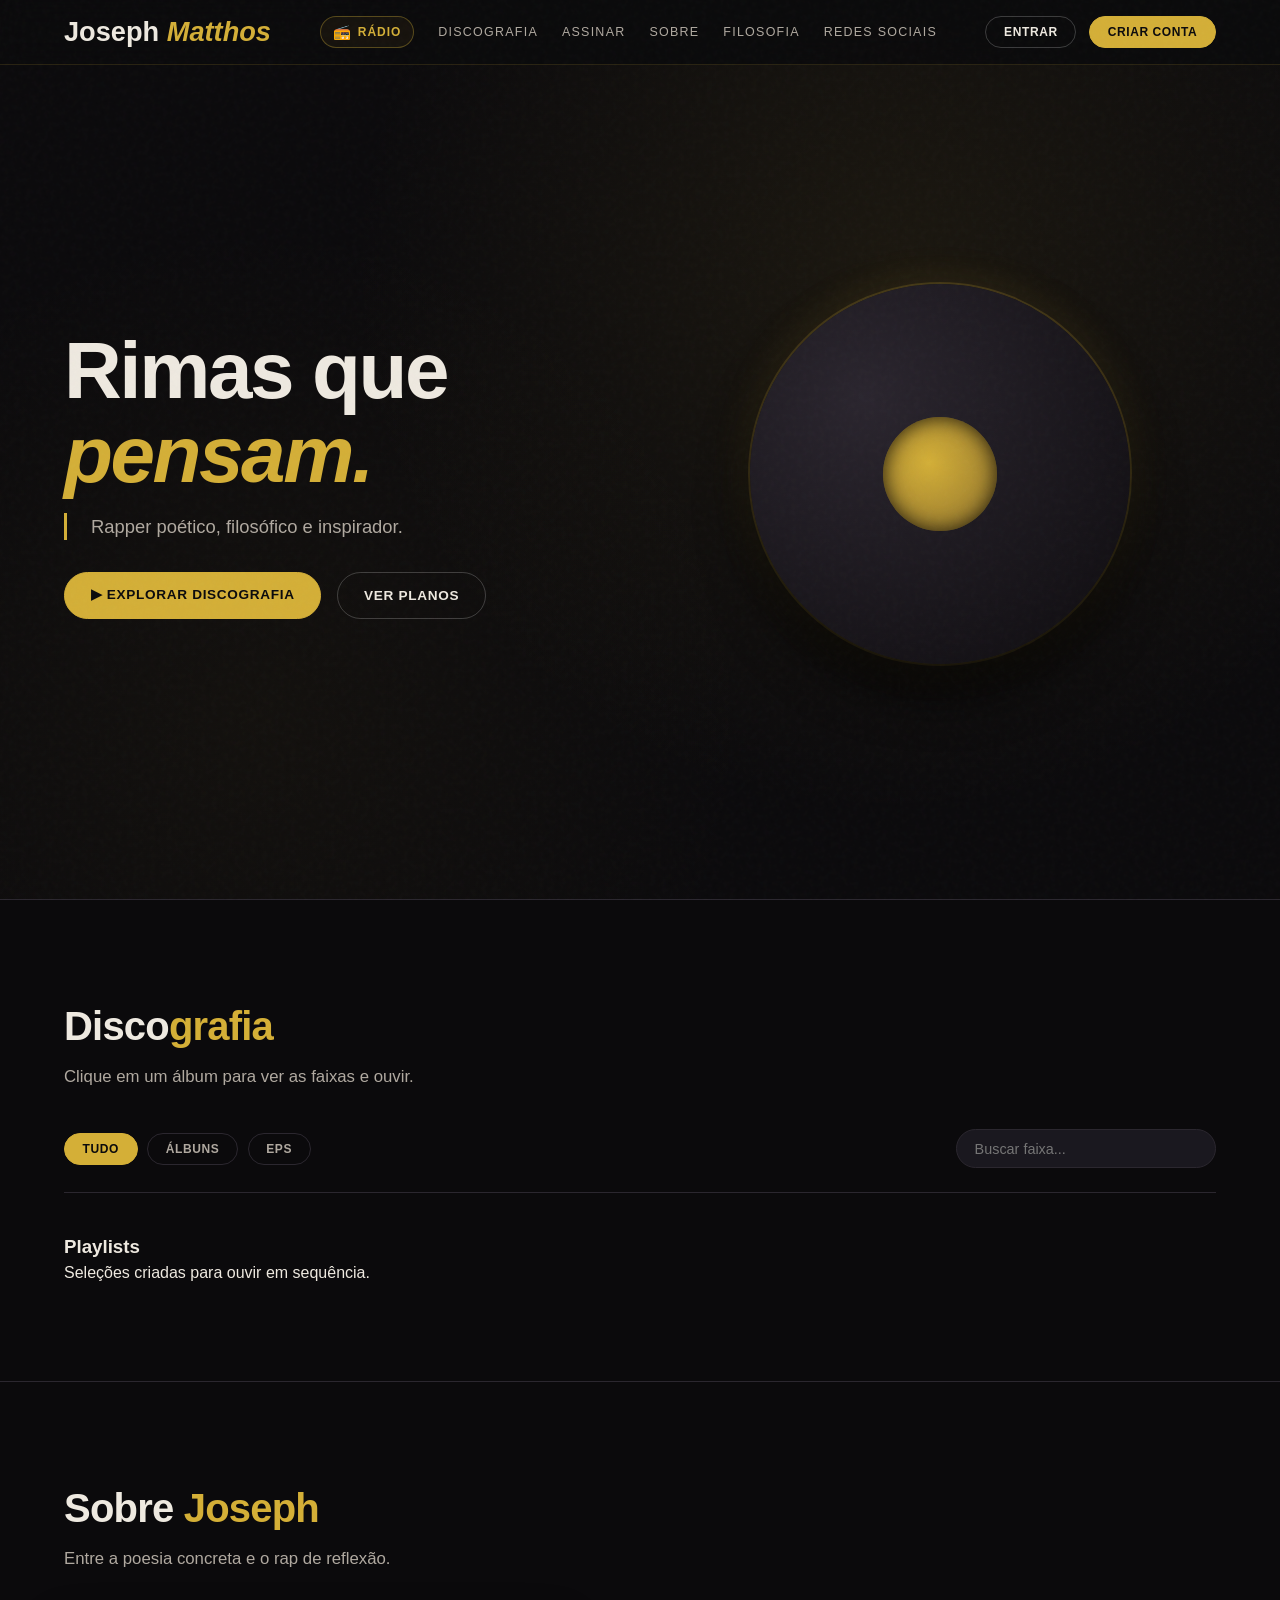
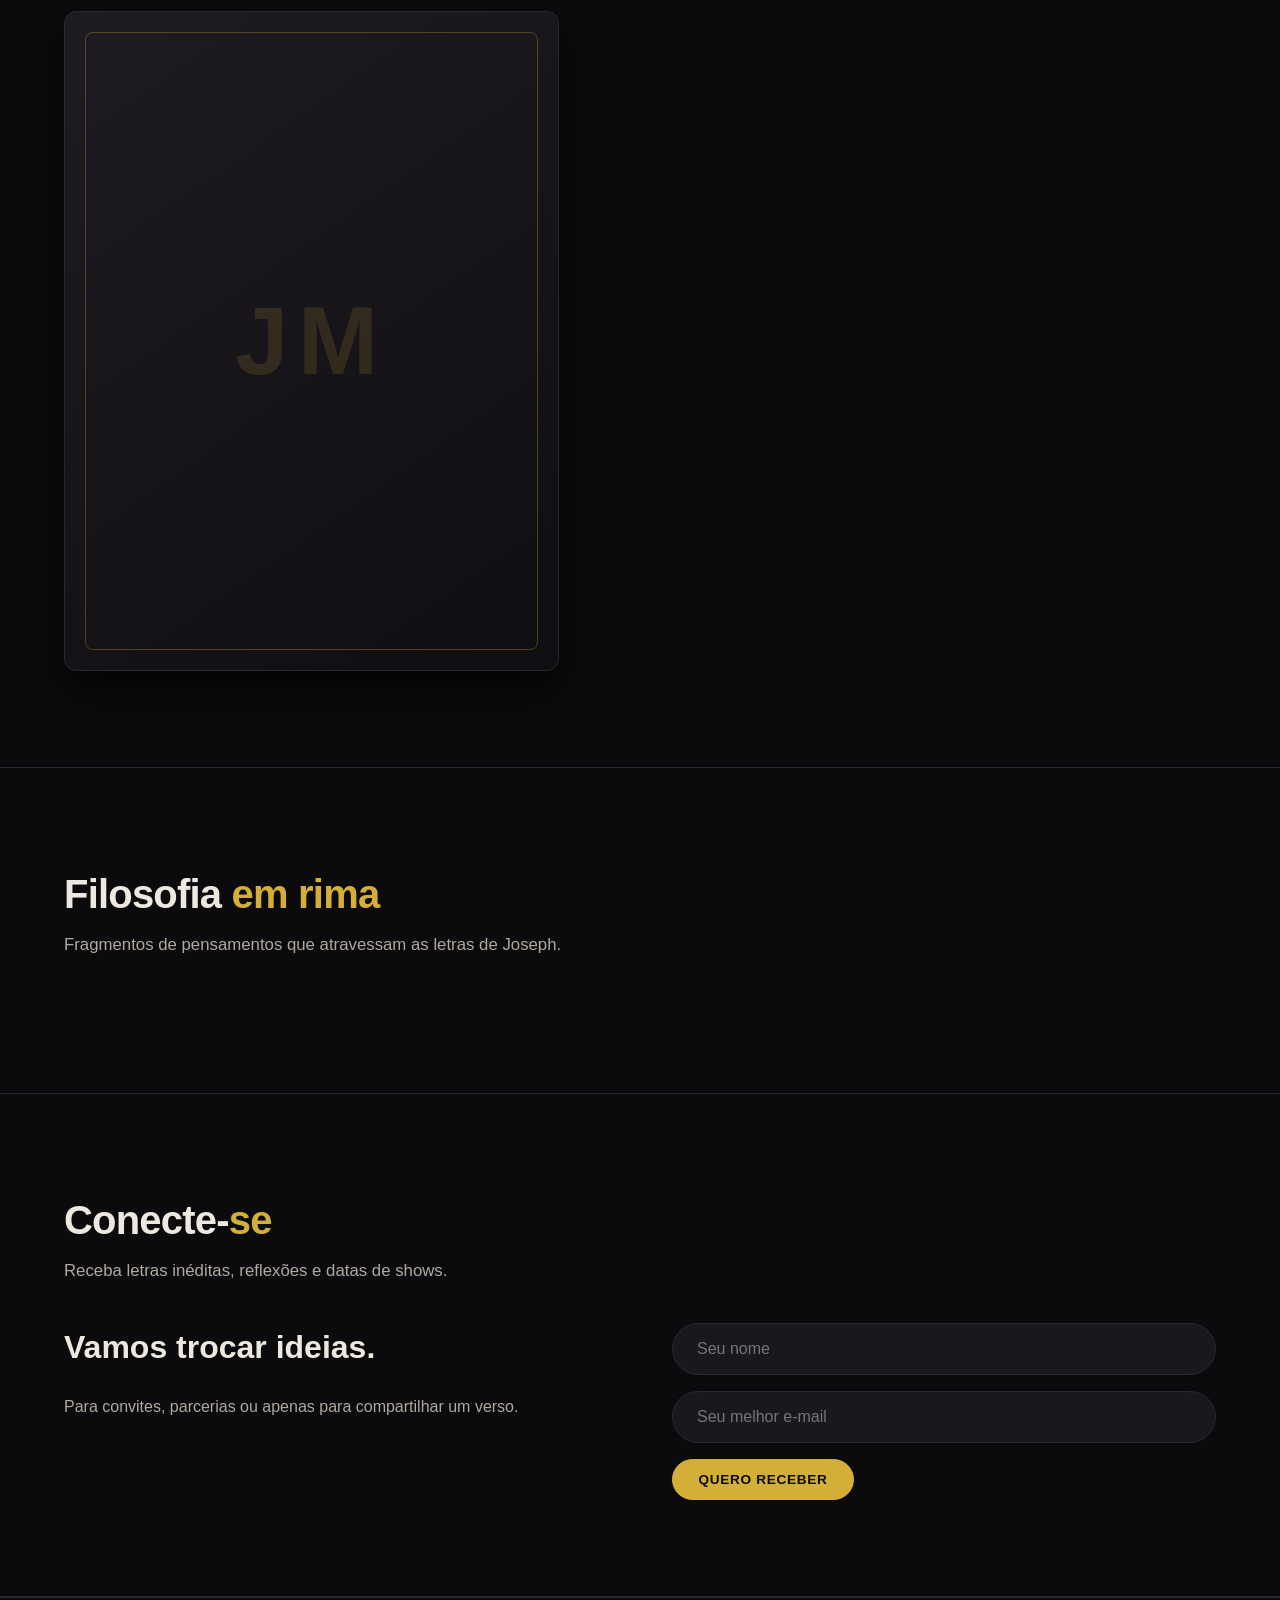
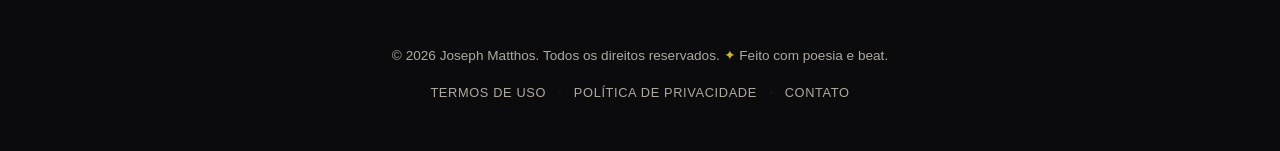
<file: index.html>
<!DOCTYPE html>
<html lang="pt-BR">
<head>
<meta charset="UTF-8">
<meta name="viewport" content="width=device-width, initial-scale=1.0">
<title>Joseph Matthos | Plataforma Oficial</title>
<meta name="description" content="Joseph Matthos — Rapper poético, filosófico e inspirador. Discografia, prévias gratuitas e aluguel de faixas.">
<meta name="author" content="Joseph Matthos">
<meta name="theme-color" content="#0b0a0c">
<link rel="icon" href="data:image/svg+xml,%3Csvg xmlns='http://www.w3.org/2000/svg' viewBox='0 0 100 100'%3E%3Ctext y='.9em' font-size='90'%3E%F0%9F%8E%A4%3C/text%3E%3C/svg%3E">

<!-- ============ Open Graph ============ -->
<meta property="og:type" content="website">
<meta property="og:title" content="Joseph Matthos | Plataforma Oficial">
<meta property="og:description" content="Rimas que pensam. Discografia completa, prévias gratuitas.">
<meta property="og:image" content="https://josephmatthos.vercel.app/assets/img/tema.webp">
<meta property="og:image:alt" content="Banner de Joseph Matthos">
<meta property="og:image:width" content="1200">
<meta property="og:image:height" content="1200">
<meta property="og:image:type" content="image/webp">
<meta property="og:url" content="https://josephmatthos.vercel.app/">
<meta property="og:locale" content="pt_BR">
<meta property="og:site_name" content="Joseph Matthos">

<!-- ============ Twitter Card ============ -->
<meta name="twitter:card" content="summary_large_image">
<meta name="twitter:title" content="Joseph Matthos | Plataforma Oficial">
<meta name="twitter:description" content="Rimas que pensam. Discografia completa, prévias gratuitas.">
<meta name="twitter:image" content="https://josephmatthos.vercel.app/assets/img/boomboombap.webp">

<!-- ============ JSON-LD ============ -->
<script type="application/ld+json">
{"@context":"https://schema.org","@type":"MusicGroup","name":"Joseph Matthos","genre":["Rap","Hip Hop","Poesia"],"description":"Rapper poético, filosófico e inspirador.","url":"https://josephmatthos.vercel.app","image":"https://josephmatthos.vercel.app/assets/img/boomboombap.webp"}
</script>

<!-- ============ AdSense (apenas em produção) ============ -->
<script>
  (function () {
    var host = location.hostname;
    var isLocal = host === 'localhost' || host === '127.0.0.1' || host === '[::1]';
    if (isLocal) return;
    var s = document.createElement('script');
    s.async = true;
    s.src = 'https://pagead2.googlesyndication.com/pagead/js/adsbygoogle.js?client=ca-pub-7190208592008203';
    s.crossOrigin = 'anonymous';
    document.head.appendChild(s);
  })();
</script>

<!-- ============ Fonts ============ -->
<link rel="preconnect" href="https://fonts.googleapis.com">
<link rel="preconnect" href="https://fonts.gstatic.com" crossorigin>
<link href="https://fonts.googleapis.com/css2?family=Inter:opsz,wght@14..32,300..700&family=Playfair+Display:ital,wght@0,400..900;1,400..900&display=swap" rel="stylesheet">

<!-- ============ Font Awesome ============ -->
<link rel="stylesheet" href="https://cdnjs.cloudflare.com/ajax/libs/font-awesome/6.5.1/css/all.min.css" integrity="sha512-DTOQO9RWCH3ppGqcWaEA1BIZOC6xxalwEsw9c2QQeAIftl+Vegovlnee1c9QX4TctnWMn13TZye+giMm8e2LwA==" crossorigin="anonymous" referrerpolicy="no-referrer">

<!-- ============ Estilo principal ============ -->
<link rel="stylesheet" href="css/style.css">
</head>
<body>

<noscript>
  <div style="padding:2rem;text-align:center;color:#eee9e0;background:#0b0a0c;font-family:sans-serif;min-height:100vh;display:flex;align-items:center;justify-content:center;">
    <div>
      <h1 style="font-family:Georgia,serif;color:#d4af37;margin-bottom:1rem;">Joseph Matthos</h1>
      <p>Este site precisa de JavaScript ativado.</p>
    </div>
  </div>
</noscript>

<div id="publicSite">
  <header>
    <div class="container header-inner">
      <a href="#" class="logo" id="siteLogo" aria-label="Página inicial">Joseph <span>Matthos</span></a>
      <nav aria-label="Navegação principal">
        <a href="#" id="navRadioLink" class="nav-radio" aria-label="Abrir Rádio Joseph Matthos"><span class="nav-radio-icon" aria-hidden="true">📻</span><span class="nav-radio-text">Rádio</span></a>
        <a href="#discografia">Discografia</a>
        <a href="#" id="navPlansLink" data-action="open-plans">Assinar</a>
        <a href="#sobre">Sobre</a>
        <a href="#filosofia">Filosofia</a>
        <a href="#contato">Redes Sociais</a>
      </nav>
      <div class="auth-area">
        <button class="btn btn-outline btn-sm" id="loginBtn" aria-label="Entrar na conta">Entrar</button>
        <button class="btn btn-primary btn-sm" id="signupBtn" aria-label="Criar conta gratuita">Criar conta</button>
        <div class="user-chip" id="userChip" role="button" tabindex="0" aria-label="Abrir menu da conta">
          <div class="user-avatar" id="userAvatar">J</div>
          <div class="user-info-mini">
            <div class="user-name-mini" id="userNameMini">Usuário</div>
            <div class="user-plan-mini" id="userPlanMini">Free</div>
          </div>
        </div>
      </div>
    </div>
  </header>

  <section class="hero" id="heroSection" aria-labelledby="heroTitle">
    <div class="container">
      <div class="hero-content">
        <h1 id="heroTitle">Rimas que<br><span class="gold">pensam.</span></h1>
        <p class="hero-sub" id="heroSub">Rapper poético, filosófico e inspirador.</p>
        <div class="hero-cta">
          <a href="#discografia" class="btn btn-primary" id="heroBtnPrimary">▶ Explorar discografia</a>
          <button type="button" class="btn btn-outline" id="heroBtnSecondary" data-action="open-plans">Ver planos</button>
        </div>
      </div>
      <div class="hero-visual">
        <div class="vinyl-container" id="heroVinyl" aria-hidden="true">
          <div class="lyric" id="heroLyric">“Nada acabou. Só estamos começando.”</div>
        </div>
      </div>
    </div>
  </section>

  <section id="discografia" aria-labelledby="discoTitle">
    <div class="container">
      <h2 class="section-title" id="discoTitle">Disco<span class="gold">grafia</span></h2>
      <p class="section-sub" id="discoSub">Clique em um álbum para ver as faixas e ouvir.</p>

      <div class="filter-bar" id="filterBar" aria-label="Filtros de discografia">
        <div class="filter-bar-buttons">
          <button class="filter-btn active" data-filter="all" aria-selected="true">Tudo</button>
          <button class="filter-btn" data-filter="album" aria-selected="false">Álbuns</button>
          <button class="filter-btn" data-filter="ep" aria-selected="false">EPs</button>
        </div>
        <div class="shop-search-wrap">
          <input type="search" id="shopSearch" class="shop-search" placeholder="Buscar faixa..." aria-label="Buscar faixa">
        </div>
      </div>

      <div id="discographyContainer"></div>

      <div class="playlists-panel" id="playlistsPanel" aria-labelledby="playlistsTitle">
        <div class="playlists-heading">
          <div>
            <h3 id="playlistsTitle">Playlists</h3>
            <p>Seleções criadas para ouvir em sequência.</p>
          </div>
        </div>
        <div class="playlists-grid" id="playlistsGrid"></div>
      </div>
    </div>
  </section>

  <section id="sobre" aria-labelledby="sobreTitle">
    <div class="container">
      <h2 class="section-title" id="sobreTitle">Sobre <span class="gold">Joseph</span></h2>
      <p class="section-sub" id="sobreSub">Entre a poesia concreta e o rap de reflexão.</p>
      <div class="sobre-grid">
        <div class="sobre-img" id="sobreImg" aria-hidden="true"></div>
        <div class="sobre-text" id="sobreText"></div>
      </div>
    </div>
  </section>

  <section id="filosofia" aria-labelledby="filosofiaTitle">
    <div class="container">
      <h2 class="section-title" id="filosofiaTitle">Filosofia <span class="gold">em rima</span></h2>
      <p class="section-sub" id="filosofiaSub">Fragmentos de pensamentos que atravessam as letras de Joseph.</p>
      <div class="frases-grid" id="frasesGrid"></div>
    </div>
  </section>

  <section id="contato" aria-labelledby="contatoTitle">
    <div class="container">
      <h2 class="section-title" id="contatoTitle">Conecte-<span class="gold">se</span></h2>
      <p class="section-sub" id="contatoSub">Receba letras inéditas, reflexões e datas de shows.</p>
      <div class="contato-grid">
        <div class="contato-info">
          <h3 id="contatoHeading">Vamos trocar ideias.</h3>
          <p id="contatoDesc">Para convites, parcerias ou apenas para compartilhar um verso.</p>
          <div class="social-links" id="socialLinks"></div>
        </div>
        <form class="newsletter-form" id="newsletterForm">
          <input type="text" placeholder="Seu nome" required aria-label="Seu nome">
          <input type="email" placeholder="Seu melhor e-mail" required aria-label="Seu e-mail">
          <button type="submit" class="btn btn-primary">Quero receber</button>
        </form>
      </div>
    </div>
  </section>

  <footer>
    <div class="container">
      <p id="footerText">© 2026 Joseph Matthos. Todos os direitos reservados. <span class="gold">✦</span> Feito com poesia e beat.</p>
      <nav class="footer-nav" aria-label="Links legais">
        <a href="termos-uso.html">Termos de Uso</a>
        <span aria-hidden="true">·</span>
        <a href="politica-privacidade.html">Política de Privacidade</a>
        <span aria-hidden="true">·</span>
        <a href="#contato">Contato</a>
      </nav>
    </div>
  </footer>

  <!-- Player fixo (oculto por CSS) -->
  <div class="player" id="player" role="region" aria-label="Player de áudio">
    <div class="player-info">
      <div class="player-cover" id="playerCover" aria-hidden="true"></div>
      <div class="player-text">
        <div class="now-label">Tocando agora <span class="preview-badge" id="previewBadge">PRÉVIA 30s</span></div>
        <div class="now-title" id="nowTitle">—</div>
        <div class="now-artist" id="nowArtist">Joseph Matthos</div>
      </div>
    </div>
    <div class="player-center">
      <div class="player-controls">
        <button class="ctrl" id="prevBtn" title="Faixa anterior" aria-label="Faixa anterior">⏮</button>
        <button class="ctrl ctrl-play" id="playBtn" title="Play/Pause" aria-label="Reproduzir ou pausar">▶</button>
        <button class="ctrl" id="nextBtn" title="Próxima faixa" aria-label="Próxima faixa">⏭</button>
      </div>
      <div class="player-progress">
        <span id="currentTime" aria-live="off">0:00</span>
        <div class="progress-bar" id="progressBar" role="slider" aria-label="Progresso da faixa" aria-valuemin="0" aria-valuemax="100" aria-valuenow="0" tabindex="0"><div class="progress-fill" id="progressFill"></div></div>
        <span id="duration" aria-live="off">0:00</span>
      </div>
    </div>
    <div class="player-right">
      <button class="ctrl" id="lyricsBtn" title="Abrir letras" aria-label="Abrir letras">♫</button>
      <div class="volume-wrap">
        <button class="ctrl" id="muteBtn" title="Mudo" aria-label="Ativar ou desativar som">🔊</button>
        <div class="volume-bar" id="volumeBar" role="slider" aria-label="Volume" aria-valuemin="0" aria-valuemax="100" aria-valuenow="80" tabindex="0"><div class="volume-fill" id="volumeFill"></div></div>
      </div>
    </div>
  </div>
  <audio id="audio" preload="auto"></audio>

  <!-- ═══════════════════════════════════════════════════════════
       PLAYER EXPANDIDO — Estilo Spotify + fila + marca d'água
       ═══════════════════════════════════════════════════════════ -->
  <div class="modal-overlay player-modal-overlay" id="expandedPlayerModal" role="dialog" aria-modal="true" aria-labelledby="expandedPlayerTitle">
    <div class="music-player">

      <!-- Toggle mobile: Música / Letra (cabeçalho) -->
      <div class="mobile-tabs" role="tablist">
        <button class="mobile-tab active" data-tab="music" role="tab" aria-selected="true">Música</button>
        <button class="mobile-tab" data-tab="lyrics" role="tab" aria-selected="false">Letra</button>
      </div>

      <!-- Botão tela cheia -->
      <button class="player-fullscreen" id="expandedFullscreenBtn" aria-label="Tela cheia" title="Tela cheia">
        <svg class="icon-enter" viewBox="0 0 24 24" fill="currentColor" aria-hidden="true">
          <path d="M7 14H5v5h5v-2H7v-3zm-2-4h2V7h3V5H5v5zm12 7h-3v2h5v-5h-2v3zM14 5v2h3v3h2V5h-5z"/>
        </svg>
        <svg class="icon-exit" viewBox="0 0 24 24" fill="currentColor" aria-hidden="true">
          <path d="M5 16h3v3h2v-5H5v2zm3-8H5v2h5V5H8v3zm6 11h2v-3h3v-2h-5v5zm2-11V5h-2v5h5V8h-3z"/>
        </svg>
      </button>

      <!-- Botão fechar -->
      <button class="player-close" id="closeExpandedPlayer" aria-label="Fechar player">
        <svg viewBox="0 0 24 24" fill="currentColor">
          <path d="M19 6.41L17.59 5 12 10.59 6.41 5 5 6.41 10.59 12 5 17.59 6.41 19 12 13.41 17.59 19 19 17.59 13.41 12z"/>
        </svg>
      </button>

      <!-- Grid: 2 colunas -->
      <div class="player-grid">

        <!-- COLUNA ESQUERDA: PLAYER -->
        <div class="player-col">
          <div class="player-watermark-area">

            <div class="album-cover" id="expandedPlayerCover" aria-hidden="true"></div>

            <div class="track-info">
              <div class="track-title" id="expandedPlayerTitle">Nenhuma faixa selecionada</div>
              <div class="track-artist" id="expandedPlayerAlbum">Joseph Matthos</div>
            </div>

            <div class="preview-badge" id="expandedPreviewBadge">PRÉVIA 30s</div>

            <div class="progress-container">
              <div class="progress-bar" id="expandedProgressBar" role="slider" aria-label="Progresso" aria-valuemin="0" aria-valuemax="100" aria-valuenow="0" tabindex="0">
                <div class="progress" id="expandedProgressFill"></div>
              </div>
              <div class="time-info">
                <span id="expandedCurrentTime">0:00</span>
                <span id="expandedDuration">0:00</span>
              </div>
            </div>

            <!-- CONTROLES: shuffle, prev, play, next, mute (mesma linha) -->
            <div class="controls">
              <button class="control-btn control-btn-shuffle" id="expandedShuffleBtn" title="Aleatório" aria-label="Aleatório" hidden>
                <svg viewBox="0 0 24 24" fill="currentColor">
                  <path d="M10.59 9.17L5.41 4 4 5.41l5.17 5.17 1.42-1.41zM14.5 4l2.04 2.04L4 18.59 5.41 20 17.96 7.46 20 9.5V4h-5.5zm.33 9.41l-1.41 1.41 3.13 3.13L14.5 20H20v-5.5l-2.04 2.04-3.13-3.13z"/>
                </svg>
              </button>

              <button class="control-btn" id="expandedPrevBtn" title="Anterior" aria-label="Faixa anterior">
                <svg viewBox="0 0 24 24" fill="currentColor">
                  <path d="M6 6h2v12H6zm3.5 6l8.5 6V6z"/>
                </svg>
              </button>

              <button class="control-btn play-btn" id="expandedPlayBtn" title="Play/Pause" aria-label="Reproduzir ou pausar">
                <svg viewBox="0 0 24 24" id="expandedPlayIcon">
                  <path d="M8 5v14l11-7z"/>
                </svg>
              </button>

              <button class="control-btn" id="expandedNextBtn" title="Próxima" aria-label="Próxima faixa">
                <svg viewBox="0 0 24 24" fill="currentColor">
                  <path d="M6 18l8.5-6L6 6v12zM16 6v12h2V6h-2z"/>
                </svg>
              </button>

              <button class="control-btn control-btn-mute" id="expandedMuteBtn" title="Mudo" aria-label="Ativar ou desativar som">
                <svg viewBox="0 0 24 24" fill="currentColor">
                  <path d="M3 9v6h4l5 5V4L7 9H3zm13.5 3c0-1.77-1.02-3.29-2.5-4.03v8.05c1.48-.73 2.5-2.25 2.5-4.02zM14 3.23v2.06c2.89.86 5 3.54 5 6.71s-2.11 5.85-5 6.71v2.06c4.01-.91 7-4.49 7-8.77s-2.99-7.86-7-8.77z"/>
                </svg>
              </button>
            </div>

            <div class="player-actions" id="expandedPlayerActions"></div>

          </div>

          <div class="player-queue" id="expandedPlayerQueue" hidden>
            <div class="player-queue-header">
              <span class="player-queue-label">A seguir</span>
              <span class="player-queue-count" id="expandedQueueCount"></span>
            </div>
            <div class="player-queue-list" id="expandedQueueList"></div>
          </div>

        </div>

        <!-- COLUNA DIREITA: LETRA -->
        <div class="lyrics-col">
          <div class="lyrics-header">
            <h3>Letra</h3>
          </div>
          <div class="lyrics-scroll" id="expandedLyricsContent">
            <p class="lyrics-empty">Toque uma faixa com letra cadastrada.</p>
          </div>
        </div>

      </div>

    </div>
  </div>

  <!-- ====================== MODAIS PÚBLICOS ====================== -->

  <!-- Login -->
  <div class="modal-overlay" id="loginModal" role="dialog" aria-modal="true" aria-labelledby="loginTitle">
    <div class="modal">
      <button class="modal-close" data-close aria-label="Fechar modal">×</button>
      <h2 id="loginTitle">Bem-vindo de volta</h2>
      <p class="sub">Entre para acessar a discografia completa.</p>
      <form id="loginForm">
        <div class="form-group"><label for="loginEmail">E-mail</label><input type="email" id="loginEmail" required autocomplete="email"></div>
        <div class="form-group"><label for="loginPassword">Senha</label><input type="password" id="loginPassword" required autocomplete="current-password"></div>
        <div class="form-error" id="loginError" role="alert"></div>
        <button type="submit" class="btn btn-primary btn-block" style="margin-top:0.5rem;">Entrar</button>
      </form>
      <div class="modal-switch">Não tem conta? <a id="switchToSignup">Criar agora</a></div>
    </div>
  </div>

  <!-- Signup -->
  <div class="modal-overlay" id="signupModal" role="dialog" aria-modal="true" aria-labelledby="signupTitle">
    <div class="modal">
      <button class="modal-close" data-close aria-label="Fechar modal">×</button>
      <h2 id="signupTitle">Criar conta</h2>
      <p class="sub">Comece grátis. Ouça prévias de toda a discografia.</p>
      <form id="signupForm">
        <div class="form-group"><label for="signupName">Nome</label><input type="text" id="signupName" required autocomplete="name"></div>
        <div class="form-group"><label for="signupEmail">E-mail</label><input type="email" id="signupEmail" required autocomplete="email"></div>
        <div class="form-group"><label for="signupPassword">Senha (mín. 8)</label><input type="password" id="signupPassword" required minlength="8" autocomplete="new-password"></div>
        <div class="form-error" id="signupError" role="alert"></div>
        <button type="submit" class="btn btn-primary btn-block" style="margin-top:0.5rem;">Criar conta grátis</button>
      </form>
      <div class="modal-switch">Já tem conta? <a id="switchToLogin">Entrar</a></div>
    </div>
  </div>

  <!-- Conta -->
  <div class="modal-overlay" id="accountModal" role="dialog" aria-modal="true" aria-labelledby="accountName">
    <div class="modal">
      <button class="modal-close" data-close aria-label="Fechar modal">×</button>
      <div style="display:flex;align-items:center;gap:1rem;padding-bottom:1.5rem;border-bottom:1px solid var(--border);margin-bottom:1.5rem;">
        <div class="user-avatar" id="accountAvatar" style="width:60px;height:60px;font-size:1.6rem;" aria-hidden="true">J</div>
        <div>
          <div id="accountName" style="font-family:var(--font-serif);font-size:1.4rem;font-weight:700;">Usuário</div>
          <div style="color:var(--text-dim);font-size:0.85rem;" id="accountEmail">email@exemplo.com</div>
        </div>
      </div>
      <div style="background:var(--card);border:1px solid var(--border);border-radius:12px;padding:1.2rem;margin-bottom:1rem;">
        <div style="font-size:0.7rem;letter-spacing:0.1em;text-transform:uppercase;color:var(--text-dim);font-weight:600;margin-bottom:0.4rem;">Plano atual</div>
        <div style="font-family:var(--font-serif);font-size:1.4rem;font-weight:700;color:var(--accent);" id="accountPlanValue">Free</div>
        <div style="font-size:0.8rem;color:var(--text-dim);margin-top:0.3rem;" id="accountPlanDesc">Acesso apenas a prévias.</div>
      </div>
      <div id="accountActions"></div>
      <button class="btn btn-outline btn-block" id="logoutBtn" style="margin-top:1rem;">Sair da conta</button>
    </div>
  </div>

  <!-- ═══════════════════════════════════════════════════════════
       RÁDIO JOSEPH MATTHOS — exclusivo para assinantes
       ═══════════════════════════════════════════════════════════ -->
  <div class="modal-overlay" id="radioModal" role="dialog" aria-modal="true" aria-labelledby="radioTitle">
    <div class="modal modal-wide">
      <button class="modal-close" data-close aria-label="Fechar rádio">×</button>

      <div class="radio-header">
        <div class="radio-icon" aria-hidden="true">📻</div>
        <h2 id="radioTitle">Rádio <span style="color:var(--accent);">Joseph Matthos</span></h2>
        <p class="sub" id="radioSub">Toda a discografia, em ordem aleatória, sem parar.</p>
      </div>

      <div id="radioContent">
        <!-- Preenchido por js/radio.js -->
      </div>
    </div>
  </div>

  <!-- ═══════════════════════════════════════════════════════════
       MODAL DE ALUGUEL — escolha da duração
       ═══════════════════════════════════════════════════════════ -->
  <div class="modal-overlay" id="rentModal" role="dialog" aria-modal="true" aria-labelledby="rentModalTitle">
    <div class="modal">
      <button class="modal-close" data-close aria-label="Fechar modal">×</button>
      <h2 id="rentModalTitle">Alugar <span style="color:var(--accent);">faixa</span></h2>
      <p class="sub" id="rentModalSub">Escolha por quanto tempo quer ouvir.</p>

      <div class="rent-track-info" id="rentTrackInfo">
        <div class="rent-track-cover" id="rentTrackCover"></div>
        <div class="rent-track-meta">
          <div class="rent-track-title" id="rentTrackTitle">—</div>
          <div class="rent-track-album" id="rentTrackAlbum">—</div>
        </div>
      </div>

      <div class="rent-options" id="rentOptions"></div>

      <div class="form-error" id="rentError" role="alert"></div>

      <button class="btn btn-primary btn-block" id="rentConfirmBtn" style="margin-top:0.5rem;">
        Continuar para pagamento
      </button>

      <div class="modal-switch">
        Ou <a data-action="open-plans">assine o Premium</a> e ouça tudo sem limites.
      </div>
    </div>
  </div>

  <!-- Planos (ASSINATURA) -->
  <div class="modal-overlay" id="plansModal" role="dialog" aria-modal="true" aria-labelledby="plansModalTitle">
    <div class="modal modal-xl">
      <button class="modal-close" data-close aria-label="Fechar planos">×</button>
      <h2 id="plansModalTitle">Escolha seu <span style="color:var(--accent);">plano</span></h2>
      <p class="sub" id="plansModalSub">Apoie a arte independente e tenha acesso ilimitado.</p>
      <div class="plans-grid" id="plansGrid"></div>
    </div>
  </div>

</div>

<!-- ============ PAINEL ADMIN ============ -->
<div id="adminSite" style="display:none;">
  <div id="adminLogin" class="admin-login-wrap">
    <div class="admin-login-card">
      <div class="brand"><h1>Acesso Restrito</h1><p>Painel Administrativo</p></div>
      <form id="adminLoginForm">
        <div class="form-group"><label for="adminUser">Usuário</label><input type="text" id="adminUser" required autocomplete="username"></div>
        <div class="form-group"><label for="adminPass">Senha</label><input type="password" id="adminPass" required autocomplete="current-password"></div>
        <div class="form-error" id="adminLoginError" role="alert"></div>
        <button type="submit" class="btn btn-primary btn-block" style="margin-top:0.5rem;">Entrar no painel</button>
      </form>
      <button type="button" class="btn btn-ghost btn-block" id="adminForgotPassword" style="margin-top:0.75rem;">Esqueci minha senha</button>
      <div class="modal-switch" style="margin-top:1.5rem;"><a id="backToSiteFromLogin">← Voltar ao site</a></div>
    </div>
  </div>

  <div id="adminDashboard" class="admin-layout" style="display:none;">
    <aside class="admin-sidebar">
      <div class="brand"><h2>Painel</h2><p>Joseph Matthos</p></div>
      <nav class="admin-nav" aria-label="Navegação do painel">
        <button class="active" data-tab="dashboard"><span class="ico">📊</span> Dashboard</button>
        <button data-tab="geral"><span class="ico">⚙️</span> Geral</button>
        <button data-tab="hero"><span class="ico">🎬</span> Hero</button>
        <button data-tab="sobre"><span class="ico">👤</span> Sobre</button>
        <button data-tab="filosofia"><span class="ico">💭</span> Filosofia</button>
        <button data-tab="discografia"><span class="ico">💿</span> Discografia</button>
        <button data-tab="vendas"><span class="ico">💰</span> Vendas</button>
        <button data-tab="planos"><span class="ico">💳</span> Planos</button>
        <button data-tab="contato"><span class="ico">📞</span> Contato</button>
        <button data-tab="usuarios"><span class="ico">👥</span> Usuários</button>
        <button data-tab="aparencia"><span class="ico">🎨</span> Aparência</button>
        <button data-tab="backup"><span class="ico">💾</span> Backup</button>
      </nav>
      <div style="padding:1.5rem;margin-top:1rem;border-top:1px solid var(--border);">
        <button class="btn btn-outline btn-sm btn-block" id="adminViewSite">👁 Ver site</button>
        <button class="btn btn-ghost btn-sm btn-block" id="adminLogout" style="margin-top:0.5rem;">Sair</button>
      </div>
    </aside>

    <main class="admin-main">
      <div class="admin-topbar">
        <h1 id="adminTabTitle">Dashboard</h1>
        <div class="actions">
          <button class="btn btn-outline btn-sm" id="adminResetBtn">↺ Restaurar padrão</button>
          <button class="btn btn-primary btn-sm" id="adminSaveBtn">💾 Salvar alterações</button>
        </div>
      </div>

      <div class="admin-section active" id="tab-dashboard">
        <div class="stats-grid" id="statsGrid"></div>
        <div class="admin-card"><h3>Atividade recente <span class="hint">últimos cadastros</span></h3><div id="recentUsersTable"></div></div>
      </div>

      <div class="admin-section" id="tab-geral">
        <div class="admin-card">
          <h3>Identidade do site</h3>
          <div class="form-row">
            <div class="form-group"><label>Nome do artista (logo)</label><input type="text" data-content="branding.nameParts.first"></div>
            <div class="form-group"><label>Nome destacado</label><input type="text" data-content="branding.nameParts.accent"></div>
          </div>
          <div class="form-group"><label>Texto do rodapé</label><input type="text" data-content="branding.footer"></div>
          <div class="form-group"><label>Imagem de fundo (URL ou upload)</label>
            <input type="text" id="bgImageInput" data-content="branding.bgImage" placeholder="assets/img/tema.webp">
            <div class="upload-zone" data-upload-target="bgUpload" style="margin-top:.5rem;">
              <span>Clique para enviar imagem de fundo</span>
              <input type="file" id="bgUpload" accept="image/*" hidden>
            </div>
            <div id="bgPreview" class="admin-img-preview"></div>
          </div>
        </div>
      </div>

      <div class="admin-section" id="tab-hero">
        <div class="admin-card">
          <h3>Hero</h3>
          <div class="form-group"><label>Título (com HTML permitido: span.gold, br)</label><input type="text" data-content="hero.title"></div>
          <div class="form-group"><label>Subtítulo</label><input type="text" data-content="hero.subtitle"></div>
          <div class="form-row">
            <div class="form-group"><label>Texto do botão principal</label><input type="text" data-content="hero.primaryBtn.text"></div>
            <div class="form-group"><label>Link do botão principal</label><input type="text" data-content="hero.primaryBtn.link"></div>
          </div>
          <div class="form-group"><label>Texto do botão secundário</label><input type="text" data-content="hero.secondaryBtn.text"></div>
          <div class="form-row">
            <div class="form-group"><label>Frase do vinil</label><input type="text" data-content="hero.vinyl.lyric"></div>
            <div class="form-group"><label>Imagem do vinil (URL)</label><input type="text" data-content="hero.vinyl.image"></div>
          </div>
          <div class="upload-zone" data-upload-target="vinylUpload">
            <span>Enviar imagem do vinil</span>
            <input type="file" id="vinylUpload" accept="image/*" hidden>
          </div>
          <div id="vinylPreview" class="admin-img-preview"></div>
        </div>
      </div>

      <div class="admin-section" id="tab-sobre">
        <div class="admin-card">
          <h3>Sobre</h3>
          <div class="form-group"><label>Título (HTML permitido)</label><input type="text" data-content="sobre.title"></div>
          <div class="form-group"><label>Subtítulo</label><input type="text" data-content="sobre.subtitle"></div>
          <div class="form-group"><label>Parágrafos (um por linha)</label><textarea rows="6" data-content="sobre.paragraphs"></textarea></div>
          <div class="form-group"><label>Citação</label><input type="text" data-content="sobre.quote"></div>
          <div class="form-group"><label>Imagem (URL)</label><input type="text" data-content="sobre.image"></div>
          <div class="upload-zone" data-upload-target="sobreUpload">
            <span>Enviar imagem Sobre</span>
            <input type="file" id="sobreUpload" accept="image/*" hidden>
          </div>
          <div id="sobrePreview" class="admin-img-preview"></div>
        </div>
      </div>

      <div class="admin-section" id="tab-filosofia">
        <div class="admin-card">
          <h3>Filosofia <button class="btn btn-outline btn-sm" id="addFraseBtn" style="float:right;">+ Frase</button></h3>
          <div id="frasesEditor"></div>
        </div>
      </div>

      <div class="admin-section" id="tab-discografia">
       <div class="admin-card">
    <h3>Discografia <span class="hint">álbuns e faixas</span></h3>
    <div id="albumsEditor"></div>
       </div>
      </div>

      <div class="admin-section" id="tab-vendas">
        <div class="admin-card">
          <h3>Vendas <button class="btn btn-outline btn-sm" id="salesRefresh" style="float:right;">↻ Atualizar</button></h3>
          <div id="salesContent"></div>
        </div>
      </div>

      <div class="admin-section" id="tab-planos">
        <div class="admin-card">
          <h3>Planos</h3>
          <div id="plansEditor"></div>
        </div>
      </div>

      <div class="admin-section" id="tab-contato">
        <div class="admin-card">
          <h3>Contato <button class="btn btn-outline btn-sm" id="addSocialBtn" style="float:right;">+ Rede social</button></h3>
          <div class="form-group"><label>Título (HTML permitido)</label><input type="text" data-content="contato.title"></div>
          <div class="form-group"><label>Subtítulo</label><input type="text" data-content="contato.subtitle"></div>
          <div class="form-group"><label>Heading</label><input type="text" data-content="contato.heading"></div>
          <div class="form-group"><label>Descrição</label><input type="text" data-content="contato.description"></div>
          <div id="socialsEditor"></div>
        </div>
      </div>

      <div class="admin-section" id="tab-usuarios">
        <div class="admin-card">
          <h3>Usuários <button class="btn btn-outline btn-sm" id="usersRefresh" style="float:right;">↻ Atualizar</button></h3>
          <div id="usersTable"></div>
        </div>
      </div>

      <div class="admin-section" id="tab-aparencia">
        <div class="admin-card">
          <h3>Aparência</h3>
          <div class="form-row">
            <div class="form-group"><label>Cor de destaque</label><input type="color" data-content="aparencia.accent"></div>
            <div class="form-group"><label>Cor de fundo</label><input type="color" data-content="aparencia.bg"></div>
          </div>
          <div class="form-row">
            <div class="form-group"><label>Cor do texto</label><input type="color" data-content="aparencia.text"></div>
            <div class="form-group"><label>Cor de destaque escura</label><input type="color" data-content="aparencia.accentDark"></div>
          </div>
        </div>
      </div>

      <div class="admin-section" id="tab-backup">
        <div class="admin-card">
          <h3>Backup</h3>
          <p class="hint">Exporte ou importe todo o conteúdo do site.</p>
          <div id="backupInfo"></div>
          <div style="display:flex;gap:.5rem;margin-top:1rem;flex-wrap:wrap;">
            <button class="btn btn-outline btn-sm" id="exportBtn">⬇ Exportar JSON</button>
            <label class="btn btn-outline btn-sm" for="importFile">⬆ Importar JSON</label>
            <input type="file" id="importFile" accept="application/json" hidden>
          </div>
        </div>
      </div>
    </main>
  </div>
</div>

<!-- ============ MODAL GENÉRICO DO ADMIN ============ -->
<div id="adminModal" class="admin-modal-overlay" aria-hidden="true">
  <div class="admin-modal">
    <div id="adminModalContent"></div>
  </div>
</div>

<!-- ============ SCRIPTS ============ -->
<script type="module" src="js/site.js"></script>
<script type="module" src="js/admin/index.js"></script>
</body>
</html>
</file>
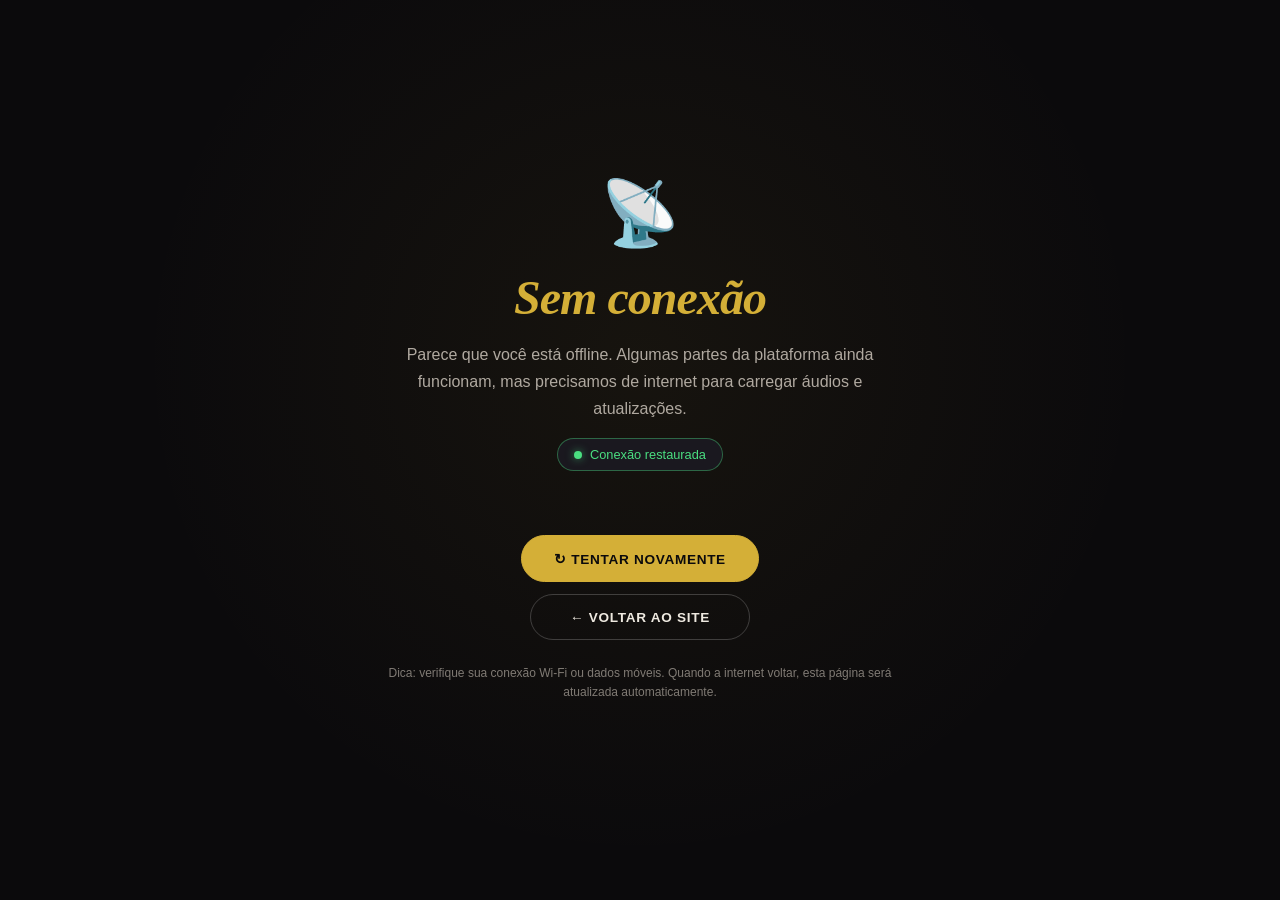
<file: offline.html>
<!DOCTYPE html>
<html lang="pt-BR">
<head>
<meta charset="UTF-8">
<meta name="viewport" content="width=device-width, initial-scale=1.0">
<title>Sem conexão | Joseph Matthos</title>
<meta name="description" content="Você está offline. Algumas funcionalidades da plataforma precisam de internet.">
<meta name="robots" content="noindex, follow">
<meta name="theme-color" content="#0b0a0c">
<link rel="icon" href="data:image/svg+xml,%3Csvg xmlns='http://www.w3.org/2000/svg' viewBox='0 0 100 100'%3E%3Ctext y='.9em' font-size='90'%3E%F0%9F%8E%A4%3C/text%3E%3C/svg%3E">

<!--
  ⚠️ NÃO carregar Google Fonts aqui.
  Esta página é servida offline. Recursos externos falham
  silenciosamente e atrasam o render.
  Usamos system fonts com fallback tipográfico.
-->

<style>
  * { margin: 0; padding: 0; box-sizing: border-box; }

  :root {
    --bg: #0b0a0c;
    --card: #1a181f;
    --text: #eee9e0;
    --text-dim: #b0a9a0;
    --accent: #d4af37;
    --border: #2b272f;

    /* Tipografia com fallback de sistema */
    --font-serif: 'Playfair Display', Georgia, 'Times New Roman', 'Liberation Serif', serif;
    --font-sans: 'Inter', -apple-system, BlinkMacSystemFont, 'Segoe UI', Roboto,
                 'Helvetica Neue', Arial, 'Liberation Sans', sans-serif;
  }

  body {
    min-height: 100vh;
    background: var(--bg);
    color: var(--text);
    font-family: var(--font-sans);
    font-size: 16px;
    -webkit-font-smoothing: antialiased;
    -moz-osx-font-smoothing: grayscale;
    display: flex;
    align-items: center;
    justify-content: center;
    padding: 2rem;
    text-align: center;
    background-image:
      radial-gradient(circle at 50% 40%, rgba(212, 175, 55, 0.06), transparent 60%);
  }

  .container {
    max-width: 520px;
    width: 100%;
    animation: fadeIn 0.5s ease;
  }

  @keyframes fadeIn {
    from { opacity: 0; transform: translateY(10px); }
    to   { opacity: 1; transform: translateY(0); }
  }

  .icon {
    font-size: 4rem;
    margin-bottom: 1.5rem;
    display: inline-block;
    animation: pulse 2.4s ease-in-out infinite;
    /* Fallback de emoji caso a fonte de símbolos não carregue */
    line-height: 1;
    font-family: 'Apple Color Emoji', 'Segoe UI Emoji', 'Noto Color Emoji', sans-serif;
  }

  @keyframes pulse {
    0%, 100% { transform: scale(1);    opacity: 0.6; }
    50%      { transform: scale(1.08); opacity: 1; }
  }

  h1 {
    font-family: var(--font-serif);
    font-size: clamp(2rem, 6vw, 3rem);
    color: var(--accent);
    margin-bottom: 1rem;
    font-style: italic;
    font-weight: 700;
    letter-spacing: -0.02em;
    line-height: 1.15;
  }

  p {
    color: var(--text-dim);
    line-height: 1.7;
    margin-bottom: 1rem;
    font-size: 1rem;
  }

  .status {
    display: inline-flex;
    align-items: center;
    gap: 0.5rem;
    padding: 0.5rem 1rem;
    background: var(--card);
    border: 1px solid var(--border);
    border-radius: 40px;
    font-size: 0.8rem;
    color: var(--text-dim);
    margin-bottom: 2rem;
    transition: border-color 0.3s ease, color 0.3s ease;
  }

  .status.online {
    border-color: rgba(74, 222, 128, 0.4);
    color: #4ade80;
  }

  .status-dot {
    width: 8px;
    height: 8px;
    border-radius: 50%;
    background: #f87171;
    transition: background 0.3s ease, box-shadow 0.3s ease;
  }

  .status.online .status-dot {
    background: #4ade80;
    box-shadow: 0 0 8px rgba(74, 222, 128, 0.6);
  }

  .actions {
    display: flex;
    flex-direction: column;
    gap: 0.75rem;
    margin-top: 2rem;
    align-items: center;
  }

  .btn {
    display: inline-flex;
    align-items: center;
    justify-content: center;
    gap: 0.5rem;
    padding: 0.9rem 2rem;
    text-decoration: none;
    border-radius: 40px;
    font-weight: 600;
    text-transform: uppercase;
    letter-spacing: 0.05em;
    font-size: 0.85rem;
    transition: background 0.3s ease, color 0.3s ease,
                border-color 0.3s ease, box-shadow 0.3s ease;
    border: 1px solid transparent;
    cursor: pointer;
    font-family: inherit;
    min-width: 220px;
  }

  .btn-primary {
    background: var(--accent);
    color: var(--bg);
    border-color: var(--accent);
  }
  .btn-primary:hover:not(:disabled) {
    background: transparent;
    color: var(--accent);
    box-shadow: 0 0 25px rgba(212, 175, 55, 0.25);
  }

  .btn-outline {
    background: transparent;
    color: var(--text);
    border-color: rgba(255, 255, 255, 0.2);
  }
  .btn-outline:hover {
    border-color: var(--accent);
    color: var(--accent);
  }

  .btn:focus-visible {
    outline: 2px solid var(--accent);
    outline-offset: 3px;
  }

  .btn:disabled {
    opacity: 0.5;
    cursor: wait;
  }

  .hint {
    margin-top: 1.5rem;
    font-size: 0.75rem;
    color: var(--text-dim);
    opacity: 0.7;
    line-height: 1.6;
  }

  @media (prefers-reduced-motion: reduce) {
    *, *::before, *::after {
      animation-duration: 0.01ms !important;
      animation-iteration-count: 1 !important;
      transition-duration: 0.01ms !important;
    }
  }
</style>
</head>
<body>
  <main class="container" role="main">
    <div class="icon" aria-hidden="true">📡</div>

    <h1>Sem conexão</h1>

    <p>
      Parece que você está offline. Algumas partes da plataforma ainda
      funcionam, mas precisamos de internet para carregar áudios e
      atualizações.
    </p>

    <div class="status" id="status" role="status" aria-live="polite">
      <span class="status-dot" aria-hidden="true"></span>
      <span id="statusText">Você está offline</span>
    </div>

    <div class="actions">
      <button type="button" class="btn btn-primary" id="retryBtn" aria-label="Tentar carregar novamente">
        ↻ Tentar novamente
      </button>
      <a href="/" class="btn btn-outline" id="homeLink" aria-label="Voltar para a página inicial">
        ← Voltar ao site
      </a>
    </div>

    <p class="hint">
      Dica: verifique sua conexão Wi-Fi ou dados móveis. Quando a internet
      voltar, esta página será atualizada automaticamente.
    </p>
  </main>

  <noscript>
    <style>
      .actions, .status { display: none; }
    </style>
    <p style="margin-top:2rem;">
      <a href="/" style="color:#d4af37;">← Voltar ao site</a>
    </p>
  </noscript>

<script>
(function () {
  var retryBtn = document.getElementById('retryBtn');
  var homeLink = document.getElementById('homeLink');
  var statusEl = document.getElementById('status');
  var statusText = document.getElementById('statusText');

  function setOnline() {
    statusEl.classList.add('online');
    statusText.textContent = 'Conexão restaurada';
  }

  function setOffline() {
    statusEl.classList.remove('online');
    statusText.textContent = 'Você está offline';
  }

  function updateStatus() {
    if (navigator.onLine) setOnline();
    else setOffline();
  }

  // Ping real: HEAD na própria origem, sem cache. Só considera online se response.ok.
  function ping() {
    return fetch(window.location.origin + '/?ping=' + Date.now(), {
      method: 'HEAD',
      cache: 'no-store',
      redirect: 'follow'
    }).then(function (res) {
      return res && res.ok;
    }).catch(function () {
      return false;
    });
  }

  function checkAndMaybeReload() {
    ping().then(function (ok) {
      if (ok) {
        setOnline();
        setTimeout(function () { window.location.reload(); }, 600);
      } else {
        setOffline();
      }
    });
  }

  retryBtn.addEventListener('click', function () {
    retryBtn.disabled = true;
    var originalText = retryBtn.textContent;
    retryBtn.textContent = 'Verificando...';

    ping().then(function (ok) {
      if (ok) {
        retryBtn.textContent = 'Conectado! Recarregando...';
        window.location.reload();
      } else {
        retryBtn.disabled = false;
        retryBtn.textContent = originalText;
        setOffline();
      }
    });
  });

  // Impede navegação se ainda offline
  homeLink.addEventListener('click', function (e) {
    if (!navigator.onLine) {
      e.preventDefault();
      setOffline();
      statusEl.animate(
        [
          { transform: 'translateX(0)' },
          { transform: 'translateX(-4px)' },
          { transform: 'translateX(4px)' },
          { transform: 'translateX(0)' }
        ],
        { duration: 250 }
      );
    }
  });

  window.addEventListener('online', function () {
    setOnline();
    setTimeout(function () { window.location.reload(); }, 800);
  });

  window.addEventListener('offline', setOffline);

  updateStatus();

  // Se navigator.onLine disser online, confirma com ping real
  if (navigator.onLine) {
    checkAndMaybeReload();
  }
})();
</script>
</body>
</html>
</file>
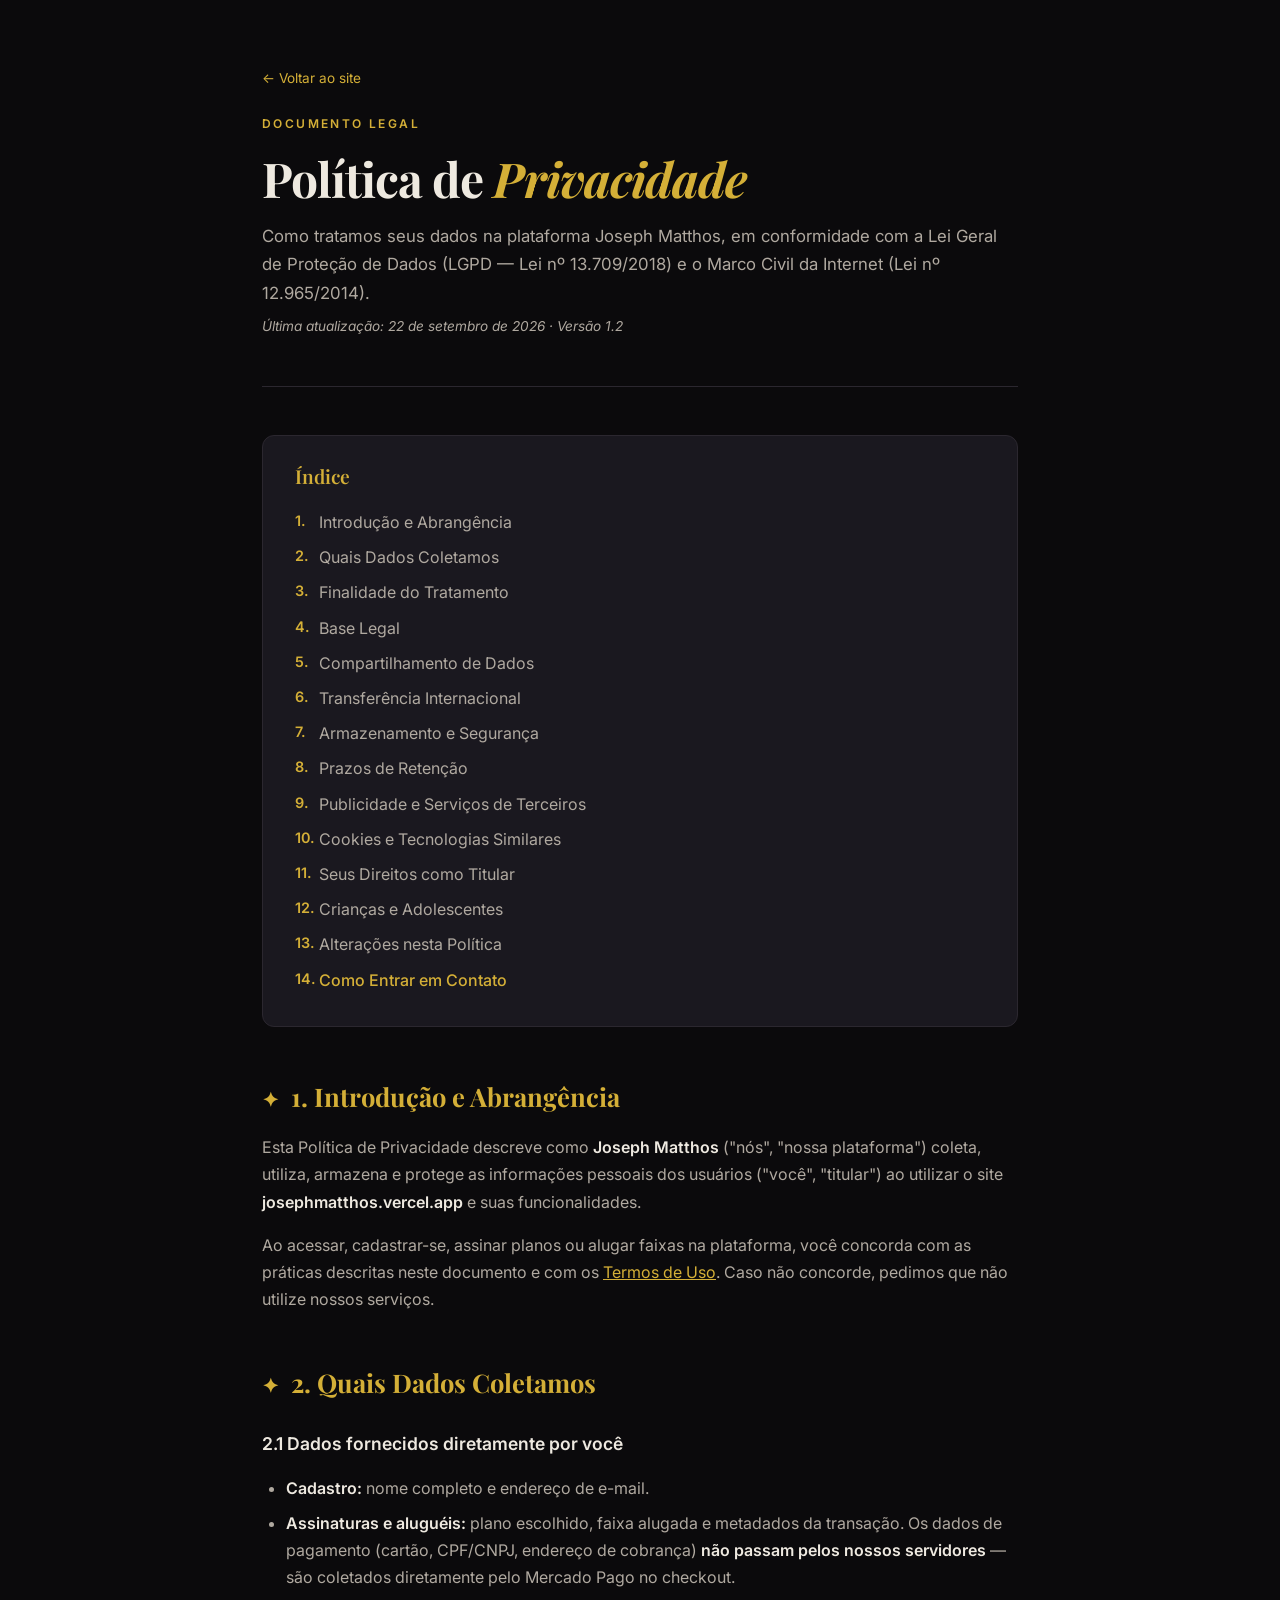
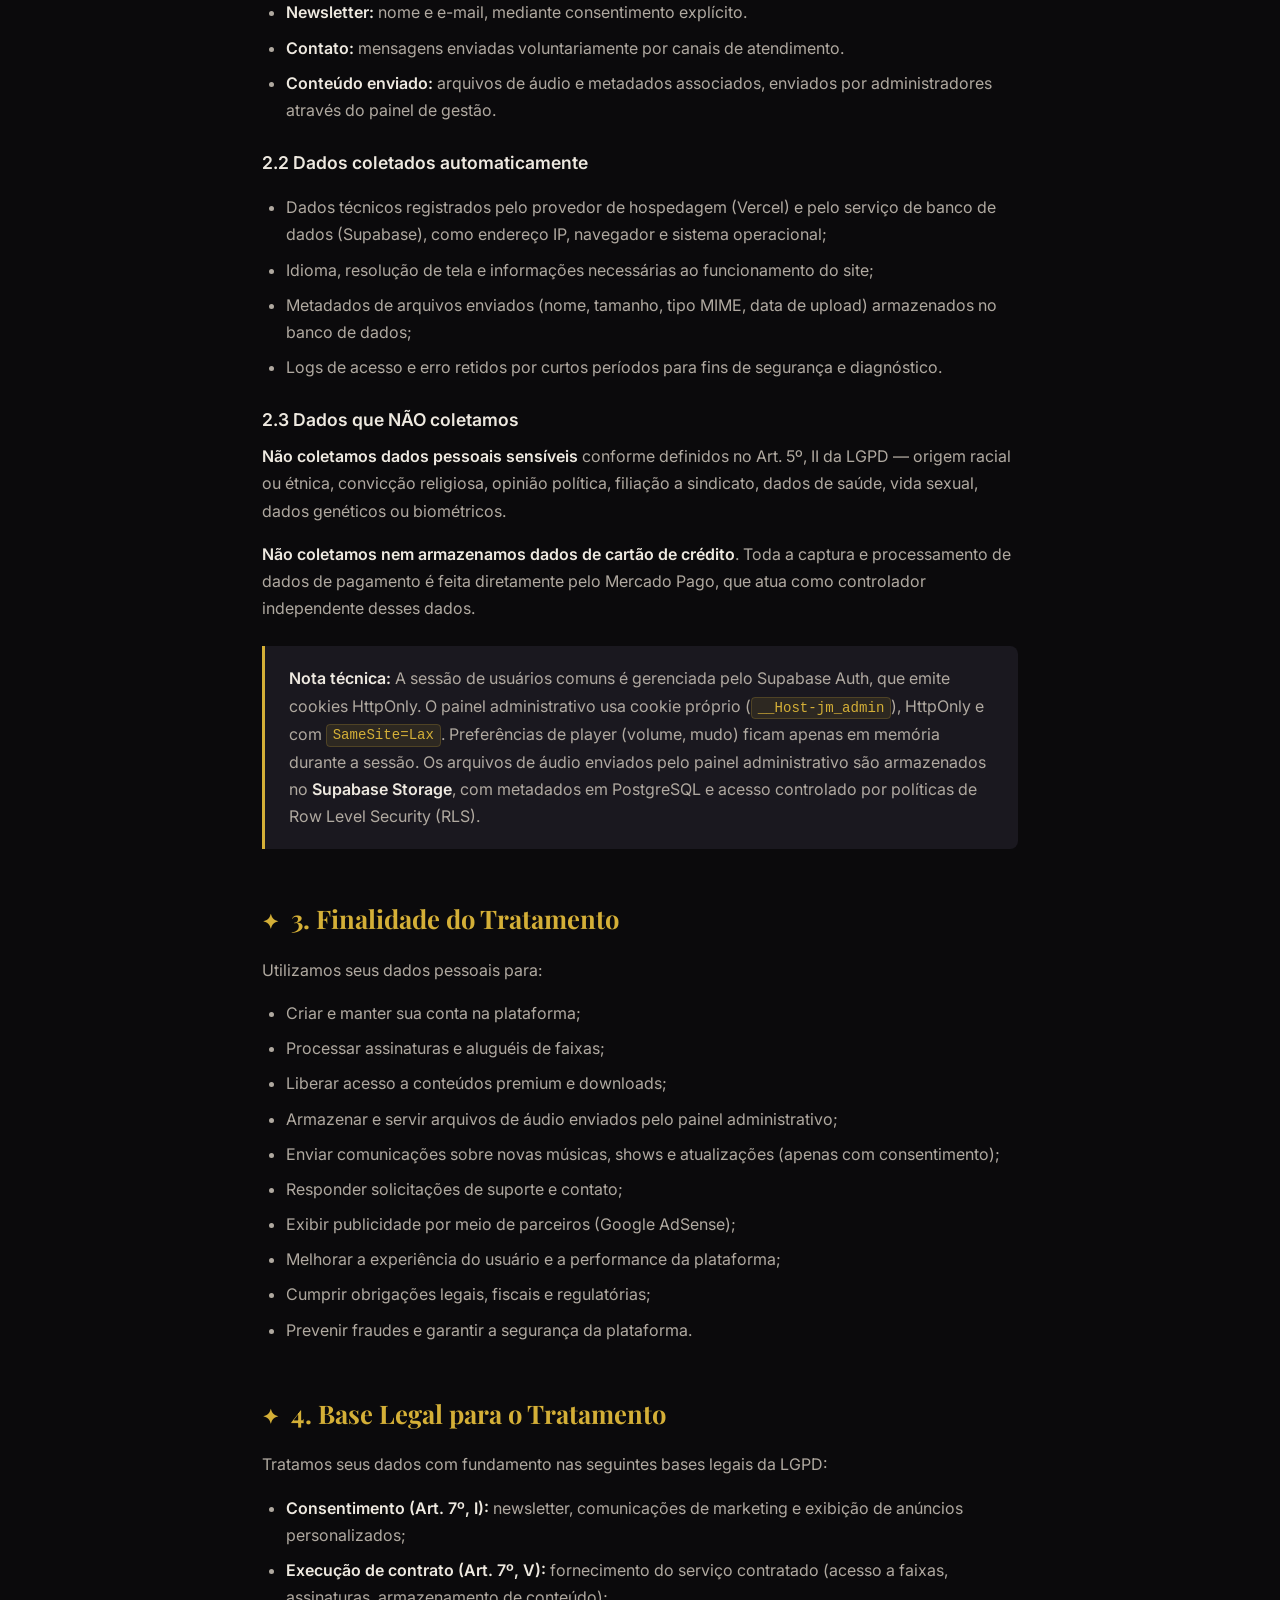
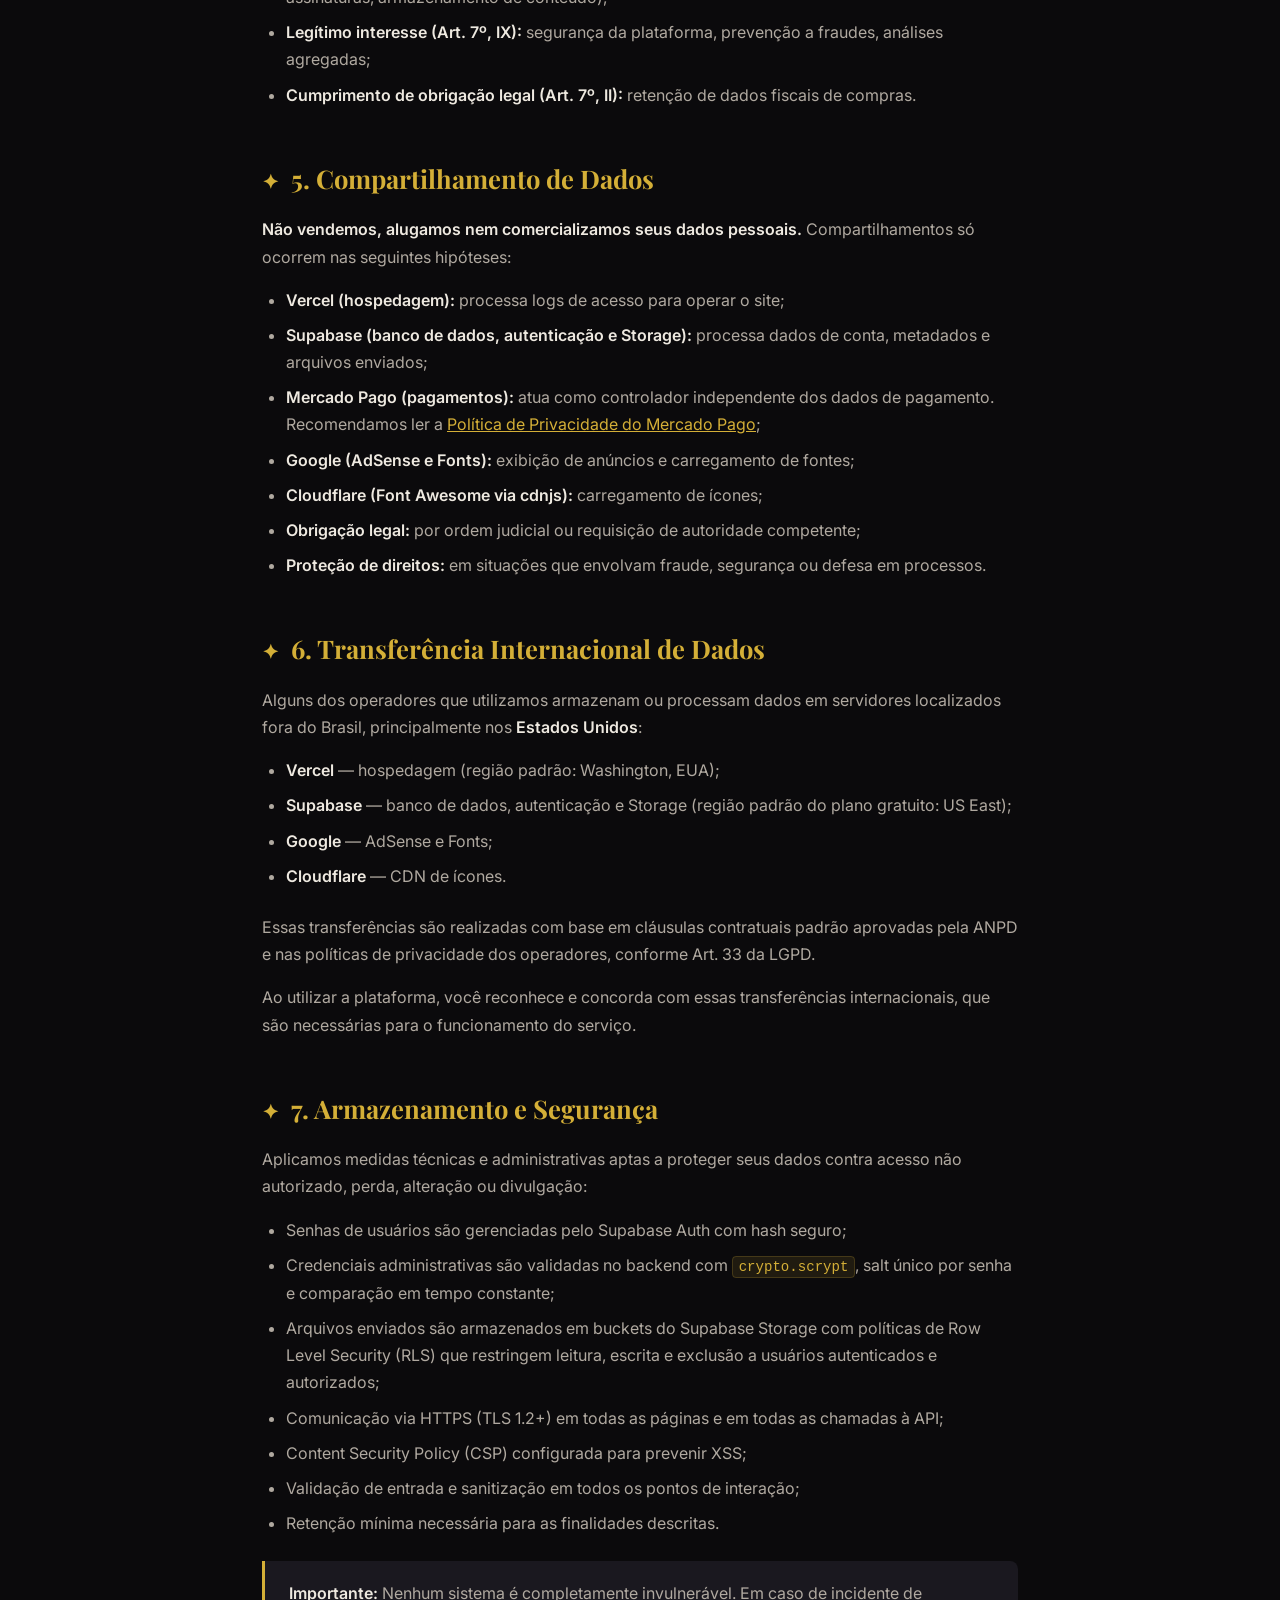
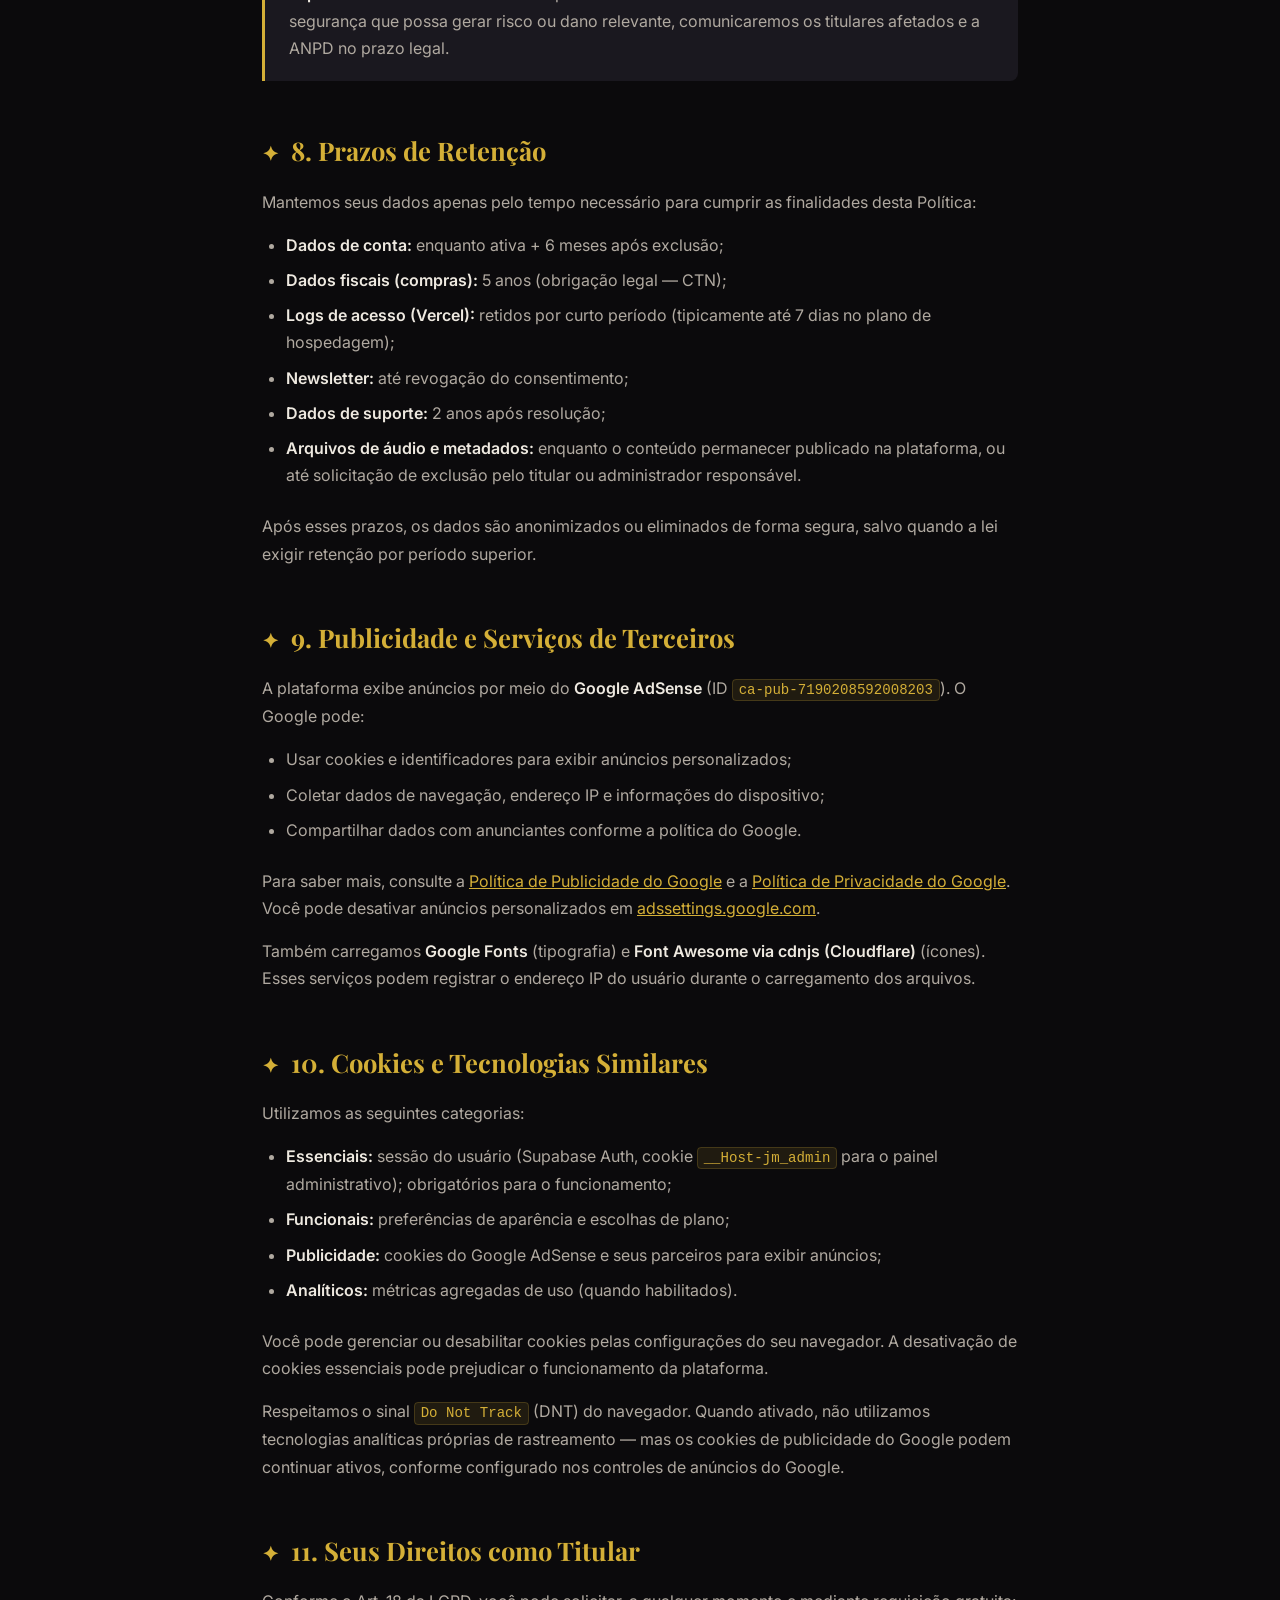
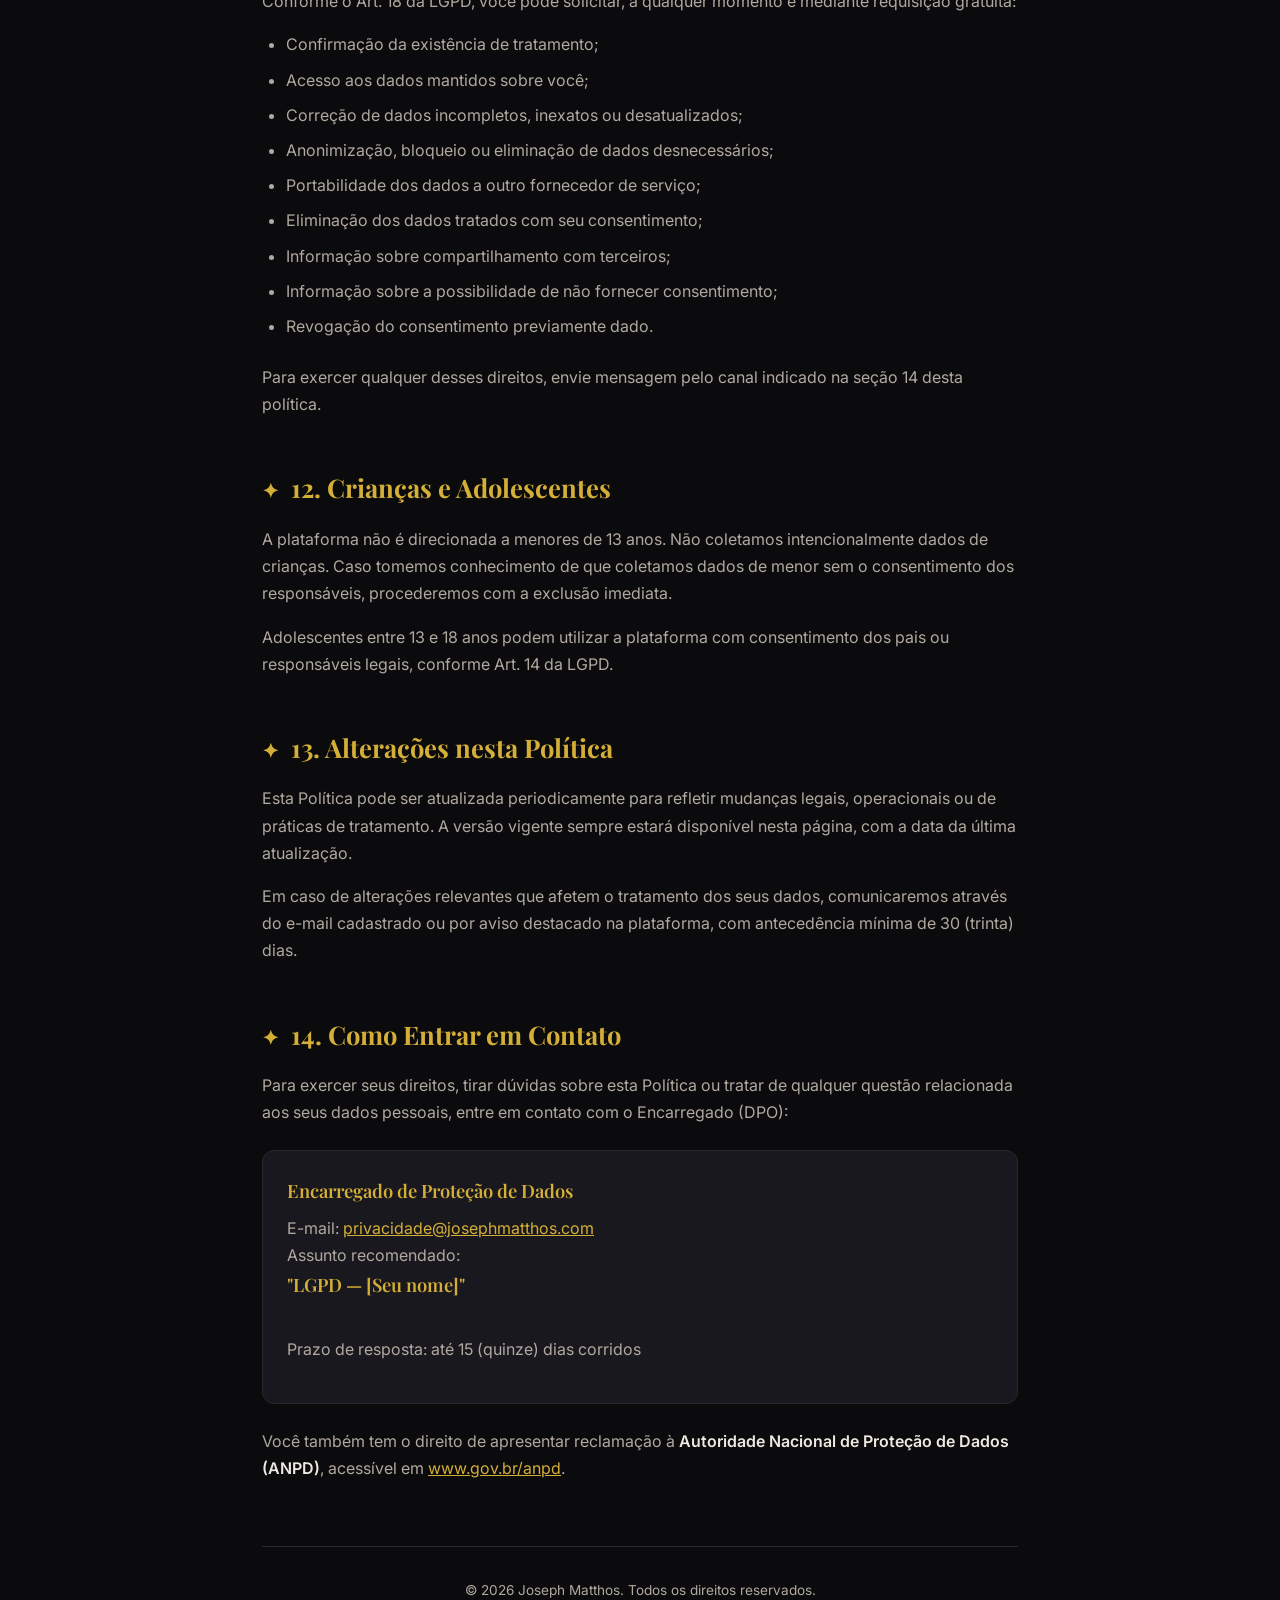
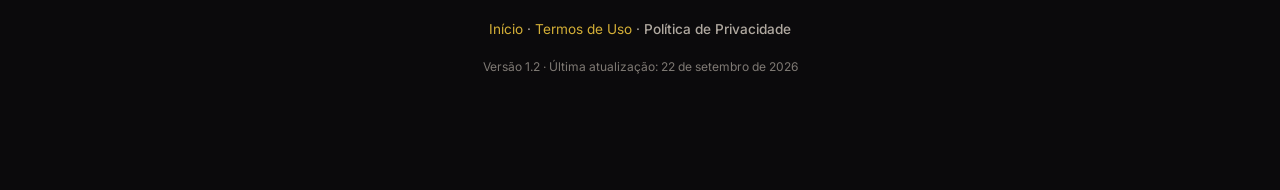
<file: politica-privacidade.html>
<!DOCTYPE html>
<html lang="pt-BR">
<head>
<meta charset="UTF-8">
<meta name="viewport" content="width=device-width, initial-scale=1.0">
<title>Política de Privacidade | Joseph Matthos</title>
<meta name="description" content="Política de Privacidade da plataforma Joseph Matthos. Saiba como coletamos, usamos e protegemos seus dados conforme a LGPD.">
<meta name="robots" content="index, follow">
<meta name="theme-color" content="#0b0a0c">
<link rel="canonical" href="https://josephmatthos.vercel.app/politica-privacidade">
<link rel="icon" href="data:image/svg+xml,%3Csvg xmlns='http://www.w3.org/2000/svg' viewBox='0 0 100 100'%3E%3Ctext y='.9em' font-size='90'%3E%F0%9F%8E%A4%3C/text%3E%3C/svg%3E">

<link rel="preconnect" href="https://fonts.googleapis.com">
<link rel="preconnect" href="https://fonts.gstatic.com" crossorigin>
<link href="https://fonts.googleapis.com/css2?family=Inter:wght@300;400;500;600;700&family=Playfair+Display:ital,wght@0,400..900;1,400..900&display=swap" rel="stylesheet">

<meta property="og:type" content="website">
<meta property="og:title" content="Política de Privacidade | Joseph Matthos">
<meta property="og:description" content="Saiba como tratamos seus dados conforme a LGPD.">
<meta property="og:url" content="https://josephmatthos.vercel.app/politica-privacidade">
<meta property="og:locale" content="pt_BR">
<meta name="twitter:card" content="summary">

<style>
  * { margin: 0; padding: 0; box-sizing: border-box; }

  :root {
    --bg: #0b0a0c;
    --bg-elev: #131216;
    --card: #1a181f;
    --text: #eee9e0;
    --text-dim: #b0a9a0;
    --accent: #d4af37;
    --border: #2b272f;
  }

  html { scroll-behavior: smooth; }

  body {
    background: var(--bg);
    color: var(--text);
    font-family: 'Inter', system-ui, sans-serif;
    line-height: 1.7;
    min-height: 100vh;
  }

  @media (prefers-reduced-motion: reduce) {
    html { scroll-behavior: auto; }
    *, *::before, *::after {
      animation-duration: 0.01ms !important;
      transition-duration: 0.01ms !important;
    }
  }

  .container {
    max-width: 820px;
    margin: 0 auto;
    padding: 4rem 2rem 6rem;
  }

  .back-link {
    display: inline-flex;
    align-items: center;
    gap: 0.5rem;
    color: var(--accent);
    text-decoration: none;
    font-size: 0.85rem;
    margin-bottom: 1.5rem;
    transition: opacity 0.2s;
  }
  .back-link:hover { opacity: 0.7; }

  .page-nav {
    display: flex;
    gap: 1.5rem;
    flex-wrap: wrap;
    margin-bottom: 2.5rem;
    padding-bottom: 1.5rem;
    border-bottom: 1px solid var(--border);
  }
  .page-nav a {
    color: var(--text-dim);
    text-decoration: none;
    font-size: 0.78rem;
    letter-spacing: 0.1em;
    text-transform: uppercase;
    font-weight: 500;
    transition: color 0.2s;
  }
  .page-nav a:hover { color: var(--accent); }

  header {
    margin-bottom: 3rem;
    padding-bottom: 2rem;
    border-bottom: 1px solid var(--border);
  }
  .eyebrow {
    font-size: 0.75rem;
    letter-spacing: 0.2em;
    text-transform: uppercase;
    color: var(--accent);
    margin-bottom: 1rem;
    font-weight: 600;
  }
  h1 {
    font-family: 'Playfair Display', serif;
    font-size: clamp(2rem, 5vw, 3rem);
    font-weight: 700;
    line-height: 1.15;
    margin-bottom: 1rem;
    letter-spacing: -0.02em;
  }
  h1 .gold { color: var(--accent); font-style: italic; }
  .subtitle {
    color: var(--text-dim);
    font-size: 1.05rem;
    margin-bottom: 0.5rem;
  }
  .update-date {
    font-size: 0.85rem;
    color: var(--text-dim);
    font-style: italic;
  }

  section {
    margin-bottom: 3rem;
    scroll-margin-top: 2rem;
  }

  h2 {
    font-family: 'Playfair Display', serif;
    font-size: 1.6rem;
    font-weight: 700;
    margin-bottom: 1rem;
    color: var(--accent);
    display: flex;
    align-items: baseline;
    gap: 0.75rem;
  }
  h2::before {
    content: "✦";
    font-size: 0.8em;
    speak: none;
  }

  h3 {
    font-size: 1.1rem;
    font-weight: 600;
    margin-top: 1.5rem;
    margin-bottom: 0.5rem;
    color: var(--text);
  }

  p {
    margin-bottom: 1rem;
    color: var(--text-dim);
  }

  ul, ol {
    margin: 1rem 0 1.5rem 1.5rem;
    color: var(--text-dim);
  }
  li { margin-bottom: 0.5rem; }
  strong { color: var(--text); font-weight: 600; }
  a { color: var(--accent); }

  code {
    font-family: 'Courier New', ui-monospace, monospace;
    background: rgba(212, 175, 55, 0.1);
    color: var(--accent);
    padding: 0.15em 0.4em;
    border-radius: 4px;
    font-size: 0.88em;
    border: 1px solid rgba(212, 175, 55, 0.2);
  }

  .highlight-box {
    background: var(--card);
    border-left: 3px solid var(--accent);
    padding: 1.2rem 1.5rem;
    border-radius: 0 8px 8px 0;
    margin: 1.5rem 0;
  }
  .highlight-box p { margin-bottom: 0; }

  .contact-card {
    background: var(--card);
    border: 1px solid var(--border);
    border-radius: 12px;
    padding: 1.5rem;
    margin: 1.5rem 0;
  }
  .contact-card strong {
    display: block;
    color: var(--accent);
    margin-bottom: 0.5rem;
    font-family: 'Playfair Display', serif;
    font-size: 1.15rem;
  }

  footer {
    margin-top: 4rem;
    padding-top: 2rem;
    border-top: 1px solid var(--border);
    text-align: center;
    color: var(--text-dim);
    font-size: 0.85rem;
  }
  footer a { color: var(--accent); text-decoration: none; }
  footer a:hover { text-decoration: underline; }
  footer .current-page {
    color: var(--text-dim);
    font-weight: 500;
  }

  .toc {
    background: var(--card);
    border: 1px solid var(--border);
    border-radius: 12px;
    padding: 1.5rem 2rem;
    margin-bottom: 3rem;
  }
  .toc h3 {
    margin-top: 0;
    color: var(--accent);
    font-family: 'Playfair Display', serif;
    font-size: 1.2rem;
    margin-bottom: 1rem;
  }
  .toc ol {
    margin: 0;
    counter-reset: toc;
    list-style: none;
    padding-left: 0;
  }
  .toc li {
    counter-increment: toc;
    margin-bottom: 0.5rem;
    padding-left: 1.5rem;
    position: relative;
  }
  .toc li::before {
    content: counter(toc) ".";
    position: absolute;
    left: 0;
    color: var(--accent);
    font-weight: 600;
    font-size: 0.9em;
  }
  .toc a {
    color: var(--text-dim);
    text-decoration: none;
    transition: color 0.2s;
  }
  .toc a:hover,
  .toc a[aria-current="true"] {
    color: var(--accent);
    font-weight: 500;
  }

  #backToTop {
    position: fixed;
    bottom: 2rem;
    right: 2rem;
    width: 48px;
    height: 48px;
    border-radius: 50%;
    background: var(--accent);
    color: var(--bg);
    border: none;
    cursor: pointer;
    font-size: 1.2rem;
    display: flex;
    align-items: center;
    justify-content: center;
    opacity: 0;
    pointer-events: none;
    transition: opacity 0.3s, transform 0.3s;
    box-shadow: 0 4px 20px rgba(212, 175, 55, 0.3);
    z-index: 100;
  }
  #backToTop.visible {
    opacity: 1;
    pointer-events: auto;
  }
  #backToTop:hover {
    transform: translateY(-3px);
    box-shadow: 0 6px 25px rgba(212, 175, 55, 0.5);
  }
  #backToTop:focus-visible {
    outline: 2px solid var(--text);
    outline-offset: 3px;
  }

  @media (max-width: 600px) {
    .container { padding: 2.5rem 1.25rem 4rem; }
    h2 { font-size: 1.35rem; }
    .page-nav { gap: 1rem; }
    #backToTop { bottom: 1rem; right: 1rem; width: 42px; height: 42px; }
  }

  @media print {
    body { background: #fff; color: #000; }
    .back-link, .page-nav, #backToTop, footer { display: none; }
    .toc { display: none; }
    h1, h2, h3 { color: #000; }
    a { color: #000; text-decoration: underline; }
    p, li { color: #333; }
    .highlight-box, .contact-card { border: 1px solid #ccc; background: #f9f9f9; }
  }
</style>
</head>
<body id="top">
  <div class="container">
    <a href="index.html" class="back-link">← Voltar ao site</a>

    <header>
      <div class="eyebrow">Documento Legal</div>
      <h1>Política de <span class="gold">Privacidade</span></h1>
      <p class="subtitle">
        Como tratamos seus dados na plataforma Joseph Matthos, em conformidade
        com a Lei Geral de Proteção de Dados (LGPD — Lei nº 13.709/2018) e o
        Marco Civil da Internet (Lei nº 12.965/2014).
      </p>
      <p class="update-date">
        Última atualização: <time datetime="2026-09-22">22 de setembro de 2026</time>
        · Versão 1.2
      </p>
    </header>

    <nav class="toc" aria-label="Índice da política">
      <h3>Índice</h3>
      <ol>
        <li><a href="#introducao">Introdução e Abrangência</a></li>
        <li><a href="#coleta">Quais Dados Coletamos</a></li>
        <li><a href="#finalidade">Finalidade do Tratamento</a></li>
        <li><a href="#base-legal">Base Legal</a></li>
        <li><a href="#compartilhamento">Compartilhamento de Dados</a></li>
        <li><a href="#transferencia">Transferência Internacional</a></li>
        <li><a href="#armazenamento">Armazenamento e Segurança</a></li>
        <li><a href="#retencao">Prazos de Retenção</a></li>
        <li><a href="#publicidade">Publicidade e Serviços de Terceiros</a></li>
        <li><a href="#cookies">Cookies e Tecnologias Similares</a></li>
        <li><a href="#direitos">Seus Direitos como Titular</a></li>
        <li><a href="#menores">Crianças e Adolescentes</a></li>
        <li><a href="#alteracoes">Alterações nesta Política</a></li>
        <li><a href="#contato">Como Entrar em Contato</a></li>
      </ol>
    </nav>

    <section id="introducao">
      <h2>1. Introdução e Abrangência</h2>
      <p>
        Esta Política de Privacidade descreve como <strong>Joseph Matthos</strong>
        ("nós", "nossa plataforma") coleta, utiliza, armazena e protege as
        informações pessoais dos usuários ("você", "titular") ao utilizar o site
        <strong>josephmatthos.vercel.app</strong> e suas funcionalidades.
      </p>
      <p>
        Ao acessar, cadastrar-se, assinar planos ou alugar faixas na plataforma,
        você concorda com as práticas descritas neste documento e com os
        <a href="termos-uso.html">Termos de Uso</a>. Caso não concorde, pedimos que
        não utilize nossos serviços.
      </p>
    </section>

    <section id="coleta">
      <h2>2. Quais Dados Coletamos</h2>

      <h3>2.1 Dados fornecidos diretamente por você</h3>
      <ul>
        <li><strong>Cadastro:</strong> nome completo e endereço de e-mail.</li>
        <li><strong>Assinaturas e aluguéis:</strong> plano escolhido, faixa alugada e metadados da transação. Os dados de pagamento (cartão, CPF/CNPJ, endereço de cobrança) <strong>não passam pelos nossos servidores</strong> — são coletados diretamente pelo Mercado Pago no checkout.</li>
        <li><strong>Newsletter:</strong> nome e e-mail, mediante consentimento explícito.</li>
        <li><strong>Contato:</strong> mensagens enviadas voluntariamente por canais de atendimento.</li>
        <li><strong>Conteúdo enviado:</strong> arquivos de áudio e metadados associados, enviados por administradores através do painel de gestão.</li>
      </ul>

      <h3>2.2 Dados coletados automaticamente</h3>
      <ul>
        <li>Dados técnicos registrados pelo provedor de hospedagem (Vercel) e pelo serviço de banco de dados (Supabase), como endereço IP, navegador e sistema operacional;</li>
        <li>Idioma, resolução de tela e informações necessárias ao funcionamento do site;</li>
        <li>Metadados de arquivos enviados (nome, tamanho, tipo MIME, data de upload) armazenados no banco de dados;</li>
        <li>Logs de acesso e erro retidos por curtos períodos para fins de segurança e diagnóstico.</li>
      </ul>

      <h3>2.3 Dados que NÃO coletamos</h3>
      <p>
        <strong>Não coletamos dados pessoais sensíveis</strong> conforme definidos
        no Art. 5º, II da LGPD — origem racial ou étnica, convicção religiosa,
        opinião política, filiação a sindicato, dados de saúde, vida sexual,
        dados genéticos ou biométricos.
      </p>
      <p>
        <strong>Não coletamos nem armazenamos dados de cartão de crédito</strong>.
        Toda a captura e processamento de dados de pagamento é feita diretamente
        pelo Mercado Pago, que atua como controlador independente desses dados.
      </p>

      <div class="highlight-box">
        <p>
          <strong>Nota técnica:</strong> A sessão de usuários comuns é gerenciada
          pelo Supabase Auth, que emite cookies HttpOnly. O painel administrativo
          usa cookie próprio (<code>__Host-jm_admin</code>), HttpOnly e com
          <code>SameSite=Lax</code>. Preferências de player (volume, mudo) ficam
          apenas em memória durante a sessão. Os arquivos de áudio enviados pelo
          painel administrativo são armazenados no <strong>Supabase Storage</strong>,
          com metadados em PostgreSQL e acesso controlado por políticas de
          Row Level Security (RLS).
        </p>
      </div>
    </section>

    <section id="finalidade">
      <h2>3. Finalidade do Tratamento</h2>
      <p>Utilizamos seus dados pessoais para:</p>
      <ul>
        <li>Criar e manter sua conta na plataforma;</li>
        <li>Processar assinaturas e aluguéis de faixas;</li>
        <li>Liberar acesso a conteúdos premium e downloads;</li>
        <li>Armazenar e servir arquivos de áudio enviados pelo painel administrativo;</li>
        <li>Enviar comunicações sobre novas músicas, shows e atualizações (apenas com consentimento);</li>
        <li>Responder solicitações de suporte e contato;</li>
        <li>Exibir publicidade por meio de parceiros (Google AdSense);</li>
        <li>Melhorar a experiência do usuário e a performance da plataforma;</li>
        <li>Cumprir obrigações legais, fiscais e regulatórias;</li>
        <li>Prevenir fraudes e garantir a segurança da plataforma.</li>
      </ul>
    </section>

    <section id="base-legal">
      <h2>4. Base Legal para o Tratamento</h2>
      <p>Tratamos seus dados com fundamento nas seguintes bases legais da LGPD:</p>
      <ul>
        <li><strong>Consentimento (Art. 7º, I):</strong> newsletter, comunicações de marketing e exibição de anúncios personalizados;</li>
        <li><strong>Execução de contrato (Art. 7º, V):</strong> fornecimento do serviço contratado (acesso a faixas, assinaturas, armazenamento de conteúdo);</li>
        <li><strong>Legítimo interesse (Art. 7º, IX):</strong> segurança da plataforma, prevenção a fraudes, análises agregadas;</li>
        <li><strong>Cumprimento de obrigação legal (Art. 7º, II):</strong> retenção de dados fiscais de compras.</li>
      </ul>
    </section>

    <section id="compartilhamento">
      <h2>5. Compartilhamento de Dados</h2>
      <p>
        <strong>Não vendemos, alugamos nem comercializamos seus dados pessoais.</strong>
        Compartilhamentos só ocorrem nas seguintes hipóteses:
      </p>
      <ul>
        <li><strong>Vercel (hospedagem):</strong> processa logs de acesso para operar o site;</li>
        <li><strong>Supabase (banco de dados, autenticação e Storage):</strong> processa dados de conta, metadados e arquivos enviados;</li>
        <li><strong>Mercado Pago (pagamentos):</strong> atua como controlador independente dos dados de pagamento. Recomendamos ler a <a href="https://www.mercadopago.com.br/privacidade" target="_blank" rel="noopener noreferrer">Política de Privacidade do Mercado Pago</a>;</li>
        <li><strong>Google (AdSense e Fonts):</strong> exibição de anúncios e carregamento de fontes;</li>
        <li><strong>Cloudflare (Font Awesome via cdnjs):</strong> carregamento de ícones;</li>
        <li><strong>Obrigação legal:</strong> por ordem judicial ou requisição de autoridade competente;</li>
        <li><strong>Proteção de direitos:</strong> em situações que envolvam fraude, segurança ou defesa em processos.</li>
      </ul>
    </section>

    <section id="transferencia">
      <h2>6. Transferência Internacional de Dados</h2>
      <p>
        Alguns dos operadores que utilizamos armazenam ou processam dados em
        servidores localizados fora do Brasil, principalmente nos <strong>Estados
        Unidos</strong>:
      </p>
      <ul>
        <li><strong>Vercel</strong> — hospedagem (região padrão: Washington, EUA);</li>
        <li><strong>Supabase</strong> — banco de dados, autenticação e Storage (região padrão do plano gratuito: US East);</li>
        <li><strong>Google</strong> — AdSense e Fonts;</li>
        <li><strong>Cloudflare</strong> — CDN de ícones.</li>
      </ul>
      <p>
        Essas transferências são realizadas com base em cláusulas contratuais
        padrão aprovadas pela ANPD e nas políticas de privacidade dos
        operadores, conforme Art. 33 da LGPD.
      </p>
      <p>
        Ao utilizar a plataforma, você reconhece e concorda com essas
        transferências internacionais, que são necessárias para o funcionamento
        do serviço.
      </p>
    </section>

    <section id="armazenamento">
      <h2>7. Armazenamento e Segurança</h2>
      <p>
        Aplicamos medidas técnicas e administrativas aptas a proteger seus dados
        contra acesso não autorizado, perda, alteração ou divulgação:
      </p>
      <ul>
        <li>Senhas de usuários são gerenciadas pelo Supabase Auth com hash seguro;</li>
        <li>Credenciais administrativas são validadas no backend com <code>crypto.scrypt</code>, salt único por senha e comparação em tempo constante;</li>
        <li>Arquivos enviados são armazenados em buckets do Supabase Storage com políticas de Row Level Security (RLS) que restringem leitura, escrita e exclusão a usuários autenticados e autorizados;</li>
        <li>Comunicação via HTTPS (TLS 1.2+) em todas as páginas e em todas as chamadas à API;</li>
        <li>Content Security Policy (CSP) configurada para prevenir XSS;</li>
        <li>Validação de entrada e sanitização em todos os pontos de interação;</li>
        <li>Retenção mínima necessária para as finalidades descritas.</li>
      </ul>
      <div class="highlight-box">
        <p>
          <strong>Importante:</strong> Nenhum sistema é completamente invulnerável.
          Em caso de incidente de segurança que possa gerar risco ou dano relevante,
          comunicaremos os titulares afetados e a ANPD no prazo legal.
        </p>
      </div>
    </section>

    <section id="retencao">
      <h2>8. Prazos de Retenção</h2>
      <p>
        Mantemos seus dados apenas pelo tempo necessário para cumprir as
        finalidades desta Política:
      </p>
      <ul>
        <li><strong>Dados de conta:</strong> enquanto ativa + 6 meses após exclusão;</li>
        <li><strong>Dados fiscais (compras):</strong> 5 anos (obrigação legal — CTN);</li>
        <li><strong>Logs de acesso (Vercel):</strong> retidos por curto período (tipicamente até 7 dias no plano de hospedagem);</li>
        <li><strong>Newsletter:</strong> até revogação do consentimento;</li>
        <li><strong>Dados de suporte:</strong> 2 anos após resolução;</li>
        <li><strong>Arquivos de áudio e metadados:</strong> enquanto o conteúdo permanecer publicado na plataforma, ou até solicitação de exclusão pelo titular ou administrador responsável.</li>
      </ul>
      <p>
        Após esses prazos, os dados são anonimizados ou eliminados de forma
        segura, salvo quando a lei exigir retenção por período superior.
      </p>
    </section>

    <section id="publicidade">
      <h2>9. Publicidade e Serviços de Terceiros</h2>
      <p>
        A plataforma exibe anúncios por meio do <strong>Google AdSense</strong>
        (ID <code>ca-pub-7190208592008203</code>). O Google pode:
      </p>
      <ul>
        <li>Usar cookies e identificadores para exibir anúncios personalizados;</li>
        <li>Coletar dados de navegação, endereço IP e informações do dispositivo;</li>
        <li>Compartilhar dados com anunciantes conforme a política do Google.</li>
      </ul>
      <p>
        Para saber mais, consulte a
        <a href="https://policies.google.com/technologies/ads" target="_blank" rel="noopener noreferrer">Política de Publicidade do Google</a>
        e a
        <a href="https://policies.google.com/privacy" target="_blank" rel="noopener noreferrer">Política de Privacidade do Google</a>.
        Você pode desativar anúncios personalizados em
        <a href="https://adssettings.google.com" target="_blank" rel="noopener noreferrer">adssettings.google.com</a>.
      </p>
      <p>
        Também carregamos <strong>Google Fonts</strong> (tipografia) e
        <strong>Font Awesome via cdnjs (Cloudflare)</strong> (ícones). Esses
        serviços podem registrar o endereço IP do usuário durante o
        carregamento dos arquivos.
      </p>
    </section>

    <section id="cookies">
      <h2>10. Cookies e Tecnologias Similares</h2>
      <p>Utilizamos as seguintes categorias:</p>
      <ul>
        <li><strong>Essenciais:</strong> sessão do usuário (Supabase Auth, cookie <code>__Host-jm_admin</code> para o painel administrativo); obrigatórios para o funcionamento;</li>
        <li><strong>Funcionais:</strong> preferências de aparência e escolhas de plano;</li>
        <li><strong>Publicidade:</strong> cookies do Google AdSense e seus parceiros para exibir anúncios;</li>
        <li><strong>Analíticos:</strong> métricas agregadas de uso (quando habilitados).</li>
      </ul>
      <p>
        Você pode gerenciar ou desabilitar cookies pelas configurações do seu
        navegador. A desativação de cookies essenciais pode prejudicar o
        funcionamento da plataforma.
      </p>
      <p>
        Respeitamos o sinal <code>Do Not Track</code> (DNT) do navegador. Quando
        ativado, não utilizamos tecnologias analíticas próprias de rastreamento
        — mas os cookies de publicidade do Google podem continuar ativos,
        conforme configurado nos controles de anúncios do Google.
      </p>
    </section>

    <section id="direitos">
      <h2>11. Seus Direitos como Titular</h2>
      <p>
        Conforme o Art. 18 da LGPD, você pode solicitar, a qualquer momento e
        mediante requisição gratuita:
      </p>
      <ul>
        <li>Confirmação da existência de tratamento;</li>
        <li>Acesso aos dados mantidos sobre você;</li>
        <li>Correção de dados incompletos, inexatos ou desatualizados;</li>
        <li>Anonimização, bloqueio ou eliminação de dados desnecessários;</li>
        <li>Portabilidade dos dados a outro fornecedor de serviço;</li>
        <li>Eliminação dos dados tratados com seu consentimento;</li>
        <li>Informação sobre compartilhamento com terceiros;</li>
        <li>Informação sobre a possibilidade de não fornecer consentimento;</li>
        <li>Revogação do consentimento previamente dado.</li>
      </ul>
      <p>
        Para exercer qualquer desses direitos, envie mensagem pelo canal
        indicado na seção 14 desta política.
      </p>
    </section>

    <section id="menores">
      <h2>12. Crianças e Adolescentes</h2>
      <p>
        A plataforma não é direcionada a menores de 13 anos. Não coletamos
        intencionalmente dados de crianças. Caso tomemos conhecimento de que
        coletamos dados de menor sem o consentimento dos responsáveis,
        procederemos com a exclusão imediata.
      </p>
      <p>
        Adolescentes entre 13 e 18 anos podem utilizar a plataforma com
        consentimento dos pais ou responsáveis legais, conforme Art. 14 da LGPD.
      </p>
    </section>

    <section id="alteracoes">
      <h2>13. Alterações nesta Política</h2>
      <p>
        Esta Política pode ser atualizada periodicamente para refletir mudanças
        legais, operacionais ou de práticas de tratamento. A versão vigente
        sempre estará disponível nesta página, com a data da última atualização.
      </p>
      <p>
        Em caso de alterações relevantes que afetem o tratamento dos seus dados,
        comunicaremos através do e-mail cadastrado ou por aviso destacado na
        plataforma, com antecedência mínima de 30 (trinta) dias.
      </p>
    </section>

    <section id="contato">
      <h2>14. Como Entrar em Contato</h2>
      <p>
        Para exercer seus direitos, tirar dúvidas sobre esta Política ou tratar
        de qualquer questão relacionada aos seus dados pessoais, entre em
        contato com o Encarregado (DPO):
      </p>
      <div class="contact-card">
        <strong>Encarregado de Proteção de Dados</strong>
        <p>
          E-mail: <a href="mailto:privacidade@josephmatthos.com">privacidade@josephmatthos.com</a><br>
          Assunto recomendado: <strong>"LGPD — [Seu nome]"</strong><br>
          Prazo de resposta: até 15 (quinze) dias corridos
        </p>
      </div>
      <p>
        Você também tem o direito de apresentar reclamação à
        <strong>Autoridade Nacional de Proteção de Dados (ANPD)</strong>,
        acessível em
        <a href="https://www.gov.br/anpd" target="_blank" rel="noopener noreferrer">www.gov.br/anpd</a>.
      </p>
    </section>

    <footer>
      <p>© 2026 Joseph Matthos. Todos os direitos reservados.</p>
      <p style="margin-top:0.75rem;">
        <a href="index.html">Início</a> ·
        <a href="termos-uso.html">Termos de Uso</a> ·
        <span class="current-page" aria-current="page">Política de Privacidade</span>
      </p>
      <p style="margin-top:0.75rem;font-size:0.75rem;opacity:0.7;">
        Versão 1.2 · Última atualização: 22 de setembro de 2026
      </p>
    </footer>
  </div>

  <button type="button" id="backToTop" aria-label="Voltar ao topo">↑</button>

  <script>
    (function () {
      'use strict';

      /* BOTÃO VOLTAR AO TOPO */
      var backToTop = document.getElementById('backToTop');
      var scrollThreshold = 400;

      function toggleBackToTop() {
        if (!backToTop) return;
        var shouldShow = window.scrollY > scrollThreshold;
        backToTop.classList.toggle('visible', shouldShow);
      }

      if (backToTop) {
        backToTop.addEventListener('click', function () {
          window.scrollTo({ top: 0, behavior: 'smooth' });
        });
      }

      window.addEventListener('scroll', toggleBackToTop, { passive: true });
      toggleBackToTop();

      /* ARIA-CURRENT NO TOC */
      var tocLinks = document.querySelectorAll('.toc a[href^="#"]');
      var sections = document.querySelectorAll('section[id]');

      if ('IntersectionObserver' in window && tocLinks.length && sections.length) {
        var observer = new IntersectionObserver(function (entries) {
          entries.forEach(function (entry) {
            if (entry.isIntersecting) {
              var id = entry.target.id;
              tocLinks.forEach(function (link) {
                var isActive = link.getAttribute('href') === '#' + id;
                if (isActive) {
                  link.setAttribute('aria-current', 'true');
                } else {
                  link.removeAttribute('aria-current');
                }
              });
            }
          });
        }, {
          rootMargin: '-20% 0px -70% 0px',
          threshold: 0
        });

        sections.forEach(function (section) {
          observer.observe(section);
        });
      }

      /* SMOOTH SCROLL COM OFFSET */
      document.querySelectorAll('a[href^="#"]').forEach(function (link) {
        link.addEventListener('click', function (e) {
          var targetId = link.getAttribute('href').slice(1);
          if (!targetId) return;

          var target = document.getElementById(targetId);
          if (!target) return;

          e.preventDefault();

          var prefersReducedMotion = window.matchMedia('(prefers-reduced-motion: reduce)').matches;
          target.scrollIntoView({
            behavior: prefersReducedMotion ? 'auto' : 'smooth',
            block: 'start'
          });

          if (history.pushState) {
            history.pushState(null, '', '#' + targetId);
          }

          target.setAttribute('tabindex', '-1');
          target.focus({ preventScroll: true });
        });
      });

      console.log('[privacidade] Página carregada · Versão 1.2');
    })();
  </script>
</body>
</html>
</file>
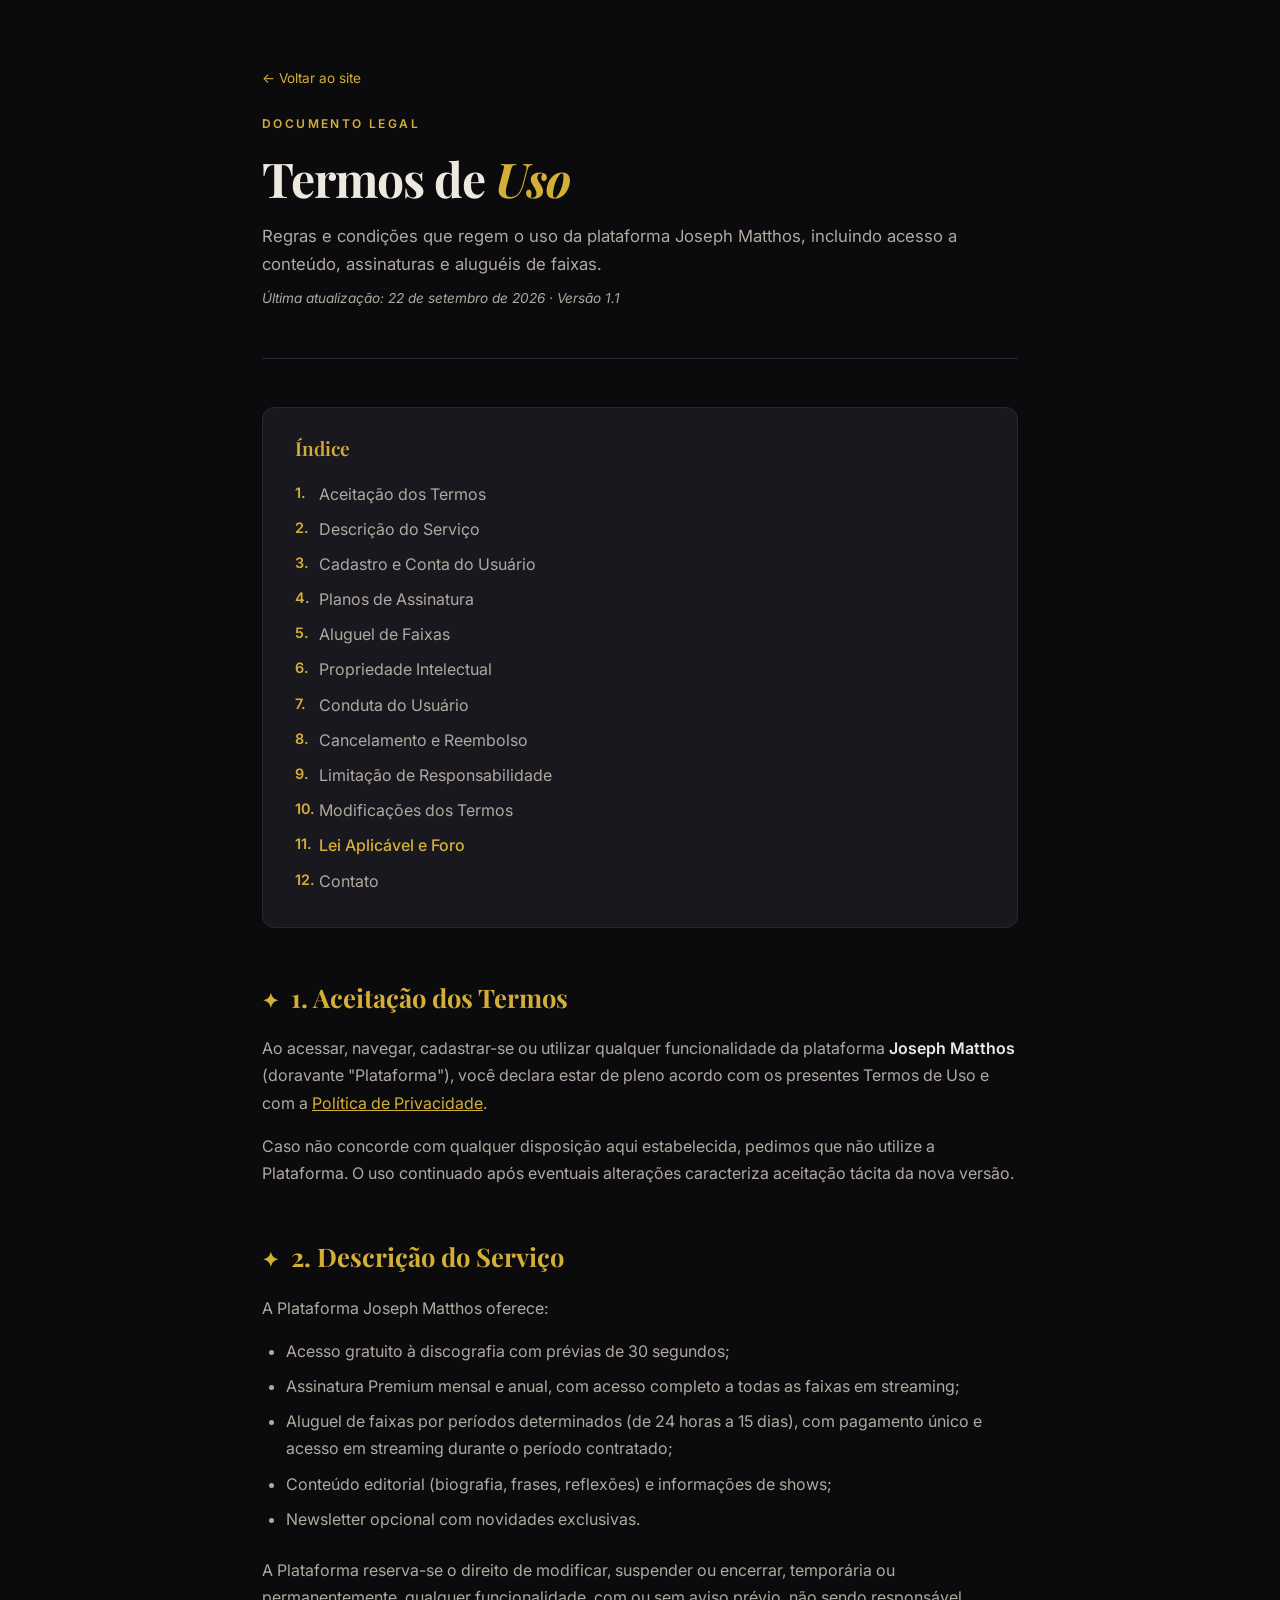
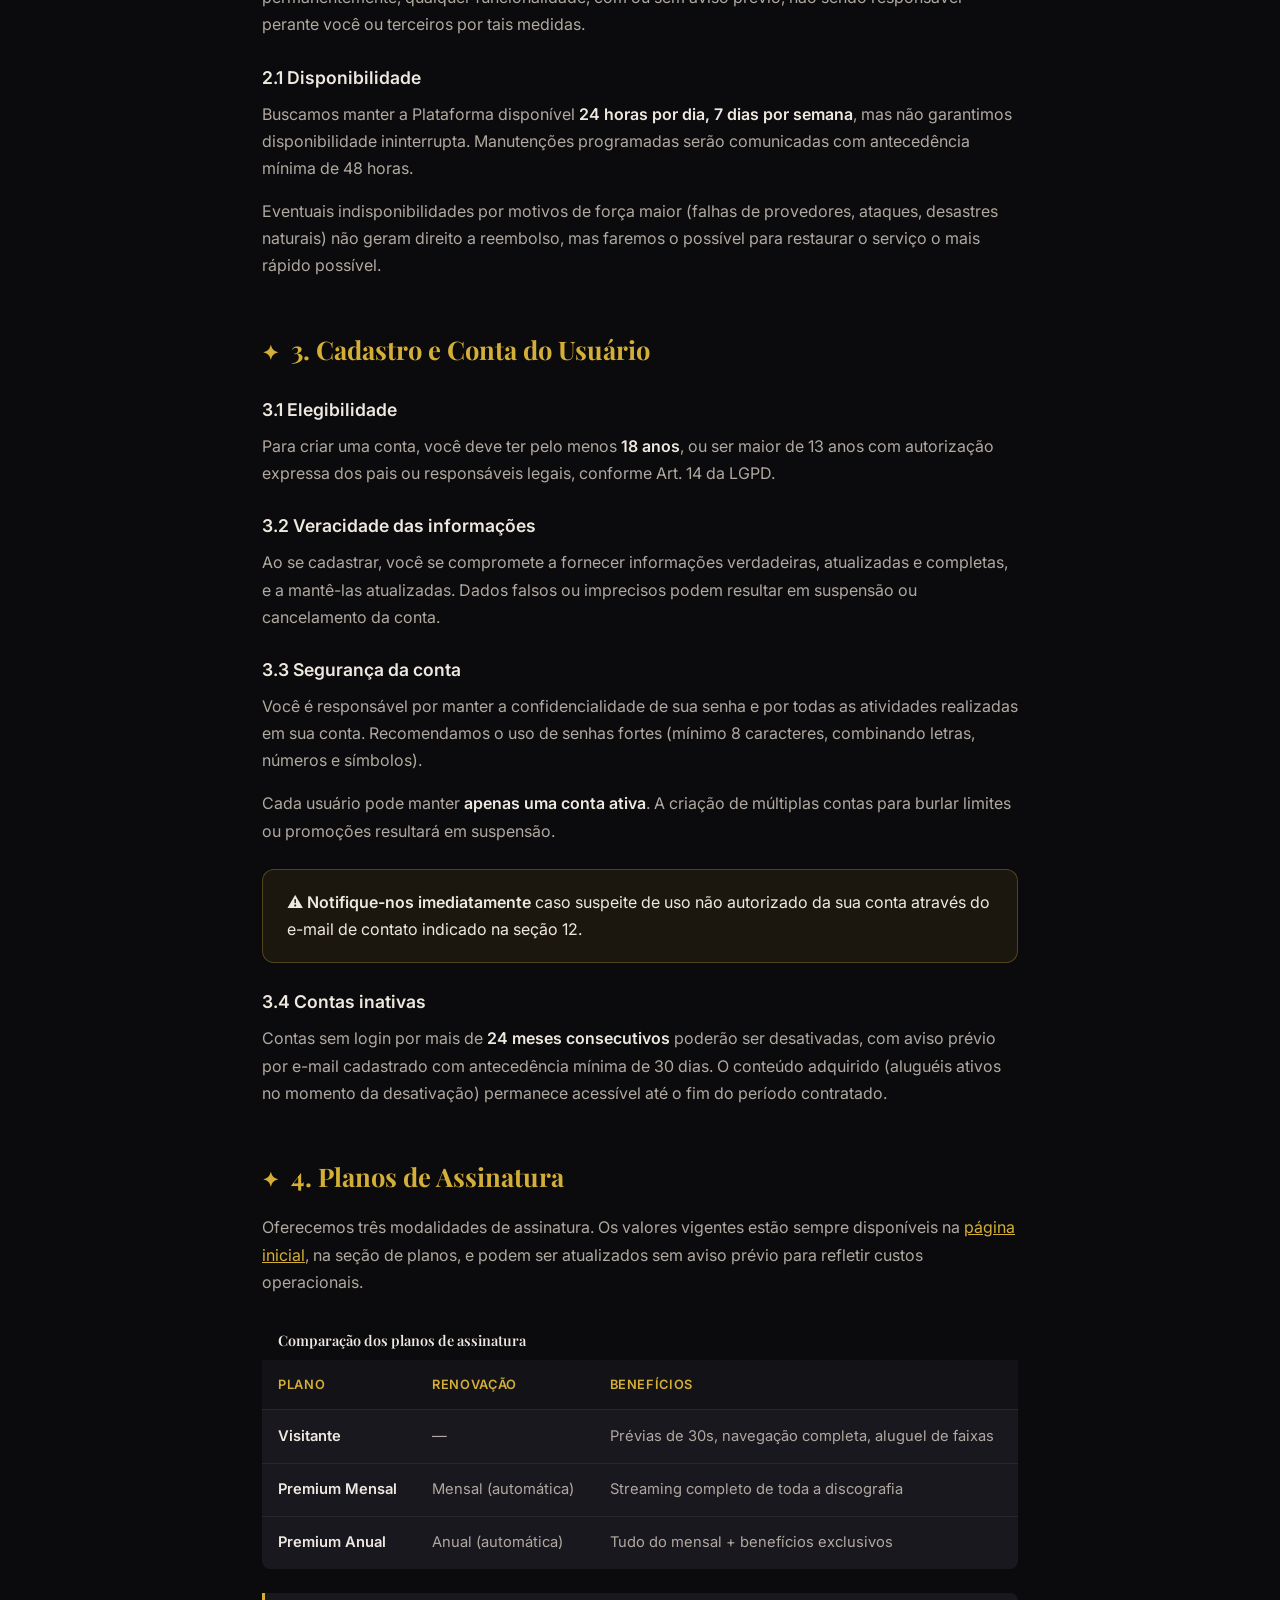
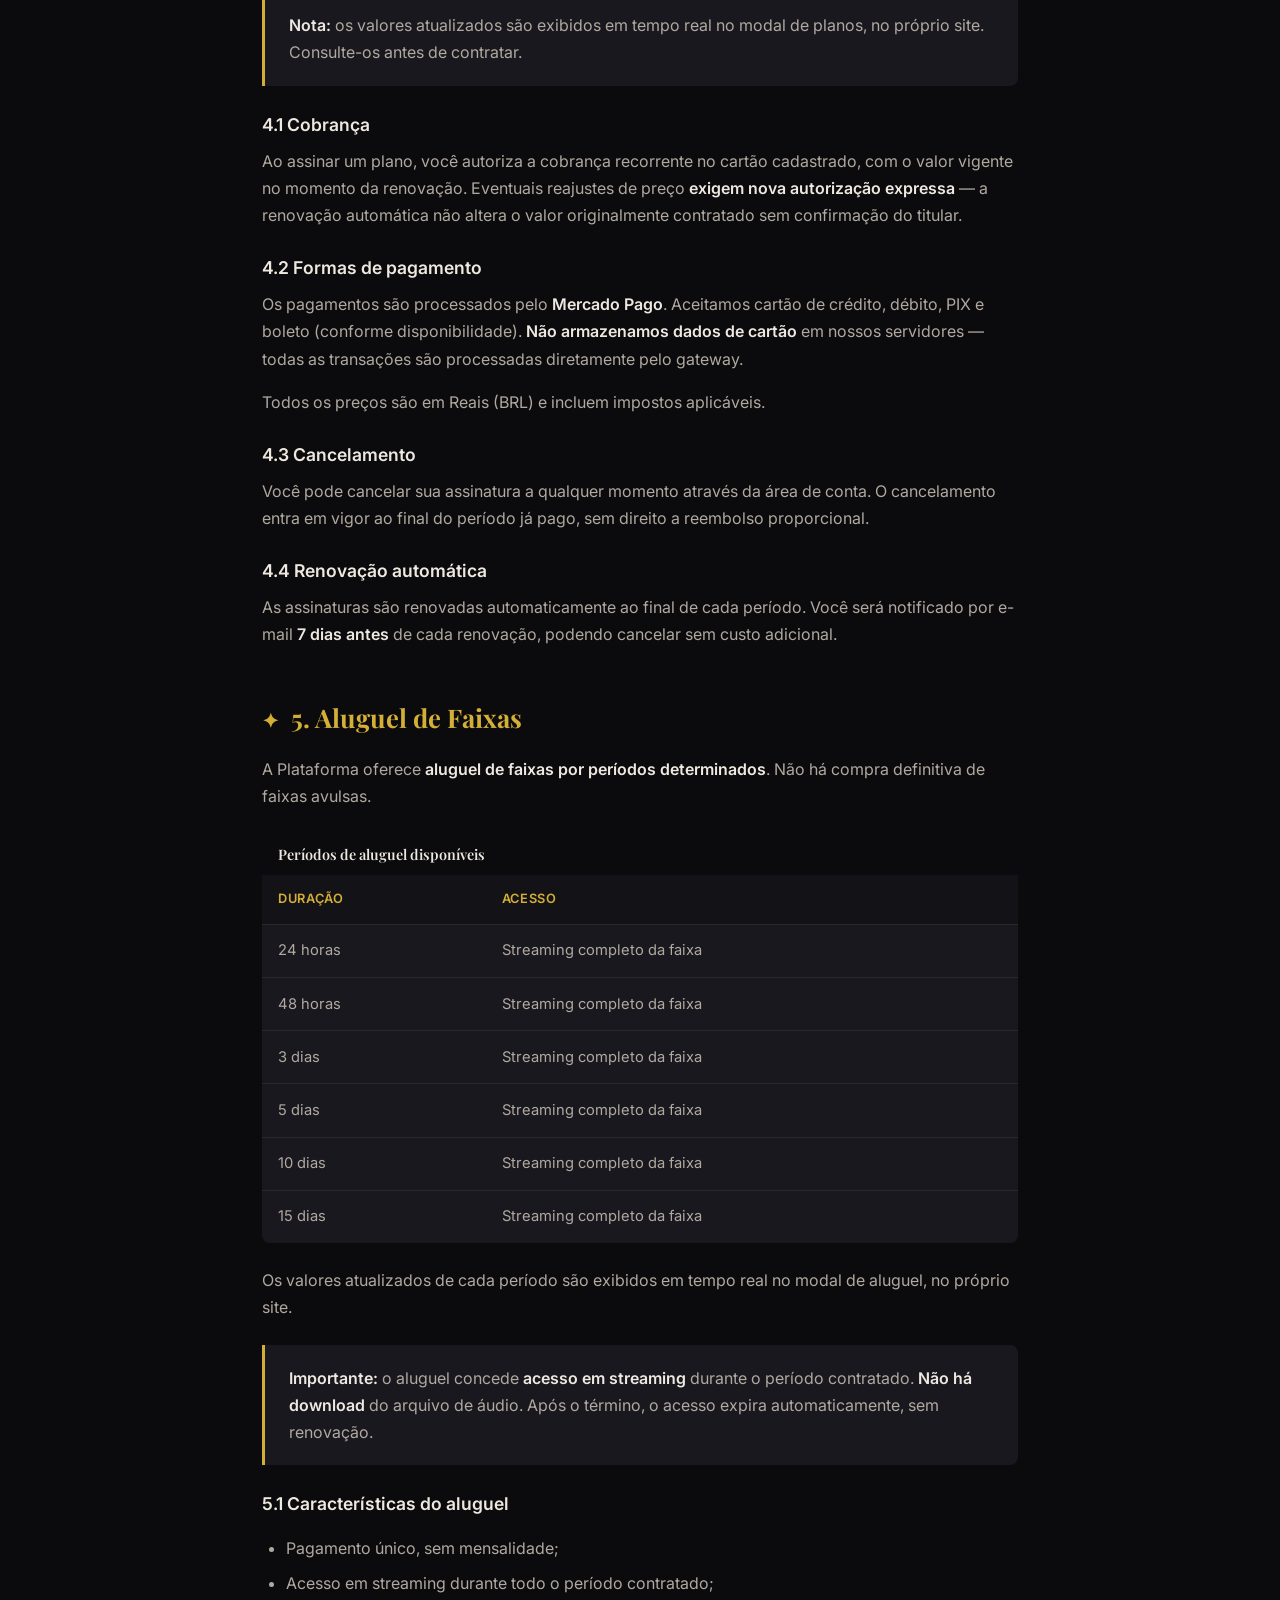
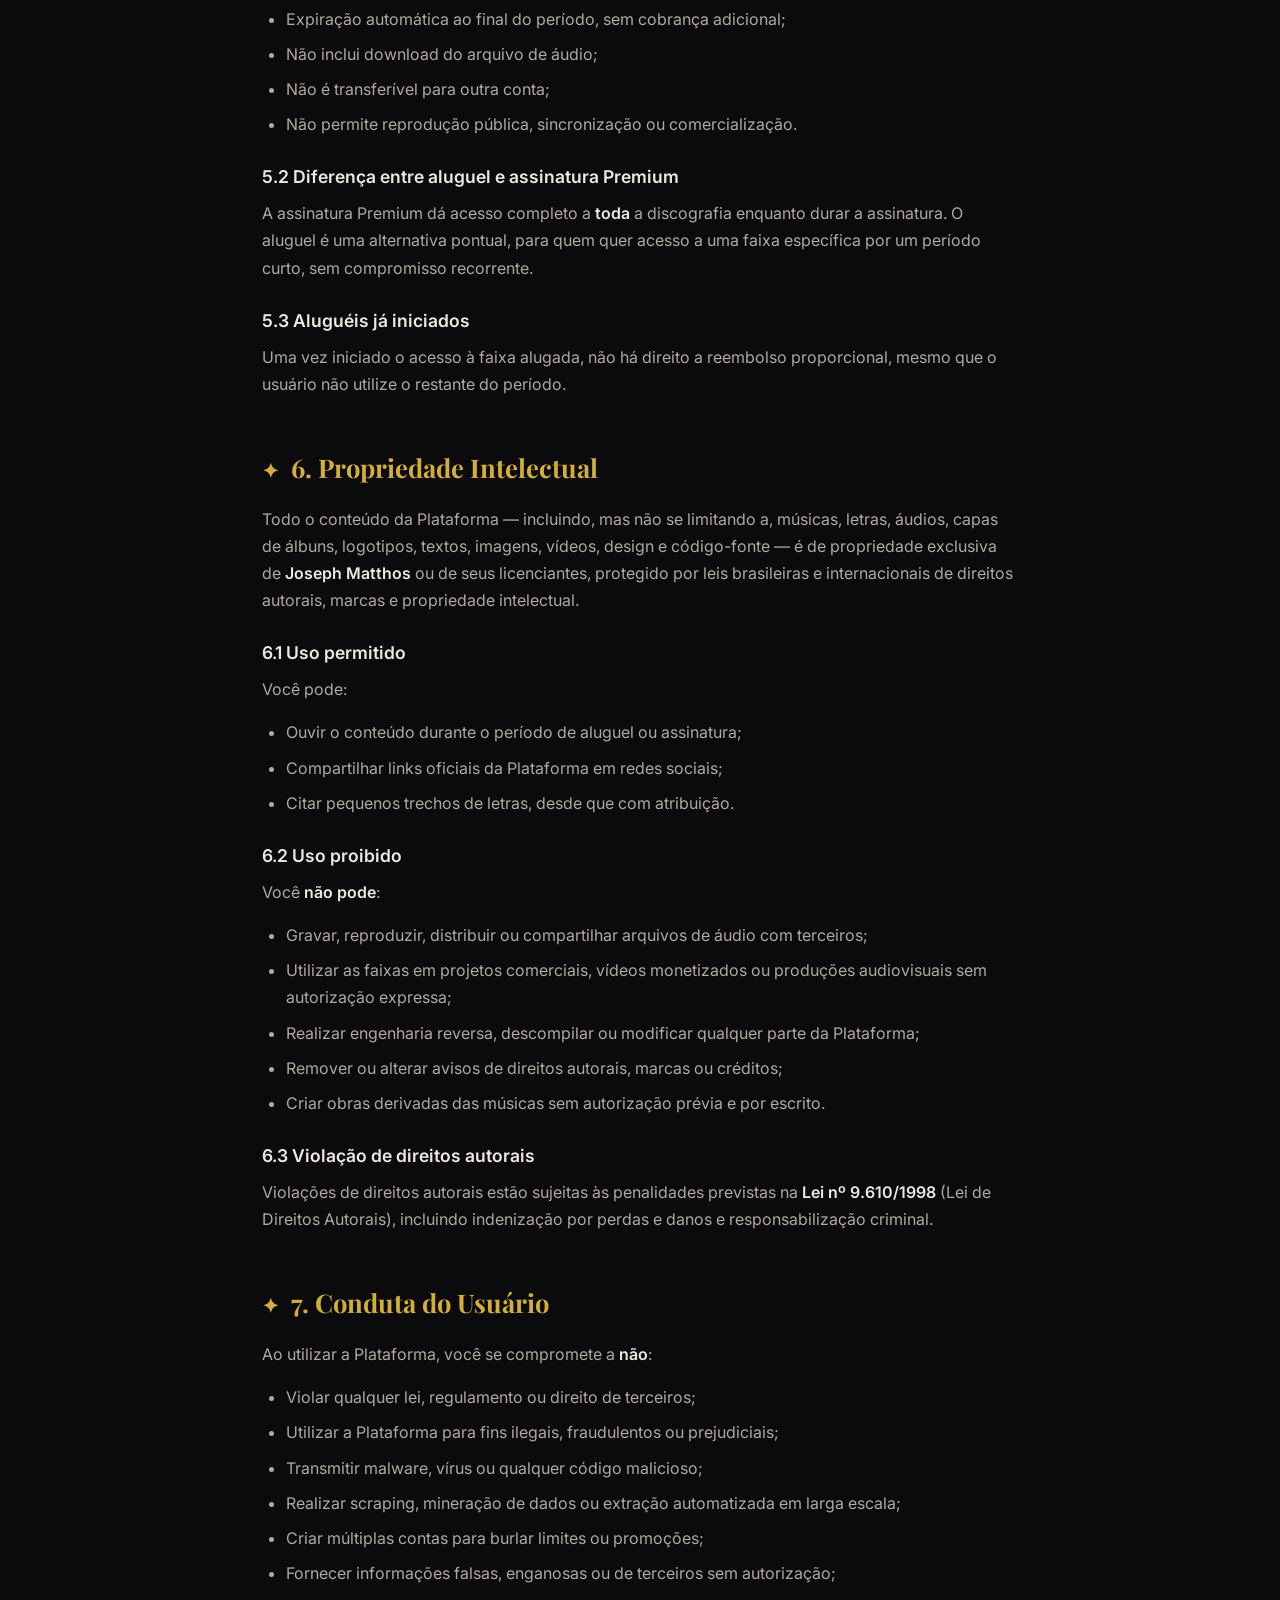
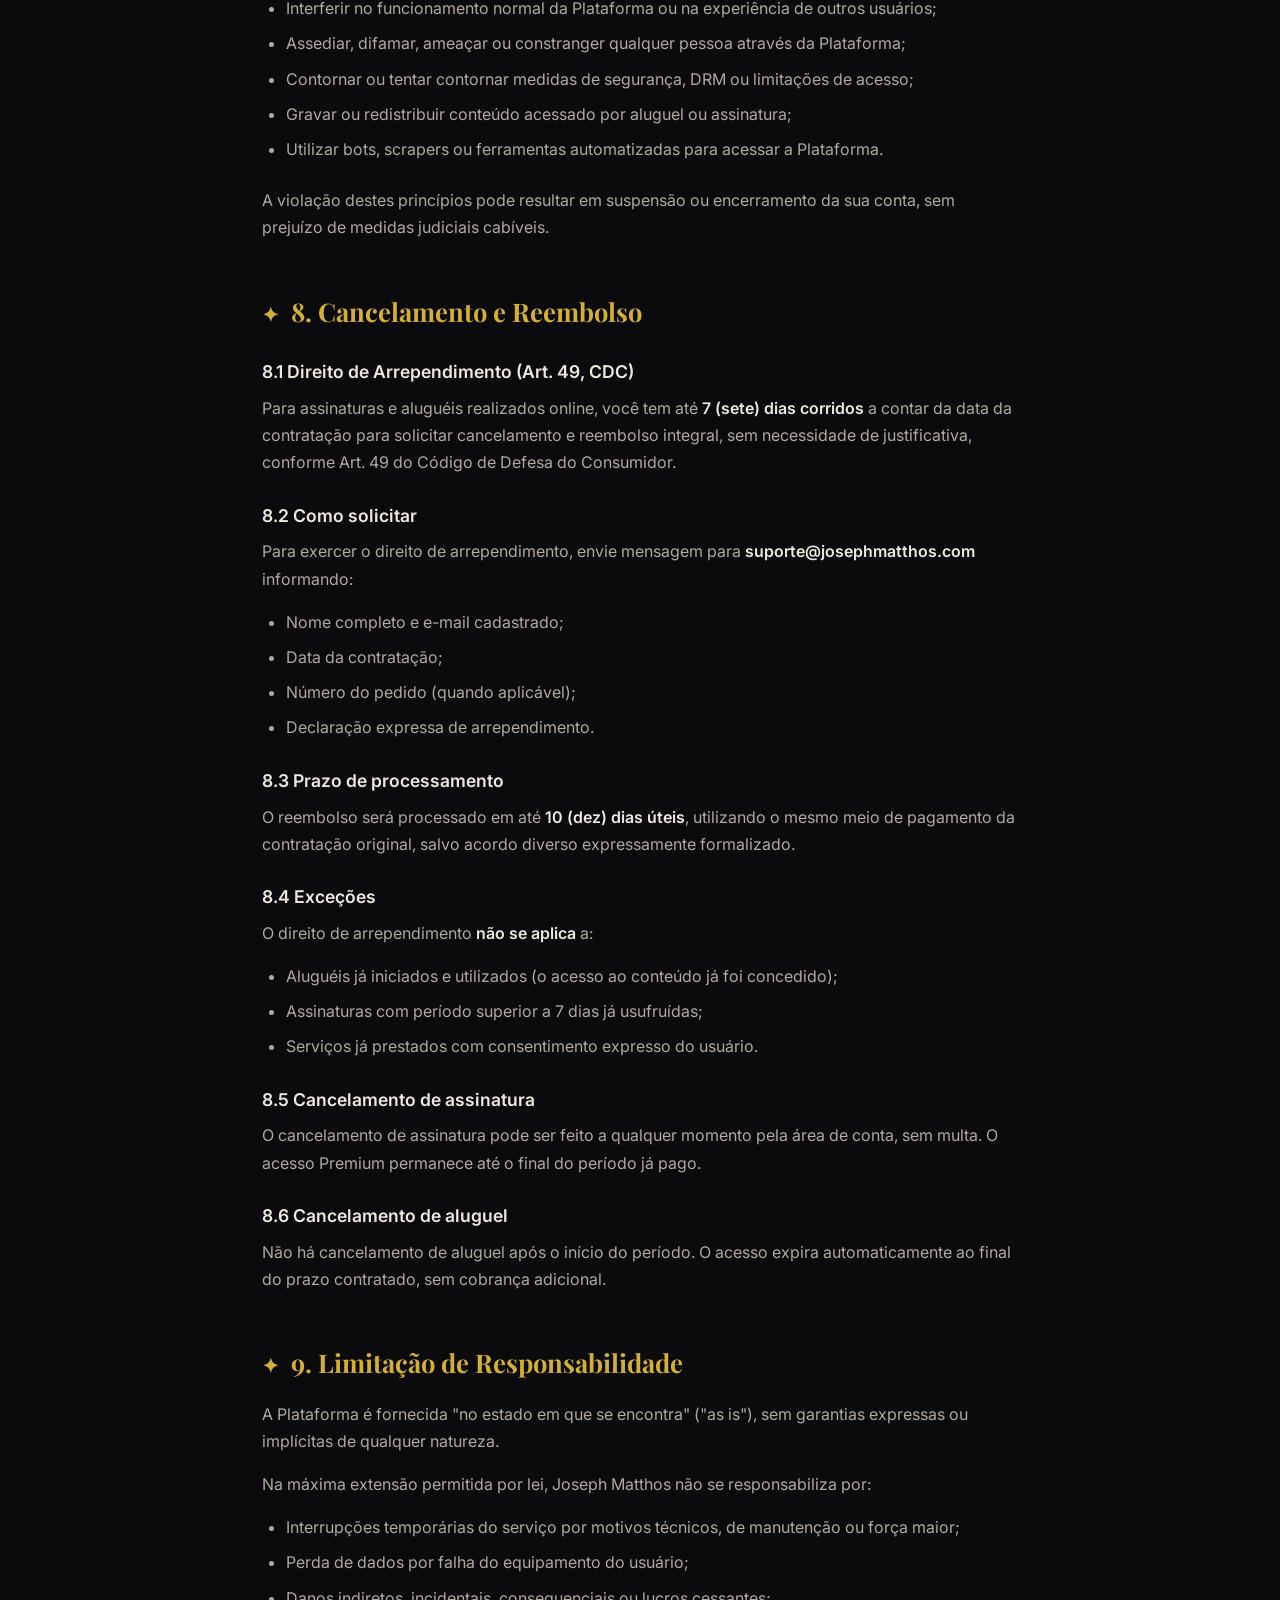
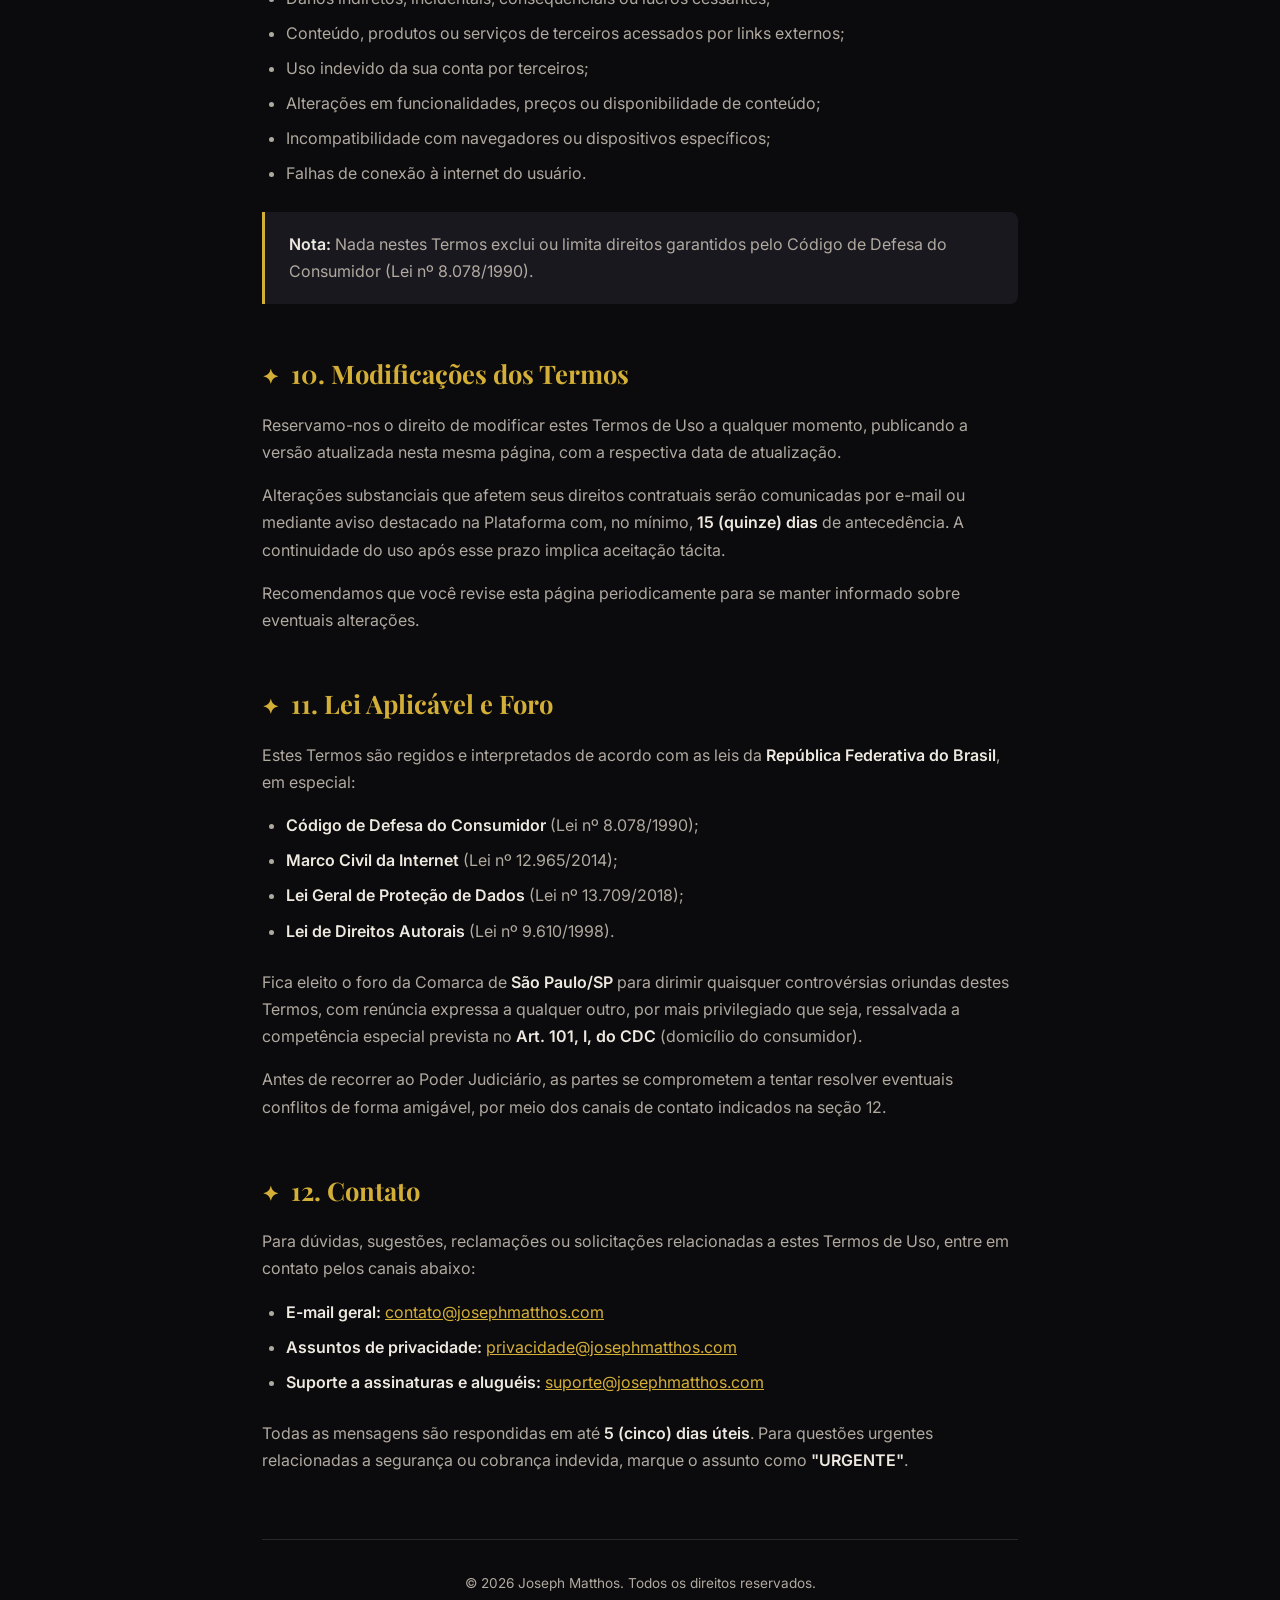
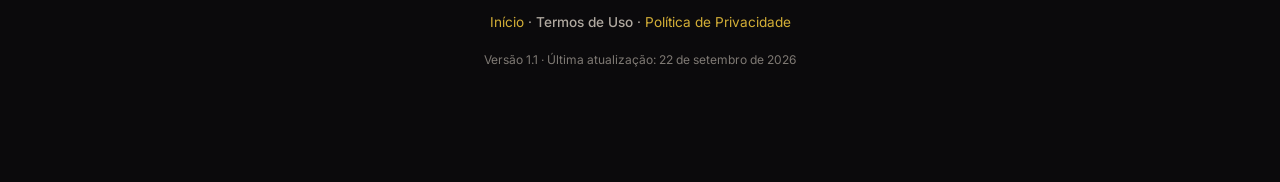
<file: termos-uso.html>
<!DOCTYPE html>
<html lang="pt-BR">
<head>
<meta charset="UTF-8">
<meta name="viewport" content="width=device-width, initial-scale=1.0">
<title>Termos de Uso | Joseph Matthos</title>
<meta name="description" content="Termos de Uso da plataforma Joseph Matthos. Leia as regras de utilização da plataforma, assinaturas e aluguéis.">
<meta name="robots" content="index, follow">
<meta name="theme-color" content="#0b0a0c">
<link rel="canonical" href="https://josephmatthos.vercel.app/termos-uso">
<link rel="icon" href="data:image/svg+xml,%3Csvg xmlns='http://www.w3.org/2000/svg' viewBox='0 0 100 100'%3E%3Ctext y='.9em' font-size='90'%3E%F0%9F%8E%A4%3C/text%3E%3C/svg%3E">

<link rel="preconnect" href="https://fonts.googleapis.com">
<link rel="preconnect" href="https://fonts.gstatic.com" crossorigin>
<link href="https://fonts.googleapis.com/css2?family=Inter:wght@300;400;500;600;700&family=Playfair+Display:ital,wght@0,400..900;1,400..900&display=swap" rel="stylesheet">

<meta property="og:type" content="website">
<meta property="og:title" content="Termos de Uso | Joseph Matthos">
<meta property="og:description" content="Regras de utilização da plataforma, assinaturas e aluguéis.">
<meta property="og:url" content="https://josephmatthos.vercel.app/termos-uso">
<meta property="og:locale" content="pt_BR">
<meta name="twitter:card" content="summary">

<style>
  * { margin: 0; padding: 0; box-sizing: border-box; }

  :root {
    --bg: #0b0a0c;
    --bg-elev: #131216;
    --card: #1a181f;
    --text: #eee9e0;
    --text-dim: #b0a9a0;
    --accent: #d4af37;
    --border: #2b272f;
  }

  html { scroll-behavior: smooth; }

  body {
    background: var(--bg);
    color: var(--text);
    font-family: 'Inter', system-ui, sans-serif;
    line-height: 1.7;
    min-height: 100vh;
  }

  @media (prefers-reduced-motion: reduce) {
    html { scroll-behavior: auto; }
    *, *::before, *::after {
      animation-duration: 0.01ms !important;
      transition-duration: 0.01ms !important;
    }
  }

  .container {
    max-width: 820px;
    margin: 0 auto;
    padding: 4rem 2rem 6rem;
  }

  .back-link {
    display: inline-flex;
    align-items: center;
    gap: 0.5rem;
    color: var(--accent);
    text-decoration: none;
    font-size: 0.85rem;
    margin-bottom: 1.5rem;
    transition: opacity 0.2s;
  }
  .back-link:hover { opacity: 0.7; }

  .page-nav {
    display: flex;
    gap: 1.5rem;
    flex-wrap: wrap;
    margin-bottom: 2.5rem;
    padding-bottom: 1.5rem;
    border-bottom: 1px solid var(--border);
  }
  .page-nav a {
    color: var(--text-dim);
    text-decoration: none;
    font-size: 0.78rem;
    letter-spacing: 0.1em;
    text-transform: uppercase;
    font-weight: 500;
    transition: color 0.2s;
  }
  .page-nav a:hover { color: var(--accent); }

  header {
    margin-bottom: 3rem;
    padding-bottom: 2rem;
    border-bottom: 1px solid var(--border);
  }
  .eyebrow {
    font-size: 0.75rem;
    letter-spacing: 0.2em;
    text-transform: uppercase;
    color: var(--accent);
    margin-bottom: 1rem;
    font-weight: 600;
  }
  h1 {
    font-family: 'Playfair Display', serif;
    font-size: clamp(2rem, 5vw, 3rem);
    font-weight: 700;
    line-height: 1.15;
    margin-bottom: 1rem;
    letter-spacing: -0.02em;
  }
  h1 .gold { color: var(--accent); font-style: italic; }
  .subtitle {
    color: var(--text-dim);
    font-size: 1.05rem;
    margin-bottom: 0.5rem;
  }
  .update-date {
    font-size: 0.85rem;
    color: var(--text-dim);
    font-style: italic;
  }

  section {
    margin-bottom: 3rem;
    scroll-margin-top: 2rem;
  }

  h2 {
    font-family: 'Playfair Display', serif;
    font-size: 1.6rem;
    font-weight: 700;
    margin-bottom: 1rem;
    color: var(--accent);
    display: flex;
    align-items: baseline;
    gap: 0.75rem;
  }
  h2::before {
    content: "✦";
    font-size: 0.8em;
    speak: none;
  }

  h3 {
    font-size: 1.1rem;
    font-weight: 600;
    margin-top: 1.5rem;
    margin-bottom: 0.5rem;
    color: var(--text);
  }

  p { margin-bottom: 1rem; color: var(--text-dim); }
  ul, ol { margin: 1rem 0 1.5rem 1.5rem; color: var(--text-dim); }
  li { margin-bottom: 0.5rem; }
  strong { color: var(--text); font-weight: 600; }
  a { color: var(--accent); }

  .highlight-box {
    background: var(--card);
    border-left: 3px solid var(--accent);
    padding: 1.2rem 1.5rem;
    border-radius: 0 8px 8px 0;
    margin: 1.5rem 0;
  }
  .highlight-box p { margin-bottom: 0; }

  .warning-box {
    background: rgba(212, 175, 55, 0.08);
    border: 1px solid rgba(212, 175, 55, 0.3);
    border-radius: 12px;
    padding: 1.2rem 1.5rem;
    margin: 1.5rem 0;
  }
  .warning-box p { margin-bottom: 0; color: var(--text); }

  .toc {
    background: var(--card);
    border: 1px solid var(--border);
    border-radius: 12px;
    padding: 1.5rem 2rem;
    margin-bottom: 3rem;
  }
  .toc h3 {
    margin-top: 0;
    color: var(--accent);
    font-family: 'Playfair Display', serif;
    font-size: 1.2rem;
    margin-bottom: 1rem;
  }
  .toc ol {
    margin: 0;
    counter-reset: toc;
    list-style: none;
    padding-left: 0;
  }
  .toc li {
    counter-increment: toc;
    margin-bottom: 0.5rem;
    padding-left: 1.5rem;
    position: relative;
  }
  .toc li::before {
    content: counter(toc) ".";
    position: absolute;
    left: 0;
    color: var(--accent);
    font-weight: 600;
    font-size: 0.9em;
  }
  .toc a {
    color: var(--text-dim);
    text-decoration: none;
    transition: color 0.2s;
  }
  .toc a:hover,
  .toc a[aria-current="true"] {
    color: var(--accent);
    font-weight: 500;
  }

  table {
    width: 100%;
    border-collapse: collapse;
    margin: 1.5rem 0;
    background: var(--card);
    border-radius: 8px;
    overflow: hidden;
  }
  table caption {
    text-align: left;
    font-weight: 600;
    padding: 0.5rem 1rem;
    color: var(--text);
    font-size: 0.9rem;
    font-family: 'Playfair Display', serif;
  }
  th, td {
    padding: 0.85rem 1rem;
    text-align: left;
    border-bottom: 1px solid var(--border);
    font-size: 0.92rem;
  }
  th {
    background: var(--bg-elev);
    color: var(--accent);
    font-weight: 600;
    font-size: 0.8rem;
    text-transform: uppercase;
    letter-spacing: 0.05em;
  }
  td { color: var(--text-dim); }
  tr:last-child td { border-bottom: none; }

  footer {
    margin-top: 4rem;
    padding-top: 2rem;
    border-top: 1px solid var(--border);
    text-align: center;
    color: var(--text-dim);
    font-size: 0.85rem;
  }
  footer a { color: var(--accent); text-decoration: none; }
  footer a:hover { text-decoration: underline; }
  footer .current-page {
    color: var(--text-dim);
    font-weight: 500;
  }

  #backToTop {
    position: fixed;
    bottom: 2rem;
    right: 2rem;
    width: 48px;
    height: 48px;
    border-radius: 50%;
    background: var(--accent);
    color: var(--bg);
    border: none;
    cursor: pointer;
    font-size: 1.2rem;
    display: flex;
    align-items: center;
    justify-content: center;
    opacity: 0;
    pointer-events: none;
    transition: opacity 0.3s, transform 0.3s;
    box-shadow: 0 4px 20px rgba(212, 175, 55, 0.3);
    z-index: 100;
  }
  #backToTop.visible {
    opacity: 1;
    pointer-events: auto;
  }
  #backToTop:hover {
    transform: translateY(-3px);
    box-shadow: 0 6px 25px rgba(212, 175, 55, 0.5);
  }
  #backToTop:focus-visible {
    outline: 2px solid var(--text);
    outline-offset: 3px;
  }

  @media (max-width: 600px) {
    .container { padding: 2.5rem 1.25rem 4rem; }
    h2 { font-size: 1.35rem; }
    th, td { padding: 0.65rem 0.75rem; font-size: 0.85rem; }
    .page-nav { gap: 1rem; }
    #backToTop { bottom: 1rem; right: 1rem; width: 42px; height: 42px; }
  }

  @media print {
    body { background: #fff; color: #000; }
    .back-link, .page-nav, #backToTop, footer, .toc { display: none; }
    h1, h2, h3 { color: #000; }
    a { color: #000; text-decoration: underline; }
    p, li, td { color: #333; }
    .highlight-box, .warning-box { border: 1px solid #ccc; background: #f9f9f9; }
    table { border: 1px solid #ccc; }
  }
</style>
</head>
<body id="top">
  <div class="container">
    <a href="index.html" class="back-link">← Voltar ao site</a>

    <header>
      <div class="eyebrow">Documento Legal</div>
      <h1>Termos de <span class="gold">Uso</span></h1>
      <p class="subtitle">
        Regras e condições que regem o uso da plataforma Joseph Matthos,
        incluindo acesso a conteúdo, assinaturas e aluguéis de faixas.
      </p>
      <p class="update-date">
        Última atualização: <time datetime="2026-09-22">22 de setembro de 2026</time>
        · Versão 1.1
      </p>
    </header>

    <nav class="toc" aria-label="Índice dos termos">
      <h3>Índice</h3>
      <ol>
        <li><a href="#aceitacao">Aceitação dos Termos</a></li>
        <li><a href="#servico">Descrição do Serviço</a></li>
        <li><a href="#conta">Cadastro e Conta do Usuário</a></li>
        <li><a href="#planos">Planos de Assinatura</a></li>
        <li><a href="#aluguel">Aluguel de Faixas</a></li>
        <li><a href="#propriedade">Propriedade Intelectual</a></li>
        <li><a href="#conduta">Conduta do Usuário</a></li>
        <li><a href="#cancelamento">Cancelamento e Reembolso</a></li>
        <li><a href="#limitacao">Limitação de Responsabilidade</a></li>
        <li><a href="#modificacoes">Modificações dos Termos</a></li>
        <li><a href="#lei">Lei Aplicável e Foro</a></li>
        <li><a href="#contato">Contato</a></li>
      </ol>
    </nav>

    <section id="aceitacao">
      <h2>1. Aceitação dos Termos</h2>
      <p>
        Ao acessar, navegar, cadastrar-se ou utilizar qualquer funcionalidade da
        plataforma <strong>Joseph Matthos</strong> (doravante "Plataforma"), você
        declara estar de pleno acordo com os presentes Termos de Uso e com a
        <a href="politica-privacidade.html">Política de Privacidade</a>.
      </p>
      <p>
        Caso não concorde com qualquer disposição aqui estabelecida, pedimos que
        não utilize a Plataforma. O uso continuado após eventuais alterações
        caracteriza aceitação tácita da nova versão.
      </p>
    </section>

    <section id="servico">
      <h2>2. Descrição do Serviço</h2>
      <p>A Plataforma Joseph Matthos oferece:</p>
      <ul>
        <li>Acesso gratuito à discografia com prévias de 30 segundos;</li>
        <li>Assinatura Premium mensal e anual, com acesso completo a todas as faixas em streaming;</li>
        <li>Aluguel de faixas por períodos determinados (de 24 horas a 15 dias), com pagamento único e acesso em streaming durante o período contratado;</li>
        <li>Conteúdo editorial (biografia, frases, reflexões) e informações de shows;</li>
        <li>Newsletter opcional com novidades exclusivas.</li>
      </ul>
      <p>
        A Plataforma reserva-se o direito de modificar, suspender ou encerrar,
        temporária ou permanentemente, qualquer funcionalidade, com ou sem aviso
        prévio, não sendo responsável perante você ou terceiros por tais medidas.
      </p>

      <h3>2.1 Disponibilidade</h3>
      <p>
        Buscamos manter a Plataforma disponível <strong>24 horas por dia, 7 dias
        por semana</strong>, mas não garantimos disponibilidade ininterrupta.
        Manutenções programadas serão comunicadas com antecedência mínima de
        48 horas.
      </p>
      <p>
        Eventuais indisponibilidades por motivos de força maior (falhas de
        provedores, ataques, desastres naturais) não geram direito a reembolso,
        mas faremos o possível para restaurar o serviço o mais rápido possível.
      </p>
    </section>

    <section id="conta">
      <h2>3. Cadastro e Conta do Usuário</h2>

      <h3>3.1 Elegibilidade</h3>
      <p>
        Para criar uma conta, você deve ter pelo menos <strong>18 anos</strong>,
        ou ser maior de 13 anos com autorização expressa dos pais ou responsáveis
        legais, conforme Art. 14 da LGPD.
      </p>

      <h3>3.2 Veracidade das informações</h3>
      <p>
        Ao se cadastrar, você se compromete a fornecer informações verdadeiras,
        atualizadas e completas, e a mantê-las atualizadas. Dados falsos ou
        imprecisos podem resultar em suspensão ou cancelamento da conta.
      </p>

      <h3>3.3 Segurança da conta</h3>
      <p>
        Você é responsável por manter a confidencialidade de sua senha e por
        todas as atividades realizadas em sua conta. Recomendamos o uso de senhas
        fortes (mínimo 8 caracteres, combinando letras, números e símbolos).
      </p>
      <p>
        Cada usuário pode manter <strong>apenas uma conta ativa</strong>. A
        criação de múltiplas contas para burlar limites ou promoções resultará
        em suspensão.
      </p>

      <div class="warning-box">
        <p>
          <span role="img" aria-label="Aviso">⚠</span>
          <strong> Notifique-nos imediatamente</strong> caso suspeite de uso
          não autorizado da sua conta através do e-mail de contato indicado na
          seção 12.
        </p>
      </div>

      <h3>3.4 Contas inativas</h3>
      <p>
        Contas sem login por mais de <strong>24 meses consecutivos</strong>
        poderão ser desativadas, com aviso prévio por e-mail cadastrado com
        antecedência mínima de 30 dias. O conteúdo adquirido (aluguéis ativos
        no momento da desativação) permanece acessível até o fim do período
        contratado.
      </p>
    </section>

    <section id="planos">
      <h2>4. Planos de Assinatura</h2>
      <p>
        Oferecemos três modalidades de assinatura. Os valores vigentes estão
        sempre disponíveis na
        <a href="index.html#discografia">página inicial</a>, na seção de planos,
        e podem ser atualizados sem aviso prévio para refletir custos
        operacionais.
      </p>

      <table>
        <caption>Comparação dos planos de assinatura</caption>
        <thead>
          <tr>
            <th scope="col">Plano</th>
            <th scope="col">Renovação</th>
            <th scope="col">Benefícios</th>
          </tr>
        </thead>
        <tbody>
          <tr>
            <td><strong>Visitante</strong></td>
            <td>—</td>
            <td>Prévias de 30s, navegação completa, aluguel de faixas</td>
          </tr>
          <tr>
            <td><strong>Premium Mensal</strong></td>
            <td>Mensal (automática)</td>
            <td>Streaming completo de toda a discografia</td>
          </tr>
          <tr>
            <td><strong>Premium Anual</strong></td>
            <td>Anual (automática)</td>
            <td>Tudo do mensal + benefícios exclusivos</td>
          </tr>
        </tbody>
      </table>

      <div class="highlight-box">
        <p>
          <strong>Nota:</strong> os valores atualizados são exibidos em tempo real
          no modal de planos, no próprio site. Consulte-os antes de contratar.
        </p>
      </div>

      <h3>4.1 Cobrança</h3>
      <p>
        Ao assinar um plano, você autoriza a cobrança recorrente no cartão
        cadastrado, com o valor vigente no momento da renovação. Eventuais
        reajustes de preço <strong>exigem nova autorização expressa</strong> —
        a renovação automática não altera o valor originalmente contratado sem
        confirmação do titular.
      </p>

      <h3>4.2 Formas de pagamento</h3>
      <p>
        Os pagamentos são processados pelo <strong>Mercado Pago</strong>.
        Aceitamos cartão de crédito, débito, PIX e boleto (conforme
        disponibilidade). <strong>Não armazenamos dados de cartão</strong> em
        nossos servidores — todas as transações são processadas diretamente
        pelo gateway.
      </p>
      <p>
        Todos os preços são em Reais (BRL) e incluem impostos aplicáveis.
      </p>

      <h3>4.3 Cancelamento</h3>
      <p>
        Você pode cancelar sua assinatura a qualquer momento através da área de
        conta. O cancelamento entra em vigor ao final do período já pago, sem
        direito a reembolso proporcional.
      </p>

      <h3>4.4 Renovação automática</h3>
      <p>
        As assinaturas são renovadas automaticamente ao final de cada período.
        Você será notificado por e-mail <strong>7 dias antes</strong> de cada
        renovação, podendo cancelar sem custo adicional.
      </p>
    </section>

    <section id="aluguel">
      <h2>5. Aluguel de Faixas</h2>
      <p>
        A Plataforma oferece <strong>aluguel de faixas por períodos
        determinados</strong>. Não há compra definitiva de faixas avulsas.
      </p>

      <table>
        <caption>Períodos de aluguel disponíveis</caption>
        <thead>
          <tr>
            <th scope="col">Duração</th>
            <th scope="col">Acesso</th>
          </tr>
        </thead>
        <tbody>
          <tr><td>24 horas</td><td>Streaming completo da faixa</td></tr>
          <tr><td>48 horas</td><td>Streaming completo da faixa</td></tr>
          <tr><td>3 dias</td><td>Streaming completo da faixa</td></tr>
          <tr><td>5 dias</td><td>Streaming completo da faixa</td></tr>
          <tr><td>10 dias</td><td>Streaming completo da faixa</td></tr>
          <tr><td>15 dias</td><td>Streaming completo da faixa</td></tr>
        </tbody>
      </table>

      <p>
        Os valores atualizados de cada período são exibidos em tempo real no
        modal de aluguel, no próprio site.
      </p>

      <div class="highlight-box">
        <p>
          <strong>Importante:</strong> o aluguel concede <strong>acesso em
          streaming</strong> durante o período contratado. <strong>Não há
          download</strong> do arquivo de áudio. Após o término, o acesso
          expira automaticamente, sem renovação.
        </p>
      </div>

      <h3>5.1 Características do aluguel</h3>
      <ul>
        <li>Pagamento único, sem mensalidade;</li>
        <li>Acesso em streaming durante todo o período contratado;</li>
        <li>Expiração automática ao final do período, sem cobrança adicional;</li>
        <li>Não inclui download do arquivo de áudio;</li>
        <li>Não é transferível para outra conta;</li>
        <li>Não permite reprodução pública, sincronização ou comercialização.</li>
      </ul>

      <h3>5.2 Diferença entre aluguel e assinatura Premium</h3>
      <p>
        A assinatura Premium dá acesso completo a <strong>toda</strong> a
        discografia enquanto durar a assinatura. O aluguel é uma alternativa
        pontual, para quem quer acesso a uma faixa específica por um período
        curto, sem compromisso recorrente.
      </p>

      <h3>5.3 Aluguéis já iniciados</h3>
      <p>
        Uma vez iniciado o acesso à faixa alugada, não há direito a reembolso
        proporcional, mesmo que o usuário não utilize o restante do período.
      </p>
    </section>

    <section id="propriedade">
      <h2>6. Propriedade Intelectual</h2>
      <p>
        Todo o conteúdo da Plataforma — incluindo, mas não se limitando a,
        músicas, letras, áudios, capas de álbuns, logotipos, textos, imagens,
        vídeos, design e código-fonte — é de propriedade exclusiva de
        <strong>Joseph Matthos</strong> ou de seus licenciantes, protegido por
        leis brasileiras e internacionais de direitos autorais, marcas e
        propriedade intelectual.
      </p>

      <h3>6.1 Uso permitido</h3>
      <p>Você pode:</p>
      <ul>
        <li>Ouvir o conteúdo durante o período de aluguel ou assinatura;</li>
        <li>Compartilhar links oficiais da Plataforma em redes sociais;</li>
        <li>Citar pequenos trechos de letras, desde que com atribuição.</li>
      </ul>

      <h3>6.2 Uso proibido</h3>
      <p>Você <strong>não pode</strong>:</p>
      <ul>
        <li>Gravar, reproduzir, distribuir ou compartilhar arquivos de áudio com terceiros;</li>
        <li>Utilizar as faixas em projetos comerciais, vídeos monetizados ou produções audiovisuais sem autorização expressa;</li>
        <li>Realizar engenharia reversa, descompilar ou modificar qualquer parte da Plataforma;</li>
        <li>Remover ou alterar avisos de direitos autorais, marcas ou créditos;</li>
        <li>Criar obras derivadas das músicas sem autorização prévia e por escrito.</li>
      </ul>

      <h3>6.3 Violação de direitos autorais</h3>
      <p>
        Violações de direitos autorais estão sujeitas às penalidades previstas
        na <strong>Lei nº 9.610/1998</strong> (Lei de Direitos Autorais),
        incluindo indenização por perdas e danos e responsabilização criminal.
      </p>
    </section>

    <section id="conduta">
      <h2>7. Conduta do Usuário</h2>
      <p>Ao utilizar a Plataforma, você se compromete a <strong>não</strong>:</p>
      <ul>
        <li>Violar qualquer lei, regulamento ou direito de terceiros;</li>
        <li>Utilizar a Plataforma para fins ilegais, fraudulentos ou prejudiciais;</li>
        <li>Transmitir malware, vírus ou qualquer código malicioso;</li>
        <li>Realizar scraping, mineração de dados ou extração automatizada em larga escala;</li>
        <li>Criar múltiplas contas para burlar limites ou promoções;</li>
        <li>Fornecer informações falsas, enganosas ou de terceiros sem autorização;</li>
        <li>Interferir no funcionamento normal da Plataforma ou na experiência de outros usuários;</li>
        <li>Assediar, difamar, ameaçar ou constranger qualquer pessoa através da Plataforma;</li>
        <li>Contornar ou tentar contornar medidas de segurança, DRM ou limitações de acesso;</li>
        <li>Gravar ou redistribuir conteúdo acessado por aluguel ou assinatura;</li>
        <li>Utilizar bots, scrapers ou ferramentas automatizadas para acessar a Plataforma.</li>
      </ul>
      <p>
        A violação destes princípios pode resultar em suspensão ou encerramento
        da sua conta, sem prejuízo de medidas judiciais cabíveis.
      </p>
    </section>

    <section id="cancelamento">
      <h2>8. Cancelamento e Reembolso</h2>

      <h3>8.1 Direito de Arrependimento (Art. 49, CDC)</h3>
      <p>
        Para assinaturas e aluguéis realizados online, você tem até
        <strong>7 (sete) dias corridos</strong> a contar da data da contratação
        para solicitar cancelamento e reembolso integral, sem necessidade de
        justificativa, conforme Art. 49 do Código de Defesa do Consumidor.
      </p>

      <h3>8.2 Como solicitar</h3>
      <p>
        Para exercer o direito de arrependimento, envie mensagem para
        <strong>suporte@josephmatthos.com</strong> informando:
      </p>
      <ul>
        <li>Nome completo e e-mail cadastrado;</li>
        <li>Data da contratação;</li>
        <li>Número do pedido (quando aplicável);</li>
        <li>Declaração expressa de arrependimento.</li>
      </ul>

      <h3>8.3 Prazo de processamento</h3>
      <p>
        O reembolso será processado em até <strong>10 (dez) dias úteis</strong>,
        utilizando o mesmo meio de pagamento da contratação original, salvo
        acordo diverso expressamente formalizado.
      </p>

      <h3>8.4 Exceções</h3>
      <p>O direito de arrependimento <strong>não se aplica</strong> a:</p>
      <ul>
        <li>Aluguéis já iniciados e utilizados (o acesso ao conteúdo já foi concedido);</li>
        <li>Assinaturas com período superior a 7 dias já usufruídas;</li>
        <li>Serviços já prestados com consentimento expresso do usuário.</li>
      </ul>

      <h3>8.5 Cancelamento de assinatura</h3>
      <p>
        O cancelamento de assinatura pode ser feito a qualquer momento pela
        área de conta, sem multa. O acesso Premium permanece até o final do
        período já pago.
      </p>

      <h3>8.6 Cancelamento de aluguel</h3>
      <p>
        Não há cancelamento de aluguel após o início do período. O acesso
        expira automaticamente ao final do prazo contratado, sem cobrança
        adicional.
      </p>
    </section>

    <section id="limitacao">
      <h2>9. Limitação de Responsabilidade</h2>
      <p>
        A Plataforma é fornecida "no estado em que se encontra" ("as is"), sem
        garantias expressas ou implícitas de qualquer natureza.
      </p>
      <p>Na máxima extensão permitida por lei, Joseph Matthos não se responsabiliza por:</p>
      <ul>
        <li>Interrupções temporárias do serviço por motivos técnicos, de manutenção ou força maior;</li>
        <li>Perda de dados por falha do equipamento do usuário;</li>
        <li>Danos indiretos, incidentais, consequenciais ou lucros cessantes;</li>
        <li>Conteúdo, produtos ou serviços de terceiros acessados por links externos;</li>
        <li>Uso indevido da sua conta por terceiros;</li>
        <li>Alterações em funcionalidades, preços ou disponibilidade de conteúdo;</li>
        <li>Incompatibilidade com navegadores ou dispositivos específicos;</li>
        <li>Falhas de conexão à internet do usuário.</li>
      </ul>

      <div class="highlight-box">
        <p>
          <strong>Nota:</strong> Nada nestes Termos exclui ou limita direitos
          garantidos pelo Código de Defesa do Consumidor (Lei nº 8.078/1990).
        </p>
      </div>
    </section>

    <section id="modificacoes">
      <h2>10. Modificações dos Termos</h2>
      <p>
        Reservamo-nos o direito de modificar estes Termos de Uso a qualquer
        momento, publicando a versão atualizada nesta mesma página, com a
        respectiva data de atualização.
      </p>
      <p>
        Alterações substanciais que afetem seus direitos contratuais serão
        comunicadas por e-mail ou mediante aviso destacado na Plataforma com, no
        mínimo, <strong>15 (quinze) dias</strong> de antecedência. A continuidade
        do uso após esse prazo implica aceitação tácita.
      </p>
      <p>
        Recomendamos que você revise esta página periodicamente para se manter
        informado sobre eventuais alterações.
      </p>
    </section>

    <section id="lei">
      <h2>11. Lei Aplicável e Foro</h2>
      <p>
        Estes Termos são regidos e interpretados de acordo com as leis da
        <strong>República Federativa do Brasil</strong>, em especial:
      </p>
      <ul>
        <li><strong>Código de Defesa do Consumidor</strong> (Lei nº 8.078/1990);</li>
        <li><strong>Marco Civil da Internet</strong> (Lei nº 12.965/2014);</li>
        <li><strong>Lei Geral de Proteção de Dados</strong> (Lei nº 13.709/2018);</li>
        <li><strong>Lei de Direitos Autorais</strong> (Lei nº 9.610/1998).</li>
      </ul>
      <p>
        Fica eleito o foro da Comarca de <strong>São Paulo/SP</strong> para
        dirimir quaisquer controvérsias oriundas destes Termos, com renúncia
        expressa a qualquer outro, por mais privilegiado que seja, ressalvada a
        competência especial prevista no <strong>Art. 101, I, do CDC</strong>
        (domicílio do consumidor).
      </p>
      <p>
        Antes de recorrer ao Poder Judiciário, as partes se comprometem a tentar
        resolver eventuais conflitos de forma amigável, por meio dos canais de
        contato indicados na seção 12.
      </p>
    </section>

    <section id="contato">
      <h2>12. Contato</h2>
      <p>
        Para dúvidas, sugestões, reclamações ou solicitações relacionadas a estes
        Termos de Uso, entre em contato pelos canais abaixo:
      </p>
      <ul>
        <li><strong>E-mail geral:</strong> <a href="mailto:contato@josephmatthos.com">contato@josephmatthos.com</a></li>
        <li><strong>Assuntos de privacidade:</strong> <a href="mailto:privacidade@josephmatthos.com">privacidade@josephmatthos.com</a></li>
        <li><strong>Suporte a assinaturas e aluguéis:</strong> <a href="mailto:suporte@josephmatthos.com">suporte@josephmatthos.com</a></li>
      </ul>
      <p>
        Todas as mensagens são respondidas em até <strong>5 (cinco) dias
        úteis</strong>. Para questões urgentes relacionadas a segurança ou
        cobrança indevida, marque o assunto como <strong>"URGENTE"</strong>.
      </p>
    </section>

    <footer>
      <p>© 2026 Joseph Matthos. Todos os direitos reservados.</p>
      <p style="margin-top:0.75rem;">
        <a href="index.html">Início</a> ·
        <span class="current-page" aria-current="page">Termos de Uso</span> ·
        <a href="politica-privacidade.html">Política de Privacidade</a>
      </p>
      <p style="margin-top:0.75rem;font-size:0.75rem;opacity:0.7;">
        Versão 1.1 · Última atualização: 22 de setembro de 2026
      </p>
    </footer>
  </div>

  <button type="button" id="backToTop" aria-label="Voltar ao topo">↑</button>

  <script>
    (function () {
      'use strict';

      var backToTop = document.getElementById('backToTop');
      var scrollThreshold = 400;

      function toggleBackToTop() {
        if (!backToTop) return;
        backToTop.classList.toggle('visible', window.scrollY > scrollThreshold);
      }

      if (backToTop) {
        backToTop.addEventListener('click', function () {
          window.scrollTo({ top: 0, behavior: 'smooth' });
        });
      }

      window.addEventListener('scroll', toggleBackToTop, { passive: true });
      toggleBackToTop();

      var tocLinks = document.querySelectorAll('.toc a[href^="#"]');
      var sections = document.querySelectorAll('section[id]');

      if ('IntersectionObserver' in window && tocLinks.length && sections.length) {
        var observer = new IntersectionObserver(function (entries) {
          entries.forEach(function (entry) {
            if (entry.isIntersecting) {
              var id = entry.target.id;
              tocLinks.forEach(function (link) {
                if (link.getAttribute('href') === '#' + id) {
                  link.setAttribute('aria-current', 'true');
                } else {
                  link.removeAttribute('aria-current');
                }
              });
            }
          });
        }, {
          rootMargin: '-20% 0px -70% 0px',
          threshold: 0
        });

        sections.forEach(function (section) {
          observer.observe(section);
        });
      }

      document.querySelectorAll('a[href^="#"]').forEach(function (link) {
        link.addEventListener('click', function (e) {
          var targetId = link.getAttribute('href').slice(1);
          if (!targetId) return;

          var target = document.getElementById(targetId);
          if (!target) return;

          e.preventDefault();

          var prefersReducedMotion = window.matchMedia('(prefers-reduced-motion: reduce)').matches;
          target.scrollIntoView({
            behavior: prefersReducedMotion ? 'auto' : 'smooth',
            block: 'start'
          });

          if (history.pushState) {
            history.pushState(null, '', '#' + targetId);
          }

          target.setAttribute('tabindex', '-1');
          target.focus({ preventScroll: true });
        });
      });

      console.log('[termos] Página carregada · Versão 1.1');
    })();
  </script>
</body>
</html>
</file>
<file: css/style.css>
/* ============================================================
   JOSEPH MATTHOS — style.css
   ------------------------------------------------------------
   ÍNDICE
   ------------------------------------------------------------
   01. Reset + variáveis
   02. Acessibilidade e scrollbar
   03. Layout base
   04. Header + navegação
   05. Botões
   06. Hero
   07. Seções
   08. Discografia — filter bar
   09. Discografia — álbuns retráteis
   10. Discografia — lista compacta (estilo fila)
   11. Discografia — modo lista (legado)
   12. Modais gerais
   13. Formulários
   14. Sobre / Filosofia / Contato
   15. Footer + links legais
   16. Player fixo (oculto)
   17. Player expandido (grid 2 colunas / mobile Spotify)
   18. Toast global
   19. Carrinho (modal + nav)
   20. Checkout
   21. Minhas compras
   22. Redes sociais (ícones)
   23. Modal de planos
   24. Modal de aluguel
   25. ADMIN — base (layout, sidebar, cards, tabelas)
   26. ADMIN — botão salvar (dirty)
   27. ADMIN — estados (loading, error, empty, truncation)
   28. ADMIN — badges
   29. ADMIN — backup grid
   30. ADMIN — modal de plano
   31. ADMIN — tabelas (ações + grupos)
   32. ADMIN — upload no modal
   33. ADMIN — editores de lista
   34. ADMIN — redes sociais (editor)
   35. ADMIN — toast
   36. ADMIN — modal (larguras)
   37. ADMIN — editor de planos
   38. ADMIN — acessibilidade
   39. Z-index dos modais públicos
   40. RESPONSIVO — site público
   41. RESPONSIVO — admin
   42. PLAYER — botão tela cheia + fullscreen
   43. CORREÇÃO — capa do álbum (mobile + fullscreen)
   44. ADMIN — MODAL GENÉRICO (#adminModal)
   45. ADMIN — Drag & drop de faixas
   46. MODAL DE GERENCIAMENTO DE ASSINATURA
   47. RÁDIO — botão no header
   48. RÁDIO — modal
   49. GLOBAL — Fonte unificada Segoe UI (forçada em tudo)
   ============================================================ */


/* ============================================================
   01. RESET + VARIÁVEIS
   ============================================================ */
* { margin: 0; padding: 0; box-sizing: border-box; }

:root {
  --bg: #0b0a0c;
  --bg-elev: #131216;
  --card: #1a181f;
  --text: #eee9e0;
  --text-dim: #b0a9a0;
  --accent: #d4af37;
  --accent-dark: #8b6f2c;
  --accent-glow: rgba(212, 175, 55, 0.25);
  --border: #2b272f;
  --success: #4ade80;
  --danger: #f87171;
  --info: #60a5fa;
  --warning: #f0a100;
  --font-serif: 'Playfair Display', serif;
  --font-sans: 'Inter', sans-serif;
  --player-h: 92px;
}


/* ============================================================
   02. ACESSIBILIDADE E SCROLLBAR
   ============================================================ */
::-webkit-scrollbar { width: 10px; height: 10px; }
::-webkit-scrollbar-track { background: var(--bg); }
::-webkit-scrollbar-thumb { background: var(--border); border-radius: 5px; }
::-webkit-scrollbar-thumb:hover { background: var(--accent-dark); }
* { scrollbar-width: thin; scrollbar-color: var(--border) var(--bg); }

*:focus-visible { outline: 2px solid var(--accent); outline-offset: 2px; border-radius: 4px; }
button:focus:not(:focus-visible),
a:focus:not(:focus-visible) { outline: none; }

@media (prefers-reduced-motion: reduce) {
  *, *::before, *::after {
    animation-duration: 0.01ms !important;
    animation-iteration-count: 1 !important;
    transition-duration: 0.01ms !important;
    scroll-behavior: auto !important;
  }
}


/* ============================================================
   03. LAYOUT BASE
   ============================================================ */
body {
  background: var(--bg);
  color: var(--text);
  font-family: var(--font-sans);
  line-height: 1.5;
  scroll-behavior: smooth;
  overflow-x: hidden;
  padding-bottom: 0;
}

body::before {
  content: "";
  position: fixed;
  inset: 0;
  background-image: url("data:image/svg+xml,%3Csvg viewBox='0 0 200 200' xmlns='http://www.w3.org/2000/svg'%3E%3Cfilter id='noise'%3E%3CfeTurbulence type='fractalNoise' baseFrequency='0.8' numOctaves='3' stitchTiles='stitch'/%3E%3C/filter%3E%3Crect width='100%25' height='100%25' filter='url(%23noise)' opacity='0.04'/%3E%3C/svg%3E");
  pointer-events: none;
  z-index: 1000;
  opacity: 0.6;
}

body.modal-open { overflow: hidden; }

.container { width: min(1200px, 90%); margin: 0 auto; }


/* ============================================================
   04. HEADER + NAVEGAÇÃO
   ============================================================ */
header {
  position: fixed;
  top: 0;
  left: 0;
  width: 100%;
  padding: 1rem 0;
  background: rgba(11, 10, 12, 0.9);
  -webkit-backdrop-filter: blur(14px);
  backdrop-filter: blur(14px);
  border-bottom: 1px solid rgba(212, 175, 55, 0.15);
  z-index: 100;
}
.header-inner { display: flex; justify-content: space-between; align-items: center; gap: 1rem; }

.logo {
  font-family: var(--font-serif);
  font-size: 1.7rem;
  font-weight: 700;
  color: var(--text);
  text-decoration: none;
  line-height: 1;
  white-space: nowrap;
}
.logo span { color: var(--accent); font-style: italic; }

nav { display: flex; align-items: center; gap: 1.5rem; flex-wrap: wrap; }
nav a {
  color: var(--text-dim);
  text-decoration: none;
  font-size: 0.78rem;
  letter-spacing: 0.1em;
  text-transform: uppercase;
  transition: 0.2s;
  font-weight: 500;
}
nav a:hover { color: var(--accent); }

.auth-area { display: flex; align-items: center; gap: 0.8rem; }
.user-chip {
  display: none;
  align-items: center;
  gap: 0.6rem;
  background: var(--card);
  border: 1px solid var(--border);
  padding: 0.4rem 0.9rem 0.4rem 0.4rem;
  border-radius: 40px;
  cursor: pointer;
  transition: 0.2s;
}
.user-chip:hover { border-color: var(--accent); }
.user-chip.visible { display: inline-flex; }
.user-avatar {
  width: 30px;
  height: 30px;
  border-radius: 50%;
  background: linear-gradient(135deg, var(--accent), var(--accent-dark));
  display: flex;
  align-items: center;
  justify-content: center;
  font-weight: 700;
  font-size: 0.85rem;
  color: var(--bg);
}
.user-info-mini { line-height: 1.1; }
.user-name-mini { font-size: 0.8rem; font-weight: 600; }
.user-plan-mini {
  font-size: 0.65rem;
  color: var(--accent);
  text-transform: uppercase;
  letter-spacing: 0.05em;
}

nav .nav-cart {
  position: relative;
  display: inline-flex;
  align-items: center;
  justify-content: center;
  padding: 0.45rem 0.75rem;
  margin-left: 0.25rem;
  border-radius: 30px;
  color: var(--text-dim);
  font-size: 1rem;
  text-transform: none;
  letter-spacing: 0;
  line-height: 1;
  transition: color 0.2s, background 0.2s, box-shadow 0.2s;
}
nav .nav-cart:hover {
  color: var(--accent);
  background: rgba(212, 175, 55, 0.08);
  box-shadow: 0 0 15px var(--accent-glow);
}
nav .nav-cart i { font-size: 1rem; pointer-events: none; }

.nav-cart-badge {
  position: absolute;
  top: -2px;
  right: -2px;
  min-width: 18px;
  height: 18px;
  padding: 0 5px;
  background: var(--danger);
  color: #fff;
  font-size: 0.62rem;
  font-weight: 700;
  font-family: var(--font-sans);
  line-height: 18px;
  text-align: center;
  border-radius: 10px;
  border: 2px solid var(--bg);
  letter-spacing: 0;
  text-transform: none;
  box-shadow: 0 2px 6px rgba(0, 0, 0, 0.4);
}
.nav-cart-badge.hidden { display: none; }

@keyframes navCartPop {
  0%   { transform: scale(1); }
  45%  { transform: scale(1.35); }
  100% { transform: scale(1); }
}
nav .nav-cart.pop { animation: navCartPop 0.35s ease; }


/* ============================================================
   05. BOTÕES
   ============================================================ */
.btn {
  display: inline-block;
  padding: 0.75rem 1.6rem;
  font-size: 0.85rem;
  font-weight: 600;
  letter-spacing: 0.05em;
  text-transform: uppercase;
  text-decoration: none;
  border-radius: 40px;
  transition: background 0.3s, color 0.3s, border-color 0.3s, box-shadow 0.3s, transform 0.3s;
  border: 1px solid transparent;
  cursor: pointer;
  font-family: var(--font-sans);
}
.btn-primary { background: var(--accent); color: var(--bg); border-color: var(--accent); }
.btn-primary:hover { background: transparent; color: var(--accent); box-shadow: 0 0 25px var(--accent-glow); }
.btn-outline { background: transparent; color: var(--text); border-color: rgba(255, 255, 255, 0.2); }
.btn-outline:hover { border-color: var(--accent); color: var(--accent); }
.btn-ghost { background: transparent; color: var(--text-dim); border: none; padding: 0.5rem 1rem; }
.btn-ghost:hover { color: var(--accent); }
.btn-sm { padding: 0.5rem 1.1rem; font-size: 0.75rem; }
.btn-block { width: 100%; text-align: center; }
.btn-danger { background: var(--danger); color: white; border-color: var(--danger); }
.btn-danger:hover { background: transparent; color: var(--danger); }
.btn:disabled { opacity: 0.55; cursor: not-allowed; }


/* ============================================================
   06. HERO
   ============================================================ */
.hero {
  min-height: 100vh;
  display: flex;
  align-items: center;
  padding: 7rem 0 4rem;
  position: relative;
  background:
    radial-gradient(circle at 70% 30%, rgba(212, 175, 55, 0.08) 0%, transparent 50%),
    radial-gradient(circle at 20% 80%, rgba(212, 175, 55, 0.04) 0%, transparent 40%);
  background-size: cover;
  background-position: center;
}
.hero.has-bg-image::before {
  content: "";
  position: absolute;
  inset: 0;
  background: rgba(11, 10, 12, 0.72);
  z-index: 0;
}
.hero .container {
  position: relative;
  z-index: 1;
  display: grid;
  grid-template-columns: 1fr 1fr;
  gap: 3rem;
  align-items: center;
}
.hero-content h1 {
  font-family: var(--font-serif);
  font-size: clamp(2.5rem, 7vw, 5rem);
  font-weight: 900;
  line-height: 1.05;
  letter-spacing: -0.03em;
  margin-bottom: 1rem;
}
.hero-content h1 .gold { color: var(--accent); display: block; font-style: italic; }
.hero-sub {
  font-size: 1.15rem;
  color: var(--text-dim);
  margin-bottom: 2rem;
  max-width: 500px;
  font-weight: 300;
  border-left: 3px solid var(--accent);
  padding-left: 1.5rem;
}
.hero-cta { display: flex; gap: 1rem; flex-wrap: wrap; }
.hero-visual { display: flex; justify-content: center; align-items: center; }

.vinyl-container {
  position: relative;
  width: 100%;
  max-width: 380px;
  aspect-ratio: 1/1;
  border-radius: 50%;
  background: radial-gradient(circle at 30% 30%, #2a252e, #0d0b0e);
  box-shadow:
    0 30px 50px rgba(0, 0, 0, 0.7),
    0 0 0 2px rgba(212, 175, 55, 0.2),
    0 0 40px rgba(212, 175, 55, 0.15);
  display: flex;
  justify-content: center;
  align-items: center;
  animation: float 6s ease-in-out infinite;
  overflow: hidden;
}
.vinyl-container.has-cover::after { display: none; }
.vinyl-container .cover-img {
  position: absolute;
  inset: 0;
  background-size: cover;
  background-position: center;
  border-radius: 50%;
}
.vinyl-container.spinning { animation: spin 8s linear infinite; }
.vinyl-container:not(.has-cover)::after {
  content: "";
  position: absolute;
  width: 30%;
  height: 30%;
  border-radius: 50%;
  background: radial-gradient(circle at 40% 40%, #d4af37, #8b6f2c);
  box-shadow: inset 0 0 20px rgba(0, 0, 0, 0.8);
}
.vinyl-container .lyric {
  position: absolute;
  bottom: -60px;
  left: 0;
  right: 0;
  text-align: center;
  font-family: var(--font-serif);
  font-style: italic;
  color: var(--accent);
  font-size: 1.1rem;
  opacity: 0.8;
  z-index: 2;
}
@keyframes float { 0%, 100% { transform: translateY(0); } 50% { transform: translateY(-15px); } }
@keyframes spin { from { transform: rotate(0); } to { transform: rotate(360deg); } }


/* ============================================================
   07. SEÇÕES
   ============================================================ */
section { padding: 6rem 0; border-bottom: 1px solid var(--border); }
.section-title {
  font-family: var(--font-serif);
  font-size: 2.5rem;
  font-weight: 700;
  margin-bottom: 0.5rem;
  letter-spacing: -0.02em;
}
.section-title .gold { color: var(--accent); }
.section-sub {
  color: var(--text-dim);
  font-size: 1.05rem;
  margin-bottom: 2.5rem;
  font-weight: 300;
  max-width: 700px;
}


/* ============================================================
   08. DISCOGRAFIA — FILTER BAR
   ============================================================ */
.filter-bar {
  display: flex !important;
  align-items: center;
  justify-content: space-between;
  gap: 1rem;
  flex-wrap: wrap;
  margin-bottom: 2.5rem;
  padding-bottom: 1.5rem;
  border-bottom: 1px solid var(--border);
}
.filter-bar-buttons { display: flex; gap: 0.6rem; flex-wrap: wrap; }
.filter-btn {
  background: transparent;
  border: 1px solid var(--border);
  color: var(--text-dim);
  padding: 0.5rem 1.1rem;
  border-radius: 30px;
  font-size: 0.75rem;
  letter-spacing: 0.05em;
  text-transform: uppercase;
  font-weight: 600;
  cursor: pointer;
  transition: 0.2s;
  font-family: var(--font-sans);
}
.filter-btn:hover { border-color: var(--accent); color: var(--accent); }
.filter-btn.active { background: var(--accent); color: var(--bg); border-color: var(--accent); }
.filter-bar .shop-search-wrap { flex: 0 1 260px; min-width: 200px; }
.shop-search {
  width: 100%;
  padding: 0.65rem 1.1rem;
  background: var(--card);
  border: 1px solid var(--border);
  border-radius: 30px;
  color: var(--text);
  font-family: var(--font-sans);
  font-size: 0.9rem;
  outline: none;
  transition: 0.2s;
}
.shop-search:focus { border-color: var(--accent); box-shadow: 0 0 15px var(--accent-glow); }

.view-mode-buttons { display: flex; gap: 0.35rem; margin-left: auto; }
.view-mode-btn {
  display: grid;
  place-items: center;
  width: 34px;
  height: 34px;
  color: var(--text-dim);
  background: var(--card);
  border: 1px solid var(--border);
  border-radius: 6px;
  cursor: pointer;
}
.view-mode-btn.active,
.view-mode-btn:hover { color: var(--accent); border-color: var(--accent); }


/* ============================================================
   09. DISCOGRAFIA — ÁLBUNS RETRÁTEIS
   ============================================================ */
.album-block {
  margin-bottom: 1.5rem;
  padding-bottom: 1.5rem;
  border-bottom: 1px solid var(--border);
  transition: 0.3s;
}
.album-block:last-child { border-bottom: none; padding-bottom: 0; margin-bottom: 0; }

.album-block .album-header {
  display: flex;
  align-items: center;
  gap: 1rem;
  padding: 0.8rem 1rem;
  border-radius: 12px;
  cursor: pointer;
  transition: 0.3s;
  background: transparent;
  border: 1px solid transparent;
  flex-wrap: nowrap;
  position: relative;
}
.album-block .album-header:hover {
  background: rgba(212, 175, 55, 0.04);
  border-color: rgba(212, 175, 55, 0.2);
}
.album-block.expanded .album-header {
  background: rgba(212, 175, 55, 0.06);
  border-color: rgba(212, 175, 55, 0.3);
  margin-bottom: 1rem;
  padding-bottom: 1rem;
}

.album-cover {
  width: 72px;
  height: 72px;
  border-radius: 10px;
  background: linear-gradient(145deg, #2a252e, #0d0b0e);
  border: 1px solid var(--border);
  display: flex;
  align-items: center;
  justify-content: center;
  font-family: var(--font-serif);
  font-size: 1.6rem;
  color: rgba(212, 175, 55, 0.5);
  font-weight: 900;
  flex-shrink: 0;
  overflow: hidden;
  background-size: cover;
  background-position: center;
}
.album-info { flex: 1; min-width: 0; }
.album-title {
  font-family: var(--font-serif);
  font-size: 1.4rem;
  font-weight: 700;
  line-height: 1.2;
}
.album-meta { color: var(--text-dim); font-size: 0.82rem; margin-top: 0.2rem; }
.album-meta .gold { color: var(--accent); }

.album-badge {
  font-size: 0.65rem;
  letter-spacing: 0.1em;
  text-transform: uppercase;
  padding: 0.2rem 0.7rem;
  border-radius: 20px;
  border: 1px solid var(--accent);
  color: var(--accent);
  font-weight: 700;
  margin-left: 0.5rem;
  vertical-align: middle;
  display: inline-block;
}
.album-badge.premium { background: var(--accent); color: var(--bg); }

.album-toggle,
.album-play {
  display: inline-flex;
  align-items: center;
  justify-content: center;
  width: 32px;
  height: 32px;
  border-radius: 50%;
  background: var(--card);
  border: 1px solid var(--border);
  color: var(--accent);
  font-size: 0.9rem;
  cursor: pointer;
  transition: 0.3s;
  flex-shrink: 0;
}
.album-toggle { margin-left: auto; }
.album-actions { display: flex; align-items: center; gap: 0.35rem; margin-left: auto; }
.album-block .album-header:hover .album-toggle,
.album-block .album-header:hover .album-play {
  background: var(--accent);
  color: var(--bg);
}
.album-block.expanded .album-toggle {
  transform: rotate(180deg);
  background: var(--accent);
  color: var(--bg);
}

.album-tracks { display: none; padding-top: 0.5rem; }
.album-block.expanded .album-tracks {
  display: block;
  animation: slideDown 0.3s ease;
}
@keyframes slideDown {
  from { opacity: 0; transform: translateY(-10px); }
  to { opacity: 1; transform: translateY(0); }
}


/* ============================================================
   10. DISCOGRAFIA — LISTA COMPACTA (ESTILO FILA)
   ============================================================ */
.discography-scroll {
  display: flex;
  flex-direction: column;
  gap: 2px;
  overflow: visible;
  padding: 0;
  margin: 0;
}

.discography-track-card {
  display: grid;
  grid-template-columns: 40px 56px minmax(0, 1fr) auto;
  align-items: center;
  gap: 14px;
  padding: 10px 14px;
  width: 100%;
  box-sizing: border-box;
  background: transparent;
  border: 1px solid transparent;
  border-radius: 8px;
  cursor: pointer;
  transition: background 0.15s, border-color 0.15s;
}
.discography-track-card:hover {
  background: rgba(212, 175, 55, 0.08);
  border-color: rgba(212, 175, 55, 0.2);
}
.discography-track-card.playing {
  background: rgba(212, 175, 55, 0.14);
  border-color: rgba(212, 175, 55, 0.35);
}

.discography-track-card .track-index {
  font-size: 0.85rem;
  color: rgba(212, 175, 55, 0.55);
  text-align: center;
  font-variant-numeric: tabular-nums;
  font-family: var(--font-sans);
}
.discography-track-card.playing .track-index {
  color: #f0d98f;
  font-weight: 700;
}

.discography-track-card .track-cover {
  width: 56px;
  height: 56px;
  border-radius: 6px;
  background: linear-gradient(145deg, #2a252e, #0d0b0e);
  background-size: cover;
  background-position: center;
  display: flex;
  align-items: center;
  justify-content: center;
  font-family: var(--font-serif);
  font-size: 0.9rem;
  color: rgba(212, 175, 55, 0.45);
  font-weight: 700;
  flex-shrink: 0;
  overflow: hidden;
}

.discography-track-card .track-info {
  display: flex;
  flex-direction: column;
  align-items: flex-start;
  justify-content: center;
  gap: 4px;
  min-width: 0;
  text-align: left;
}
.discography-track-card .track-title {
  font-size: 0.95rem;
  color: #eee9e0;
  white-space: nowrap;
  overflow: hidden;
  text-overflow: ellipsis;
  font-family: var(--font-sans);
  font-weight: 500;
  line-height: 1.2;
  text-align: left;
  width: 100%;
}
.discography-track-card.playing .track-title {
  font-weight: 700;
  color: #f0d98f;
}
.discography-track-card .track-duration {
  font-size: 0.78rem;
  color: rgba(212, 175, 55, 0.65);
  font-family: var(--font-sans);
  line-height: 1.2;
  text-align: left;
}

.discography-track-card .track-right {
  display: flex;
  align-items: center;
  gap: 12px;
  flex-shrink: 0;
  justify-self: end;
}
.discography-track-card .track-state {
  font-size: 0.75rem;
  color: rgba(212, 175, 55, 0.6);
  font-family: var(--font-sans);
  white-space: nowrap;
}
.discography-track-card.playing .track-state { color: #f0d98f; }

.discography-track-card .track-action-icon {
  width: 32px;
  height: 32px;
  font-size: 0.9rem;
  border-radius: 50%;
  display: inline-grid;
  place-items: center;
  border: 1px solid rgba(212, 175, 55, 0.3);
  background: rgba(212, 175, 55, 0.06);
  color: #d4af37;
  cursor: pointer;
  transition: all 0.15s;
  padding: 0;
}
.discography-track-card .track-action-icon:hover {
  background: rgba(212, 175, 55, 0.18);
  border-color: #d4af37;
  transform: scale(1.08);
}
.discography-track-card .track-action-icon::after { display: none; }


/* ============================================================
   11. DISCOGRAFIA — MODO LISTA (LEGADO)
   ============================================================ */
#discographyContainer[data-view-mode="list"] .album-block.expanded .discography-scroll,
#discographyContainer.view-list .album-block.expanded .discography-scroll {
  display: flex !important;
  flex-direction: column !important;
  gap: 2px !important;
  padding: 0 !important;
  overflow: visible !important;
}

#discographyContainer[data-view-mode="list"] .album-block.expanded .discography-track-card,
#discographyContainer.view-list .album-block.expanded .discography-track-card {
  grid-template-columns: 40px 56px minmax(0, 1fr) auto !important;
  padding: 10px 14px !important;
}

#discographyContainer[data-view-mode="list"] .album-block.expanded .discography-track-btn,
#discographyContainer.view-list .album-block.expanded .discography-track-btn {
  width: auto !important;
  padding: 0.4rem 0.9rem !important;
  white-space: nowrap !important;
}


/* ============================================================
   12. MODAIS GERAIS
   ============================================================ */
.modal-overlay {
  position: fixed;
  inset: 0;
  background: rgba(0, 0, 0, 0.75);
  -webkit-backdrop-filter: blur(6px);
  backdrop-filter: blur(6px);
  display: flex;
  align-items: center;
  justify-content: center;
  padding: 1rem;
  z-index: 500;
  opacity: 0;
  pointer-events: none;
  transition: 0.3s;
}
.modal-overlay.open { opacity: 1; pointer-events: auto; }

.modal {
  background: var(--bg-elev);
  border: 1px solid var(--border);
  border-radius: 16px;
  padding: 2rem;
  width: min(440px, 100%);
  max-height: 90vh;
  overflow-y: auto;
  transform: translateY(20px);
  transition: 0.3s;
  box-shadow: 0 30px 60px rgba(0, 0, 0, 0.7);
  position: relative;
}
.modal-overlay.open .modal { transform: translateY(0); }
.modal.modal-wide { width: min(600px, 100%); }
.modal.modal-xl { width: min(1100px, 96%); }
.modal h2 { font-family: var(--font-serif); font-size: 1.8rem; font-weight: 700; margin-bottom: 0.3rem; }
.modal .sub { color: var(--text-dim); font-size: 0.9rem; margin-bottom: 1.5rem; }

.modal-close {
  position: absolute;
  top: 1rem;
  right: 1rem;
  background: none;
  border: none;
  color: var(--text-dim);
  font-size: 1.5rem;
  cursor: pointer;
  transition: 0.2s;
  width: 32px;
  height: 32px;
  border-radius: 50%;
  display: flex;
  align-items: center;
  justify-content: center;
}
.modal-close:hover { color: var(--accent); background: rgba(212, 175, 55, 0.1); }

.modal-switch {
  text-align: center;
  margin-top: 1.2rem;
  font-size: 0.85rem;
  color: var(--text-dim);
}
.modal-switch a { color: var(--accent); cursor: pointer; text-decoration: none; font-weight: 600; }
.modal-switch a:hover { text-decoration: underline; }


/* ============================================================
   13. FORMULÁRIOS
   ============================================================ */
.form-group { margin-bottom: 1rem; }
.form-group label {
  display: block;
  font-size: 0.75rem;
  letter-spacing: 0.05em;
  text-transform: uppercase;
  color: var(--text-dim);
  margin-bottom: 0.4rem;
  font-weight: 600;
}
.form-group input,
.form-group textarea,
.form-group select {
  width: 100%;
  padding: 0.85rem 1.1rem;
  background: var(--card);
  border: 1px solid var(--border);
  border-radius: 10px;
  color: var(--text);
  font-family: var(--font-sans);
  font-size: 0.95rem;
  outline: none;
  transition: 0.2s;
}
.form-group textarea { resize: vertical; min-height: 90px; line-height: 1.5; }
.form-group input:focus,
.form-group textarea:focus,
.form-group select:focus {
  border-color: var(--accent);
  box-shadow: 0 0 15px var(--accent-glow);
}
.form-error { color: var(--danger); font-size: 0.8rem; margin-top: 0.3rem; min-height: 1em; }
.form-hint { font-size: 0.7rem; color: var(--text-dim); margin-top: 0.3rem; font-style: italic; }
.form-row { display: grid; grid-template-columns: 1fr 1fr; gap: 1rem; }
.form-row-3 { display: grid; grid-template-columns: 1fr 1fr 1fr; gap: 1rem; }


/* ============================================================
   14. SOBRE / FILOSOFIA / CONTATO
   ============================================================ */
.sobre-grid { display: grid; grid-template-columns: 1fr 1.2fr; gap: 4rem; align-items: center; }
.sobre-img {
  width: 100%;
  aspect-ratio: 3/4;
  background: linear-gradient(145deg, #1e1b22, #0f0e11);
  border-radius: 12px;
  position: relative;
  overflow: hidden;
  border: 1px solid var(--border);
  box-shadow: 0 20px 40px rgba(0, 0, 0, 0.6);
  display: flex;
  align-items: center;
  justify-content: center;
  background-size: cover;
  background-position: center top;
}
.sobre-img:not(.has-img)::before {
  content: "JM";
  font-family: var(--font-serif);
  font-size: 6rem;
  color: rgba(212, 175, 55, 0.15);
  font-weight: 900;
  letter-spacing: 0.1em;
}
.sobre-img::after {
  content: "";
  position: absolute;
  inset: 20px;
  border: 1px solid rgba(212, 175, 55, 0.3);
  border-radius: 8px;
  pointer-events: none;
}
.sobre-text p { color: var(--text-dim); margin-bottom: 1.2rem; font-weight: 300; font-size: 1.05rem; }
.sobre-text p strong { color: var(--accent); font-weight: 500; }
.quote {
  font-family: var(--font-serif);
  font-style: italic;
  font-size: 1.4rem;
  color: var(--text);
  margin-top: 2rem;
  padding-left: 1.5rem;
  border-left: 4px solid var(--accent);
  line-height: 1.4;
}
.frases-grid {
  display: grid;
  grid-template-columns: repeat(auto-fit, minmax(250px, 1fr));
  gap: 1.5rem;
}
.frase-card {
  background: var(--bg-elev);
  border-left: 3px solid var(--accent);
  padding: 2rem 1.8rem;
  border-radius: 0 12px 12px 0;
  transition: 0.3s;
}
.frase-card:hover { background: #1c1a21; transform: translateX(5px); }
.frase-card p { font-family: var(--font-serif); font-style: italic; font-size: 1.1rem; line-height: 1.5; }
.frase-card .author {
  display: block;
  margin-top: 1rem;
  font-family: var(--font-sans);
  font-style: normal;
  font-size: 0.8rem;
  color: var(--accent);
  letter-spacing: 0.1em;
  text-transform: uppercase;
  font-weight: 600;
}
.contato-grid { display: grid; grid-template-columns: 1fr 1fr; gap: 4rem; align-items: start; }
.contato-info h3 { font-family: var(--font-serif); font-size: 2rem; margin-bottom: 1.5rem; }
.contato-info p { color: var(--text-dim); margin-bottom: 2rem; font-weight: 300; }
.newsletter-form { display: flex; flex-direction: column; gap: 1rem; }
.newsletter-form input {
  padding: 1rem 1.5rem;
  background: var(--card);
  border: 1px solid var(--border);
  border-radius: 40px;
  color: var(--text);
  font-family: var(--font-sans);
  font-size: 1rem;
  outline: none;
  transition: 0.3s;
}
.newsletter-form input:focus { border-color: var(--accent); box-shadow: 0 0 20px var(--accent-glow); }
.newsletter-form button { align-self: flex-start; }


/* ============================================================
   15. FOOTER + LINKS LEGAIS
   ============================================================ */
footer {
  padding: 3rem 0;
  text-align: center;
  color: var(--text-dim);
  font-size: 0.85rem;
  border-top: 1px solid var(--border);
}
footer .gold { color: var(--accent); }

footer .footer-nav {
  display: flex;
  justify-content: center;
  align-items: center;
  gap: 0.75rem;
  margin-top: 1rem;
  flex-wrap: wrap;
}
footer .footer-nav a {
  color: var(--text-dim);
  text-decoration: none;
  font-size: 0.8rem;
  letter-spacing: 0.05em;
  transition: color 0.2s;
}
footer .footer-nav a:hover { color: var(--accent); }
footer .footer-nav span { color: var(--border); user-select: none; }


/* ============================================================
   16. PLAYER FIXO (OCULTO)
   ============================================================ */
.player { display: none !important; }


/* ============================================================
   17. PLAYER EXPANDIDO — GRID 2 COLUNAS / MOBILE SPOTIFY
   ============================================================ */
.player-modal-overlay {
  z-index: 700;
  padding: 1rem;
  background:
    linear-gradient(135deg, rgba(20, 18, 16, 0.92) 0%, rgba(11, 10, 12, 0.96) 100%);
  -webkit-backdrop-filter: blur(8px);
  backdrop-filter: blur(8px);
}

.music-player {
  position: relative;
  width: 100%;
  max-width: 1100px;
  max-height: 92vh;
  background: rgba(20, 18, 16, 0.96);
  border: 1px solid rgba(212, 175, 55, 0.18);
  border-radius: 20px;
  box-shadow: 0 25px 70px rgba(0, 0, 0, 0.7);
  font-family: 'Georgia', serif;
  color: #d4af37;
  display: flex;
  flex-direction: column;
  overflow: hidden;
}

.music-player::before {
  content: "";
  position: absolute;
  inset: 0;
  background-image: var(--player-bg, none);
  background-size: cover;
  background-position: center;
  opacity: 0.08;
  pointer-events: none;
  z-index: 0;
  border-radius: 20px;
  transition: opacity 0.5s ease, background-image 0.5s ease;
}

.music-player:not([data-has-bg="1"])::before {
  opacity: 0;
}
.music-player > * {
  position: relative;
  z-index: 1;
}

.player-close {
  position: absolute;
  top: 16px;
  right: 16px;
  z-index: 12;
  background: rgba(0, 0, 0, 0.5);
  border: none;
  border-radius: 50%;
  width: 40px;
  height: 40px;
  display: flex;
  align-items: center;
  justify-content: center;
  cursor: pointer;
  color: #d4af37;
  transition: all 0.2s;
}
.player-close:hover { background: rgba(212, 175, 55, 0.2); transform: scale(1.08); }
.player-close svg { width: 22px; height: 22px; fill: currentColor; }

.player-grid {
  display: grid;
  grid-template-columns: 1.1fr 0.9fr;
  flex: 1;
  min-height: 0;
  overflow: hidden;
}

.player-col {
  padding: 3rem 2rem 2rem;
  display: flex;
  flex-direction: column;
  overflow-y: auto;
  border-right: 1px solid rgba(212, 175, 55, 0.15);
  min-height: 0;
  scrollbar-width: thin;
  scrollbar-color: rgba(212, 175, 55, 0.3) transparent;
}
.player-col::-webkit-scrollbar { width: 6px; }
.player-col::-webkit-scrollbar-thumb {
  background: rgba(212, 175, 55, 0.3);
  border-radius: 3px;
}

.player-watermark-area {
  display: flex;
  flex-direction: column;
  flex: 1;
}

.music-player .album-cover {
  width: 100%;
  max-width: 320px;
  aspect-ratio: 1 / 1;
  height: auto;
  min-height: 0;
  margin: 0 auto 1.5rem;
  padding: 0;
  border-radius: 12px;
  background: linear-gradient(145deg, #2a252e, #0d0b0e);
  display: flex;
  align-items: center;
  justify-content: center;
  overflow: hidden;
  flex-shrink: 0;
  box-shadow: 0 12px 40px rgba(0, 0, 0, 0.6);
  border: 1px solid rgba(212, 175, 55, 0.12);
  position: relative;
  font-size: 4rem;
  font-weight: 700;
  color: rgba(212, 175, 55, 0.3);
}
.music-player .album-cover img {
  position: absolute;
  inset: 0;
  width: 100%;
  height: 100%;
  object-fit: cover;
  object-position: center;
  display: block;
  border-radius: inherit;
}
.music-player .album-cover::before,
.music-player .album-cover::after {
  display: none !important;
  content: none !important;
}

.track-info { text-align: center; margin-bottom: 0.8rem; }
.track-title {
  font-family: 'Georgia', serif;
  font-size: 1.5rem;
  font-weight: 700;
  color: #f0d98f;
  margin-bottom: 0.3rem;
  text-shadow: 0 2px 10px rgba(212, 175, 55, 0.25);
  word-break: break-word;
  line-height: 1.2;
}
.track-artist {
  font-size: 0.9rem;
  color: rgba(212, 175, 55, 0.7);
  font-style: italic;
}

.preview-badge {
  display: none;
  text-align: center;
  font-size: 0.68rem;
  letter-spacing: 0.12em;
  font-weight: 700;
  text-transform: uppercase;
  color: #d4af37;
  background: rgba(212, 175, 55, 0.1);
  border: 1px solid rgba(212, 175, 55, 0.35);
  border-radius: 999px;
  padding: 0.25rem 0.8rem;
  margin: 0 auto 0.8rem;
  width: fit-content;
}
.preview-badge.visible { display: block; }

.progress-container { margin-bottom: 1.5rem; }
.progress-container .progress-bar {
  height: 4px;
  background: rgba(212, 175, 55, 0.18);
  border-radius: 2px;
  cursor: pointer;
  position: relative;
  overflow: hidden;
}
.progress-container .progress {
  height: 100%;
  background: linear-gradient(90deg, #d4af37, #f0d98f);
  border-radius: 2px;
  width: 0;
  transition: width 0.1s linear;
}
.progress-container .time-info {
  display: flex;
  justify-content: space-between;
  font-size: 0.75rem;
  color: rgba(212, 175, 55, 0.7);
  margin-top: 0.5rem;
  font-variant-numeric: tabular-nums;
}

.controls {
  display: flex;
  align-items: center;
  justify-content: center;
  gap: 1rem;
  margin-bottom: 1rem;
  flex-wrap: nowrap;
}
.control-btn {
  width: 44px;
  height: 44px;
  border-radius: 50%;
  display: flex;
  align-items: center;
  justify-content: center;
  color: #d4af37;
  opacity: 0.75;
  transition: all 0.25s;
  background: none;
  border: none;
  cursor: pointer;
  flex-shrink: 0;
}
.control-btn:hover {
  color: #f0d98f;
  opacity: 1;
  background: rgba(212, 175, 55, 0.1);
  transform: scale(1.08);
}
.control-btn svg { width: 22px; height: 22px; fill: currentColor; }

.control-btn.play-btn {
  width: 60px;
  height: 60px;
  background: linear-gradient(135deg, #d4af37, #f0d98f);
  color: #1a1a1a;
  opacity: 1;
  box-shadow: 0 8px 25px rgba(212, 175, 55, 0.4);
}
.control-btn.play-btn:hover {
  background: linear-gradient(135deg, #f0d98f, #d4af37);
  transform: scale(1.06);
  box-shadow: 0 10px 30px rgba(212, 175, 55, 0.55);
}
.control-btn.play-btn svg {
  width: 26px;
  height: 26px;
  fill: #1a1a1a;
}

.control-btn-mute {
  width: 40px;
  height: 40px;
  opacity: 0.6;
}
.control-btn-mute:hover { opacity: 1; }
.control-btn-mute svg { width: 20px; height: 20px; fill: currentColor; }

.control-btn-shuffle {
  opacity: 0.45;
  position: relative;
}
.control-btn-shuffle.active {
  opacity: 1;
  color: #f0d98f;
  background: rgba(212, 175, 55, 0.15);
}
.control-btn-shuffle.active::after {
  content: "";
  position: absolute;
  bottom: 2px;
  left: 50%;
  transform: translateX(-50%);
  width: 4px;
  height: 4px;
  border-radius: 50%;
  background: #f0d98f;
}
.control-btn-shuffle[hidden] {
  display: none !important;
}

.extra-controls {
  display: none;
}
.extra-btn {
  width: 36px;
  height: 36px;
  border-radius: 50%;
  display: flex;
  align-items: center;
  justify-content: center;
  color: #d4af37;
  opacity: 0.6;
  background: none;
  border: none;
  cursor: pointer;
  transition: all 0.25s;
}
.extra-btn:hover {
  opacity: 1;
  transform: translateY(-2px);
  background: rgba(212, 175, 55, 0.08);
}
.extra-btn svg { width: 20px; height: 20px; fill: currentColor; }

.player-actions {
  display: flex;
  gap: 0.6rem;
  justify-content: center;
  flex-wrap: wrap;
  margin-top: auto;
  padding-top: 1rem;
  border-top: 1px solid rgba(212, 175, 55, 0.15);
  position: relative;
  z-index: 5;
}
.player-actions:empty { display: none; }
.player-actions .btn {
  flex: 1 1 auto;
  min-width: 130px;
  padding: 0.7rem 1.1rem;
  font-size: 0.82rem;
  position: relative;
  z-index: 6;
  pointer-events: auto;
  cursor: pointer;
}
.player-actions .btn:disabled,
.player-actions .btn.btn-disabled {
  opacity: 0.4;
  cursor: not-allowed;
  pointer-events: none;
}
.expanded-access {
  color: #d4af37;
  font-size: 0.9rem;
  font-style: italic;
  width: 100%;
  text-align: center;
  padding: 0.5rem;
}

.player-queue {
  margin-top: 1.5rem;
  padding-top: 1rem;
  border-top: 1px solid rgba(212, 175, 55, 0.18);
}
.player-queue[hidden] { display: none; }

.player-queue-header {
  display: flex;
  justify-content: space-between;
  align-items: center;
  margin-bottom: 0.8rem;
  padding: 0 0.4rem;
}
.player-queue-label {
  font-family: 'Georgia', serif;
  font-size: 0.9rem;
  font-weight: 600;
  letter-spacing: 0.14em;
  text-transform: uppercase;
  color: #d4af37;
}
.player-queue-count {
  font-size: 0.72rem;
  color: rgba(212, 175, 55, 0.6);
  font-variant-numeric: tabular-nums;
}

.player-queue-list {
  display: flex;
  flex-direction: column;
  gap: 2px;
  max-height: 280px;
  overflow-y: auto;
  padding-right: 4px;
  scrollbar-width: thin;
  scrollbar-color: rgba(212, 175, 55, 0.3) transparent;
}
.player-queue-list::-webkit-scrollbar { width: 6px; }
.player-queue-list::-webkit-scrollbar-thumb {
  background: rgba(212, 175, 55, 0.3);
  border-radius: 3px;
}

.queue-track {
  display: grid;
  grid-template-columns: 24px 40px 1fr auto;
  align-items: center;
  gap: 10px;
  padding: 8px 10px;
  border-radius: 8px;
  background: transparent;
  border: none;
  cursor: pointer;
  transition: background 0.18s;
  text-align: left;
  color: inherit;
  font: inherit;
  width: 100%;
}
.queue-track:hover { background: rgba(212, 175, 55, 0.08); }
.queue-track.playing { background: rgba(212, 175, 55, 0.14); }

.queue-track-index {
  font-size: 0.8rem;
  color: rgba(212, 175, 55, 0.5);
  text-align: center;
  font-variant-numeric: tabular-nums;
}
.queue-track.playing .queue-track-index { color: #f0d98f; font-weight: 700; }

.queue-track-cover {
  width: 40px;
  height: 40px;
  border-radius: 4px;
  background: linear-gradient(145deg, #2a252e, #0d0b0e);
  background-size: cover;
  background-position: center;
  display: flex;
  align-items: center;
  justify-content: center;
  font-family: 'Georgia', serif;
  font-size: 0.8rem;
  color: rgba(212, 175, 55, 0.45);
  font-weight: 700;
  flex-shrink: 0;
}

.queue-track-info { min-width: 0; }
.queue-track-title {
  font-size: 0.9rem;
  color: #eee9e0;
  white-space: nowrap;
  overflow: hidden;
  text-overflow: ellipsis;
  margin-bottom: 2px;
  display: block;
  font-family: -apple-system, BlinkMacSystemFont, 'Inter', sans-serif;
}
.queue-track.playing .queue-track-title { font-weight: 700; color: #f0d98f; }
.queue-track-duration {
  font-size: 0.72rem;
  color: rgba(212, 175, 55, 0.55);
  display: block;
  font-family: -apple-system, BlinkMacSystemFont, 'Inter', sans-serif;
}
.queue-track-lock {
  font-size: 0.85rem;
  color: rgba(212, 175, 55, 0.5);
}
.queue-track.playing .queue-track-lock { color: #d4af37; }

.lyrics-col {
  display: flex;
  flex-direction: column;
  overflow: hidden;
  min-height: 0;
  background: rgba(0, 0, 0, 0.18);
  padding: 3rem 2rem 2rem 1.5rem;
}
.lyrics-header {
  padding-bottom: 1rem;
  margin-bottom: 1rem;
  border-bottom: 1px solid rgba(212, 175, 55, 0.18);
}
.lyrics-header h3 {
  margin: 0;
  font-family: -apple-system, BlinkMacSystemFont, 'Inter', sans-serif;
  font-size: 0.85rem;
  font-weight: 600;
  letter-spacing: 0.18em;
  text-transform: uppercase;
  color: #d4af37;
}
.lyrics-scroll {
  flex: 1;
  overflow-y: auto;
  padding-right: 8px;
  scrollbar-width: thin;
  scrollbar-color: rgba(212, 175, 55, 0.3) transparent;
  text-align: center;
  font-family: 'Georgia', serif;
  font-size: 1.15rem;
  line-height: 1.9;
  color: rgba(240, 217, 143, 0.72);
  scroll-behavior: smooth;
}
.lyrics-scroll::-webkit-scrollbar { width: 6px; }
.lyrics-scroll::-webkit-scrollbar-thumb {
  background: rgba(212, 175, 55, 0.3);
  border-radius: 3px;
}
.lyrics-scroll .lyric-line {
  display: block;
  width: 100%;
  background: transparent;
  border: none;
  color: inherit;
  font: inherit;
  text-align: center;
  padding: 0.35rem 0.5rem;
  cursor: pointer;
  border-radius: 6px;
  transition: color 0.25s, background 0.25s, transform 0.25s, opacity 0.25s;
  opacity: 0.55;
}
.lyrics-scroll .lyric-line:hover {
  background: rgba(212, 175, 55, 0.08);
  color: #f0d98f;
  opacity: 1;
}
.lyrics-scroll .lyric-line.active {
  color: #f0d98f;
  font-weight: 700;
  opacity: 1;
  text-shadow: 0 0 14px rgba(212, 175, 55, 0.5);
  transform: scale(1.03);
}
.lyrics-scroll .lyrics-empty {
  color: rgba(212, 175, 55, 0.5);
  font-style: italic;
  padding: 2rem 0;
}

.mobile-tabs { display: none; }


/* ============================================================
   18. TOAST GLOBAL
   ============================================================ */
.toast {
  position: fixed;
  bottom: 1rem;
  left: 50%;
  transform: translateX(-50%) translateY(20px);
  background: var(--bg-elev);
  border: 1px solid var(--accent);
  color: var(--text);
  padding: 0.9rem 1.5rem;
  border-radius: 40px;
  font-size: 0.9rem;
  z-index: 9999;
  opacity: 0;
  pointer-events: none;
  transition: 0.3s;
  box-shadow: 0 10px 30px rgba(0, 0, 0, 0.5);
  display: flex;
  align-items: center;
  gap: 0.6rem;
  max-width: 90vw;
}
.toast.show { opacity: 1; transform: translateX(-50%) translateY(0); }
.toast .icon { color: var(--accent); font-size: 1.1rem; }


/* ============================================================
   19. CARRINHO (MODAL + NAV)
   ============================================================ */
.cart-item {
  display: flex;
  align-items: center;
  gap: 0.9rem;
  padding: 0.9rem 0;
  border-bottom: 1px solid var(--border);
}
.cart-item:last-child { border-bottom: none; }
.cart-item-cover {
  width: 50px;
  height: 50px;
  border-radius: 6px;
  background: linear-gradient(145deg, #2a252e, #0d0b0e);
  background-size: cover;
  background-position: center;
  display: flex;
  align-items: center;
  justify-content: center;
  font-family: var(--font-serif);
  font-size: 1rem;
  color: rgba(212, 175, 55, 0.4);
  font-weight: 900;
  flex-shrink: 0;
}
.cart-item-info { flex: 1; min-width: 0; }
.cart-item-title {
  font-size: 0.95rem;
  font-weight: 600;
  white-space: nowrap;
  overflow: hidden;
  text-overflow: ellipsis;
}
.cart-item-album {
  font-size: 0.7rem;
  color: var(--text-dim);
  text-transform: uppercase;
  letter-spacing: 0.05em;
}
.cart-item-price {
  font-family: var(--font-serif);
  font-size: 1.1rem;
  font-weight: 700;
  color: var(--accent);
  white-space: nowrap;
}
.cart-item-remove {
  background: none;
  border: none;
  color: var(--text-dim);
  cursor: pointer;
  font-size: 1rem;
  padding: 0.3rem;
  border-radius: 50%;
  transition: 0.2s;
}
.cart-item-remove:hover { color: var(--danger); background: rgba(248, 113, 113, 0.1); }

.cart-totals {
  margin-top: 1rem;
  padding-top: 1rem;
  border-top: 2px solid var(--border);
}
.cart-total-row {
  display: flex;
  justify-content: space-between;
  align-items: center;
  padding: 0.4rem 0;
  font-size: 0.9rem;
  color: var(--text-dim);
}
.cart-total-row strong { color: var(--text); font-weight: 600; }
.cart-total-final {
  margin-top: 0.5rem;
  padding-top: 0.8rem;
  border-top: 1px solid var(--border);
  font-size: 1.1rem !important;
}
.cart-total-final strong {
  font-family: var(--font-serif);
  font-size: 1.5rem;
  color: var(--accent);
  font-weight: 900;
}
.cart-empty { text-align: center; padding: 2rem 1rem; color: var(--text-dim); }


/* ============================================================
   20. CHECKOUT
   ============================================================ */
.checkout-summary {
  background: var(--card);
  border: 1px solid var(--border);
  border-radius: 10px;
  padding: 1rem 1.2rem;
  margin-bottom: 1.2rem;
  max-height: 200px;
  overflow-y: auto;
}
.checkout-summary-item {
  display: flex;
  justify-content: space-between;
  padding: 0.4rem 0;
  font-size: 0.85rem;
}
.checkout-summary-item span { color: var(--text-dim); }
.checkout-summary-item strong { color: var(--text); }
.checkout-summary-total {
  display: flex;
  justify-content: space-between;
  padding-top: 0.8rem;
  margin-top: 0.5rem;
  border-top: 1px solid var(--border);
  font-family: var(--font-serif);
  font-size: 1.3rem;
  font-weight: 900;
  color: var(--accent);
}


/* ============================================================
   21. MINHAS COMPRAS
   ============================================================ */
.purchase-item {
  display: flex;
  align-items: center;
  gap: 0.9rem;
  padding: 0.9rem 0;
  border-bottom: 1px solid var(--border);
}
.purchase-item:last-child { border-bottom: none; }
.purchase-info { flex: 1; min-width: 0; }
.purchase-title { font-size: 0.95rem; font-weight: 600; }
.purchase-date { font-size: 0.7rem; color: var(--text-dim); }
.purchase-actions { display: flex; gap: 0.4rem; }


/* ============================================================
   22. REDES SOCIAIS (ÍCONES)
   ============================================================ */
.social-links { display: flex; gap: 0.75rem; flex-wrap: wrap; align-items: center; }

.ad-social-icon {
  position: relative;
  display: inline-flex;
  align-items: center;
  justify-content: center;
  width: 43px;
  height: 43px;
  border-radius: 50%;
  background: var(--card);
  border: 1px solid var(--border);
  color: var(--text-dim);
  text-decoration: none;
  font-size: 1.2rem;
  transition: transform 0.25s ease, color 0.25s ease, background 0.25s ease,
              border-color 0.25s ease, box-shadow 0.25s ease;
}
.ad-social-icon i,
.ad-social-icon svg { transition: transform 0.25s ease; line-height: 1; }
.ad-social-icon:hover { transform: translateY(-4px); color: #ffffff; border-color: transparent; }
.ad-social-icon:hover i,
.ad-social-icon:hover svg { transform: scale(1.15); }
.ad-social-icon::before {
  content: attr(data-label);
  position: absolute;
  bottom: calc(100% + 10px);
  left: 50%;
  transform: translateX(-50%) translateY(6px);
  background: var(--bg-elev);
  color: var(--text);
  font-family: var(--font-sans);
  font-size: 0.72rem;
  font-weight: 600;
  letter-spacing: 0.05em;
  padding: 0.4rem 0.75rem;
  border-radius: 20px;
  border: 1px solid var(--border);
  white-space: nowrap;
  opacity: 0;
  pointer-events: none;
  transition: opacity 0.2s ease, transform 0.2s ease;
  z-index: 10;
  box-shadow: 0 6px 20px rgba(0, 0, 0, 0.5);
}
.ad-social-icon::after {
  content: "";
  position: absolute;
  bottom: calc(100% + 4px);
  left: 50%;
  transform: translateX(-50%) translateY(6px);
  width: 0;
  height: 0;
  border-left: 5px solid transparent;
  border-right: 5px solid transparent;
  border-top: 6px solid var(--border);
  opacity: 0;
  pointer-events: none;
  transition: opacity 0.2s ease, transform 0.2s ease;
  z-index: 10;
}
.ad-social-icon:hover::before,
.ad-social-icon:hover::after {
  opacity: 1;
  transform: translateX(-50%) translateY(0);
}

.ad-social-icon.spotify:hover  { background: #1DB954; box-shadow: 0 6px 20px rgba(29, 185, 84, 0.5); }
.ad-social-icon.youtube:hover  { background: #FF0000; box-shadow: 0 6px 20px rgba(255, 0, 0, 0.5); }
.ad-social-icon.amazon:hover   { background: #FF9900; box-shadow: 0 6px 20px rgba(255, 153, 0, 0.5); }
.ad-social-icon.facebook:hover { background: #1877F2; box-shadow: 0 6px 20px rgba(24, 119, 242, 0.5); }
.ad-social-icon.tiktok:hover   { background: #010101; border-color: #00f2ea; box-shadow: 0 6px 20px rgba(0, 242, 234, 0.4); }
.ad-social-icon.apple:hover    { background: linear-gradient(135deg, #FA243C 0%, #FF5E7D 100%); box-shadow: 0 6px 20px rgba(250, 36, 60, 0.5); }
.ad-social-icon.audiomack:hover{ background: #FFA200; box-shadow: 0 6px 20px rgba(255, 162, 0, 0.5); }
.ad-social-icon.itunes:hover   { background: linear-gradient(135deg, #FC3C44 0%, #FF6B7A 100%); box-shadow: 0 6px 20px rgba(252, 60, 68, 0.5); }
.ad-social-icon svg { width: 1em; height: 1em; fill: currentColor; display: block; }
.ad-social-icon i[class*="fa-"] {
  font-size: 1.15em;
  line-height: 1;
  width: 1.15em;
  height: 1.15em;
  display: inline-flex;
  align-items: center;
  justify-content: center;
  vertical-align: middle;
}
.ad-social-icon i,
.ad-social-icon svg { color: inherit; }

/* ============================================================
   23. MODAL DE PLANOS
   ============================================================ */
.plans-grid {
  display: grid;
  grid-template-columns: repeat(auto-fit, minmax(280px, 1fr));
  gap: 1.8rem;
  margin-top: 2rem;
}
.plan-card {
  background: var(--card);
  border: 1px solid var(--border);
  border-radius: 16px;
  padding: 2rem 1.8rem;
  transition: 0.3s;
  position: relative;
  display: flex;
  flex-direction: column;
}
.plan-card:hover { transform: translateY(-5px); border-color: rgba(212, 175, 55, 0.4); }
.plan-card.featured { border-color: var(--accent); box-shadow: 0 0 40px var(--accent-glow); }
.plan-badge {
  position: absolute;
  top: -12px;
  right: 1.5rem;
  background: var(--accent);
  color: var(--bg);
  font-size: 0.65rem;
  letter-spacing: 0.1em;
  text-transform: uppercase;
  font-weight: 700;
  padding: 0.3rem 0.8rem;
  border-radius: 20px;
}
.plan-name { font-family: var(--font-serif); font-size: 1.5rem; font-weight: 700; margin-bottom: 0.3rem; }
.plan-price {
  font-family: var(--font-serif);
  font-size: 2.5rem;
  font-weight: 900;
  color: var(--accent);
  margin: 0.8rem 0 0.3rem;
  line-height: 1;
}
.plan-price small {
  font-size: 0.9rem;
  color: var(--text-dim);
  font-weight: 400;
  font-family: var(--font-sans);
}
.plan-desc { color: var(--text-dim); font-size: 0.85rem; margin-bottom: 1.5rem; }
.plan-features {
  list-style: none;
  margin-bottom: 1.8rem;
  flex: 1;
  display: flex;
  flex-direction: column;
  gap: 0.7rem;
}
.plan-features li {
  font-size: 0.9rem;
  color: var(--text-dim);
  display: flex;
  align-items: flex-start;
  gap: 0.6rem;
}
.plan-features li::before { content: "✓"; color: var(--accent); font-weight: 700; flex-shrink: 0; }
.plan-features li.no { opacity: 0.5; }
.plan-features li.no::before { content: "✕"; color: var(--text-dim); }

.modal.modal-xl { width: min(1100px, 96%); padding: 2.5rem 2rem; }
.modal.modal-xl h2 { font-size: 2.2rem; text-align: center; margin-bottom: 0.3rem; }
.modal.modal-xl .sub { text-align: center; margin-bottom: 2rem; }
.modal.modal-xl .plans-grid {
  grid-template-columns: repeat(auto-fit, minmax(260px, 1fr));
  gap: 1.5rem;
  margin-top: 0;
}


/* ============================================================
   24. MODAL DE ALUGUEL
   ============================================================ */
#rentModal .rent-track-info {
  display: flex;
  align-items: center;
  gap: 0.9rem;
  padding: 0.9rem 1rem;
  background: var(--card);
  border: 1px solid var(--border);
  border-radius: 12px;
  margin-bottom: 1.2rem;
}
#rentModal .rent-track-cover {
  width: 52px;
  height: 52px;
  border-radius: 8px;
  background: linear-gradient(145deg, #2a252e, #0d0b0e);
  background-size: cover;
  background-position: center;
  display: flex;
  align-items: center;
  justify-content: center;
  font-family: var(--font-serif);
  font-size: 1rem;
  color: rgba(212, 175, 55, 0.4);
  font-weight: 900;
  flex-shrink: 0;
  overflow: hidden;
}
#rentModal .rent-track-cover img {
  width: 100%;
  height: 100%;
  object-fit: cover;
  border-radius: inherit;
}
#rentModal .rent-track-meta { min-width: 0; }
#rentModal .rent-track-title {
  font-size: 0.98rem;
  font-weight: 600;
  color: var(--text);
  white-space: nowrap;
  overflow: hidden;
  text-overflow: ellipsis;
}
#rentModal .rent-track-album {
  font-size: 0.75rem;
  color: var(--text-dim);
  margin-top: 2px;
}
#rentModal .rent-options {
  display: flex;
  flex-direction: column;
  gap: 0.5rem;
  margin-bottom: 1rem;
}
#rentModal .rent-option {
  display: grid;
  grid-template-columns: 20px 1fr auto;
  align-items: center;
  gap: 0.9rem;
  padding: 0.85rem 1rem;
  border: 1px solid var(--border);
  border-radius: 12px;
  background: var(--card);
  cursor: pointer;
  transition: all 0.18s;
  position: relative;
}
#rentModal .rent-option:hover {
  border-color: rgba(212, 175, 55, 0.4);
  background: rgba(212, 175, 55, 0.04);
}
#rentModal .rent-option.selected {
  border-color: var(--accent);
  background: rgba(212, 175, 55, 0.08);
  box-shadow: 0 0 0 1px var(--accent) inset;
}
#rentModal .rent-option input[type="radio"] {
  accent-color: var(--accent);
  width: 16px;
  height: 16px;
  cursor: pointer;
}
#rentModal .rent-option-label {
  font-size: 0.95rem;
  font-weight: 600;
  color: var(--text);
}
#rentModal .rent-option-sub {
  display: block;
  font-size: 0.72rem;
  color: var(--text-dim);
  margin-top: 2px;
  font-weight: 400;
}
#rentModal .rent-option-price {
  font-family: var(--font-serif);
  font-size: 1.15rem;
  font-weight: 900;
  color: var(--accent);
  white-space: nowrap;
}
#rentModal .rent-option .popular-tag {
  position: absolute;
  top: -8px;
  right: 12px;
  background: var(--accent);
  color: var(--bg);
  font-size: 0.6rem;
  letter-spacing: 0.08em;
  text-transform: uppercase;
  font-weight: 700;
  padding: 0.2rem 0.6rem;
  border-radius: 20px;
}


/* ============================================================
   25. ADMIN — BASE
   ============================================================ */
.admin-layout { display: grid; grid-template-columns: 240px 1fr; min-height: 100vh; }
.admin-sidebar {
  background: var(--bg-elev);
  border-right: 1px solid var(--border);
  padding: 1.5rem 0;
  position: sticky;
  top: 0;
  height: 100vh;
  overflow-y: auto;
}
.admin-sidebar .brand {
  padding: 0 1.5rem 1.5rem;
  border-bottom: 1px solid var(--border);
  margin-bottom: 1rem;
}
.admin-sidebar .brand h2 { font-family: var(--font-serif); font-size: 1.3rem; font-weight: 700; }
.admin-sidebar .brand p {
  color: var(--accent);
  font-size: 0.7rem;
  letter-spacing: 0.15em;
  text-transform: uppercase;
  font-weight: 600;
  margin-top: 0.2rem;
}
.admin-nav { display: flex; flex-direction: column; }
.admin-nav button {
  background: none;
  border: none;
  text-align: left;
  color: var(--text-dim);
  padding: 0.85rem 1.5rem;
  font-size: 0.85rem;
  font-family: var(--font-sans);
  font-weight: 500;
  cursor: pointer;
  transition: 0.2s;
  display: flex;
  align-items: center;
  gap: 0.7rem;
  border-left: 3px solid transparent;
}
.admin-nav button:hover { background: rgba(212, 175, 55, 0.05); color: var(--text); }
.admin-nav button.active {
  background: rgba(212, 175, 55, 0.1);
  color: var(--accent);
  border-left-color: var(--accent);
}
.admin-nav button .ico { font-size: 1rem; width: 18px; text-align: center; }

.admin-main { padding: 2rem; max-width: 1100px; }
.admin-topbar {
  display: flex;
  justify-content: space-between;
  align-items: center;
  padding-bottom: 1.5rem;
  margin-bottom: 2rem;
  border-bottom: 1px solid var(--border);
  flex-wrap: wrap;
  gap: 1rem;
}
.admin-topbar h1 { font-family: var(--font-serif); font-size: 1.8rem; font-weight: 700; }
.admin-topbar .actions { display: flex; gap: 0.7rem; flex-wrap: wrap; }
.admin-section { display: none; }
.admin-section.active { display: block; }

.admin-card {
  background: var(--card);
  border: 1px solid var(--border);
  border-radius: 12px;
  padding: 1.5rem;
  margin-bottom: 1.5rem;
}
.admin-card h3 {
  font-family: var(--font-serif);
  font-size: 1.2rem;
  font-weight: 700;
  margin-bottom: 1rem;
  padding-bottom: 0.8rem;
  border-bottom: 1px solid var(--border);
  display: flex;
  justify-content: space-between;
  align-items: center;
  gap: 1rem;
}
.admin-card h3 .hint {
  font-family: var(--font-sans);
  font-size: 0.7rem;
  color: var(--text-dim);
  font-weight: 400;
  letter-spacing: 0.05em;
}

.stats-grid {
  display: grid;
  grid-template-columns: repeat(auto-fit, minmax(180px, 1fr));
  gap: 1rem;
  margin-bottom: 2rem;
}
.stat-card {
  background: var(--card);
  border: 1px solid var(--border);
  border-radius: 12px;
  padding: 1.3rem;
  transition: 0.2s;
}
.stat-card:hover { border-color: rgba(212, 175, 55, 0.4); }
.stat-card .label {
  font-size: 0.7rem;
  letter-spacing: 0.1em;
  text-transform: uppercase;
  color: var(--text-dim);
  font-weight: 600;
}
.stat-card .value {
  font-family: var(--font-serif);
  font-size: 2rem;
  font-weight: 900;
  color: var(--accent);
  margin-top: 0.4rem;
  line-height: 1;
}
.stat-card .hint { font-size: 0.75rem; color: var(--text-dim); margin-top: 0.4rem; }

.admin-table { width: 100%; border-collapse: collapse; }
.admin-table th,
.admin-table td {
  text-align: left;
  padding: 0.75rem 0.5rem;
  border-bottom: 1px solid var(--border);
  font-size: 0.85rem;
  vertical-align: middle;
}
.admin-table th {
  color: var(--text-dim);
  font-size: 0.7rem;
  letter-spacing: 0.1em;
  text-transform: uppercase;
  font-weight: 600;
}
.admin-table tr:hover td { background: rgba(212, 175, 55, 0.03); }

.admin-img-preview {
  width: 100%;
  max-width: 260px;
  height: 140px;
  background: #0f0e11;
  border: 1px solid var(--border);
  border-radius: 8px;
  margin-top: 0.5rem;
  background-size: cover;
  background-position: center;
  display: flex;
  align-items: center;
  justify-content: center;
  color: var(--text-dim);
  font-size: 0.8rem;
}
.upload-zone {
  border: 2px dashed var(--border);
  border-radius: 10px;
  padding: 1.2rem;
  text-align: center;
  cursor: pointer;
  transition: 0.2s;
  font-size: 0.85rem;
  color: var(--text-dim);
}
.upload-zone:hover { border-color: var(--accent); color: var(--accent); }
.track-editor {
  background: rgba(0, 0, 0, 0.2);
  border: 1px solid var(--border);
  border-radius: 10px;
  padding: 1rem;
  margin-bottom: 0.8rem;
}
.track-editor .track-head {
  display: flex;
  justify-content: space-between;
  align-items: center;
  margin-bottom: 0.8rem;
  gap: 0.5rem;
}
.track-editor .track-head strong { font-size: 0.9rem; color: var(--accent); }

.audio-chip {
  display: inline-flex;
  align-items: center;
  gap: 0.4rem;
  font-size: 0.7rem;
  padding: 0.2rem 0.6rem;
  border-radius: 20px;
  background: rgba(74, 222, 128, 0.12);
  color: var(--success);
  border: 1px solid rgba(74, 222, 128, 0.35);
  font-weight: 600;
}
.audio-chip.remote {
  background: rgba(96, 165, 250, 0.12);
  color: var(--info);
  border-color: rgba(96, 165, 250, 0.35);
}
.audio-chip.none {
  background: rgba(248, 113, 113, 0.10);
  color: var(--danger);
  border-color: rgba(248, 113, 113, 0.3);
}

.admin-modal-overlay {
  position: fixed;
  inset: 0;
  background: rgba(0, 0, 0, 0.8);
  -webkit-backdrop-filter: blur(6px);
  backdrop-filter: blur(6px);
  z-index: 600;
  display: flex;
  align-items: center;
  justify-content: center;
  padding: 1rem;
  opacity: 0;
  pointer-events: none;
  transition: 0.3s;
}
.admin-modal-overlay.open { opacity: 1; pointer-events: auto; }
.admin-modal {
  background: var(--bg-elev);
  border: 1px solid var(--border);
  border-radius: 16px;
  padding: 2rem;
  width: min(700px, 100%);
  max-height: 90vh;
  overflow-y: auto;
  position: relative;
}
.admin-modal h3 { font-family: var(--font-serif); font-size: 1.4rem; margin-bottom: 1rem; }

.admin-login-wrap {
  min-height: 100vh;
  display: flex;
  align-items: center;
  justify-content: center;
  padding: 2rem;
  background: radial-gradient(circle at 50% 30%, rgba(212, 175, 55, 0.1), transparent 60%);
}
.admin-login-card {
  background: var(--bg-elev);
  border: 1px solid var(--border);
  border-radius: 16px;
  padding: 2.5rem 2rem;
  width: min(400px, 100%);
  box-shadow: 0 30px 60px rgba(0, 0, 0, 0.7);
}
.admin-login-card .brand { text-align: center; margin-bottom: 2rem; }
.admin-login-card .brand h1 { font-family: var(--font-serif); font-size: 1.6rem; font-weight: 700; }
.admin-login-card .brand p {
  color: var(--accent);
  font-size: 0.7rem;
  letter-spacing: 0.2em;
  text-transform: uppercase;
  font-weight: 600;
  margin-top: 0.3rem;
}
.security-banner {
  background: rgba(212, 175, 55, 0.1);
  border: 1px solid rgba(212, 175, 55, 0.3);
  color: var(--text-dim);
  padding: 0.8rem 1rem;
  border-radius: 8px;
  font-size: 0.75rem;
  margin-bottom: 1.2rem;
  line-height: 1.5;
}
.security-banner strong { color: var(--accent); }


/* ============================================================
   26. ADMIN — BOTÃO SALVAR (DIRTY)
   ============================================================ */
#adminSaveBtn.is-dirty {
  background: linear-gradient(135deg, var(--accent), #f0c95c);
  color: var(--bg);
  border-color: var(--accent);
  box-shadow: 0 0 0 2px var(--accent-glow), 0 6px 20px rgba(212, 175, 55, 0.25);
  animation: savePulse 2s ease-in-out infinite;
}
@keyframes savePulse {
  0%, 100% { box-shadow: 0 0 0 2px var(--accent-glow), 0 6px 20px rgba(212, 175, 55, 0.25); }
  50%      { box-shadow: 0 0 0 4px var(--accent-glow), 0 6px 24px rgba(212, 175, 55, 0.4); }
}
@media (prefers-reduced-motion: reduce) {
  #adminSaveBtn.is-dirty { animation: none; }
}


/* ============================================================
   27. ADMIN — ESTADOS
   ============================================================ */
.admin-loading {
  display: flex;
  align-items: center;
  justify-content: center;
  gap: 0.75rem;
  padding: 2.5rem 1rem;
  color: var(--text-dim);
  font-size: 0.9rem;
  font-style: italic;
}
.admin-loading::before {
  content: "";
  width: 18px;
  height: 18px;
  border: 2px solid var(--border);
  border-top-color: var(--accent);
  border-radius: 50%;
  animation: adminSpin 0.8s linear infinite;
}
@keyframes adminSpin { to { transform: rotate(360deg); } }

.admin-error-box {
  background: rgba(248, 113, 113, 0.08);
  border: 1px solid rgba(248, 113, 113, 0.3);
  border-radius: 10px;
  padding: 1.25rem 1.5rem;
  text-align: center;
  margin: 1rem 0;
}
.admin-error-box p { color: #f0a5a5; font-size: 0.9rem; margin-bottom: 0.9rem; }

.admin-empty {
  padding: 2.5rem 1rem;
  text-align: center;
  color: var(--text-dim);
  font-size: 0.9rem;
  font-style: italic;
}

.admin-truncation-warning {
  background: rgba(240, 161, 0, 0.08);
  border: 1px solid rgba(240, 161, 0, 0.3);
  border-radius: 8px;
  padding: 0.65rem 1rem;
  color: #f0b95c;
  font-size: 0.8rem;
  margin-bottom: 1rem;
}


/* ============================================================
   28. ADMIN — BADGES
   ============================================================ */
.badge-mini {
  display: inline-block;
  font-size: 0.65rem;
  letter-spacing: 0.05em;
  text-transform: uppercase;
  padding: 0.2rem 0.6rem;
  border-radius: 20px;
  font-weight: 700;
}
.badge-free { background: rgba(176, 169, 160, 0.15); color: var(--text-dim); }
.badge-premium { background: var(--accent); color: var(--bg); }
.badge-banned { background: rgba(248, 113, 113, 0.15); color: var(--danger); }
.badge-mini.badge-anual {
  background: linear-gradient(135deg, var(--accent), var(--accent-dark));
  color: var(--bg);
}
.badge-mini.badge-pending { background: rgba(96, 165, 250, 0.15); color: var(--info); }
.badge-mini.badge-canceled,
.badge-mini.badge-cancelled { background: rgba(248, 113, 113, 0.15); color: var(--danger); }
.badge-mini.badge-paused { background: rgba(176, 169, 160, 0.15); color: var(--text-dim); }


/* ============================================================
   29. ADMIN — BACKUP GRID
   ============================================================ */
.backup-grid {
  display: grid;
  grid-template-columns: repeat(auto-fit, minmax(160px, 1fr));
  gap: 0.9rem;
  margin: 1rem 0 1.5rem;
}
.backup-card {
  background: var(--bg-elev);
  border: 1px solid var(--border);
  border-radius: 10px;
  padding: 1rem;
  transition: 0.2s;
}
.backup-card:hover { border-color: rgba(212, 175, 55, 0.4); }
.backup-card .label {
  color: var(--text-dim);
  font-size: 0.7rem;
  text-transform: uppercase;
  letter-spacing: 0.08em;
  font-weight: 600;
}
.backup-card .value {
  font-family: var(--font-serif);
  font-size: 1.4rem;
  font-weight: 900;
  color: var(--accent);
  margin-top: 0.35rem;
  line-height: 1.1;
  word-break: break-word;
}


/* ============================================================
   30. ADMIN — MODAL DE PLANO
   ============================================================ */
.plan-change-header {
  background: var(--card);
  border: 1px solid var(--border);
  border-radius: 10px;
  padding: 0.9rem 1.1rem;
  margin-bottom: 1.2rem;
}
.plan-change-header strong { display: block; color: var(--text); font-size: 0.95rem; margin-bottom: 0.2rem; }
.plan-change-header span { color: var(--text-dim); font-size: 0.85rem; }
.plan-change-hint {
  color: var(--text-dim);
  font-size: 0.78rem;
  line-height: 1.5;
  padding: 0.7rem 0.9rem;
  background: rgba(212, 175, 55, 0.05);
  border-left: 3px solid var(--accent);
  border-radius: 0 6px 6px 0;
  margin-top: 0.9rem;
}
.plan-change-hint code {
  background: rgba(0, 0, 0, 0.3);
  padding: 0.05rem 0.35rem;
  border-radius: 3px;
  font-size: 0.75rem;
  color: var(--accent);
}


/* ============================================================
   31. ADMIN — TABELAS
   ============================================================ */
.admin-table .actions { display: flex; gap: 0.4rem; flex-wrap: wrap; justify-content: flex-end; }
.admin-table td .badge-mini { vertical-align: middle; }
.admin-table td:last-child { text-align: right; white-space: nowrap; }
.admin-table tr.is-loading td { opacity: 0.5; pointer-events: none; }

.sales-group-title {
  font-family: var(--font-serif);
  font-size: 1.15rem;
  font-weight: 700;
  color: var(--accent);
  margin: 1.5rem 0 0.75rem;
  padding-bottom: 0.5rem;
  border-bottom: 1px solid var(--border);
}
.sales-group-title:first-child { margin-top: 0; }


/* ============================================================
   32. ADMIN — UPLOAD NO MODAL
   ============================================================ */
.admin-modal .upload-zone { padding: 0.9rem; font-size: 0.8rem; margin-top: 0.5rem; }
.admin-modal .upload-zone:hover { background: rgba(212, 175, 55, 0.05); }
.admin-modal .admin-img-preview { max-width: 100%; height: 180px; margin-top: 0.75rem; }
.audio-chip-wrapper {
  display: flex;
  align-items: center;
  gap: 0.5rem;
  flex-wrap: wrap;
  margin-top: 0.4rem;
}
.audio-remove-btn {
  background: transparent;
  color: var(--danger);
  border: 1px solid rgba(248, 113, 113, 0.35);
  padding: 0.35rem 0.75rem;
  font-size: 0.7rem;
  border-radius: 20px;
  cursor: pointer;
  transition: 0.2s;
}
.audio-remove-btn:hover { background: rgba(248, 113, 113, 0.1); }


/* ============================================================
   33. ADMIN — EDITORES DE LISTA
   ============================================================ */
.playlist-track-row .btn-ghost {
  padding: 0.25rem 0.45rem;
  font-size: 0.75rem;
  line-height: 1;
  color: var(--text-dim);
  border: 1px solid var(--border);
  border-radius: 5px;
}
.playlist-track-row .btn-ghost:hover {
  color: var(--accent);
  border-color: var(--accent);
  background: rgba(212, 175, 55, 0.06);
}
.playlist-track-row span:last-child { display: flex; gap: 0.3rem; flex-shrink: 0; }
.track-editor:focus-within {
  border-color: rgba(212, 175, 55, 0.35);
  background: rgba(212, 175, 55, 0.02);
}


/* ============================================================
   34. ADMIN — REDES SOCIAIS (EDITOR)
   ============================================================ */
#socialEditor { display: flex; flex-direction: column; gap: 0.75rem; }
#socialEditor .track-editor { display: grid; grid-template-columns: 1fr; gap: 0.75rem; }
#socialEditor .form-row { grid-template-columns: 1fr 1fr; gap: 1rem; }

.social-editor-item {
  display: grid;
  grid-template-columns: 1fr 1fr;
  gap: 1rem;
  align-items: start;
}
@media (max-width: 600px) {
  .social-editor-item { grid-template-columns: 1fr; }
}


/* ============================================================
   35. ADMIN — TOAST
   ============================================================ */
.admin-toast {
  position: fixed;
  right: 1rem;
  bottom: 1rem;
  z-index: 9999;
  max-width: min(360px, calc(100vw - 2rem));
  padding: 0.85rem 1.15rem;
  background: var(--bg-elev);
  border: 1px solid var(--accent);
  color: var(--text);
  border-radius: 10px;
  font-size: 0.88rem;
  box-shadow: 0 12px 32px rgba(0, 0, 0, 0.5);
  display: flex;
  align-items: center;
  gap: 0.6rem;
  animation: adminToastIn 0.25s ease;
}
@keyframes adminToastIn {
  from { opacity: 0; transform: translateY(12px); }
  to   { opacity: 1; transform: translateY(0); }
}
.admin-toast.is-error { border-color: rgba(248, 113, 113, 0.5); }
.admin-toast.is-success { border-color: rgba(74, 222, 128, 0.5); }
.admin-toast.is-warning { border-color: rgba(240, 161, 0, 0.5); }


/* ============================================================
   36. ADMIN — MODAL (LARGURAS)
   ============================================================ */
.admin-modal.modal-wide { width: min(720px, 100%); }
.admin-modal.modal-xl { width: min(1100px, 96%); }
.admin-modal .form-row-3 {
  display: grid;
  grid-template-columns: 1fr 1fr 1fr;
  gap: 1rem;
}
@media (max-width: 600px) {
  .admin-modal .form-row,
  .admin-modal .form-row-3 { grid-template-columns: 1fr; }
}


/* ============================================================
   37. ADMIN — EDITOR DE PLANOS
   ============================================================ */
#pmFeatures { display: flex; flex-direction: column; gap: 0.6rem; }
#pmFeatures .track-editor { padding: 0.75rem 1rem; }
#pmFeatures .track-head strong { font-size: 0.8rem; color: var(--text-dim); font-weight: 500; }


/* ============================================================
   38. ADMIN — ACESSIBILIDADE
   ============================================================ */
form[aria-busy="true"] { opacity: 0.75; pointer-events: none; }
form[aria-busy="true"] button[type="submit"] { cursor: wait; }
.admin-table .btn:focus-visible,
.admin-nav button:focus-visible,
.admin-modal .btn:focus-visible {
  outline: 2px solid var(--accent);
  outline-offset: 2px;
  border-radius: 6px;
}


/* ============================================================
   39. Z-INDEX DOS MODAIS PÚBLICOS
   ============================================================ */
#plansModal,
#rentModal,
#loginModal,
#signupModal,
#accountModal {
  z-index: 800;
}
#expandedPlayerModal.open ~ #plansModal.open,
#expandedPlayerModal.open ~ #rentModal.open,
#expandedPlayerModal.open ~ #loginModal.open,
#expandedPlayerModal.open ~ #signupModal.open,
#expandedPlayerModal.open ~ #accountModal.open {
  z-index: 900;
}
.player-actions {
  position: relative;
  z-index: 5;
}
.player-actions .btn {
  position: relative;
  z-index: 6;
  pointer-events: auto;
  cursor: pointer;
}
.player-actions .btn:disabled {
  pointer-events: none;
  cursor: not-allowed;
}


/* ============================================================
   40. RESPONSIVO — SITE PÚBLICO
   ============================================================ */
@media (max-width: 900px) {
  .hero .container { grid-template-columns: 1fr; text-align: center; }
  .hero-sub { margin: 0 auto; }
  .hero-cta { justify-content: center; }
  .hero-visual { order: -1; }
  .vinyl-container { max-width: 280px; }
  .sobre-grid { grid-template-columns: 1fr; gap: 2rem; }
  .contato-grid { grid-template-columns: 1fr; gap: 3rem; }
  nav { gap: 1rem; }
  nav a { font-size: 0.7rem; }
  .form-row,
  .form-row-3 { grid-template-columns: 1fr; }
  .filter-bar { flex-direction: column; align-items: stretch; }
  .filter-bar .shop-search-wrap { flex: 1 1 auto; max-width: 100%; }
}

@media (max-width: 768px) {
  .player-modal-overlay {
    padding: 0;
    align-items: stretch;
    justify-content: stretch;
    background: linear-gradient(180deg, #2d2420 0%, #1a1a1a 40%, #0b0a0c 100%);
  }
  .music-player {
    max-width: 100%;
    max-height: 100vh;
    height: 100vh;
    border-radius: 0;
    background: linear-gradient(180deg, #2d2420 0%, #1a1a1a 40%, #0b0a0c 100%);
    border: none;
    box-shadow: none;
  }
  .music-player::before { border-radius: 0; }
  .player-grid {
    grid-template-columns: 1fr;
    overflow-y: auto;
    padding-top: 16px;
  }
  .player-col {
    padding: 16px 20px 24px;
    border-right: none;
    border-bottom: none;
    overflow-y: visible;
  }
  .music-player .album-cover {
    width: min(70vw, 280px) !important;
    max-width: min(70vw, 280px) !important;
    max-height: none !important;
    aspect-ratio: 1 / 1 !important;
    margin: 0 auto 20px !important;
    border-radius: 12px !important;
  }
  .music-player .track-title { font-size: 1.5rem; }
  .music-player .controls { padding: 0; gap: 8px; }
  .music-player .play-btn { width: 64px; height: 64px; }
  .music-player .play-btn svg { width: 28px; height: 28px; }
  .lyrics-col {
    position: absolute;
    inset: 0;
    padding: 56px 24px 24px;
    background: linear-gradient(180deg, #2d2420 0%, #0b0a0c 60%);
    z-index: 20;
    display: none;
    flex-direction: column;
    border: none;
  }
  .music-player.mobile-lyrics .lyrics-col { display: flex; }
  .music-player.mobile-lyrics .player-col { display: none; }
  .lyrics-scroll {
    font-size: 1.3rem;
    line-height: 2;
    text-align: left;
    padding-right: 4px;
  }
  .lyrics-scroll .lyric-line { text-align: left; opacity: 0.45; }
  .lyrics-scroll .lyric-line.active { font-size: 1.45rem; opacity: 1; }
  .mobile-tabs {
    display: flex;
    justify-content: center;
    gap: 8px;
    padding: 12px 20px;
    padding-top: calc(12px + env(safe-area-inset-top, 0px));
    background: rgba(0, 0, 0, 0.4);
    border-bottom: 1px solid rgba(212, 175, 55, 0.15);
    position: sticky;
    top: 0;
    z-index: 25;
    flex-shrink: 0;
  }
  .mobile-tab {
    flex: 1;
    max-width: 160px;
    padding: 10px 16px;
    background: transparent;
    border: none;
    color: rgba(212, 175, 55, 0.6);
    font-family: 'Georgia', serif;
    font-size: 0.95rem;
    font-weight: 600;
    letter-spacing: 0.1em;
    text-transform: uppercase;
    cursor: pointer;
    border-bottom: 2px solid transparent;
    transition: all 0.2s;
  }
  .mobile-tab.active {
    color: #d4af37;
    border-bottom-color: #d4af37;
  }
  .player-queue-list { max-height: 220px; }
  .queue-track {
    grid-template-columns: 20px 36px 1fr auto;
    gap: 8px;
    padding: 6px 8px;
  }
  .queue-track-cover { width: 36px; height: 36px; }
  .player-actions .btn {
    min-width: 110px;
    font-size: 0.78rem;
    padding: 0.6rem 0.9rem;
  }
  .discography-track-card {
    grid-template-columns: 30px 44px minmax(0, 1fr) auto;
    gap: 10px;
    padding: 8px 10px;
  }
  .discography-track-card .track-cover { width: 44px; height: 44px; }
  .discography-track-card .track-title { font-size: 0.88rem; }
  .discography-track-card .track-duration { font-size: 0.72rem; }
  .discography-track-card .track-state { display: none; }
}

@media (max-width: 600px) {
  .header-inner { flex-wrap: wrap; }
  .logo { font-size: 1.4rem; }
  nav { order: 3; width: 100%; justify-content: center; }
  .hero { padding-top: 9rem; }
  .hero-content h1 { font-size: 2.3rem; }
  .section-title { font-size: 1.8rem; }
  .vinyl-container .lyric { bottom: -45px; font-size: 0.9rem; }
  .album-header { gap: 0.8rem; }
  .album-cover { width: 56px; height: 56px; font-size: 1.2rem; }
  .album-title { font-size: 1.1rem; }
  .modal { padding: 1.5rem; }
  .modal h2 { font-size: 1.5rem; }
  .modal.modal-xl { padding: 1.5rem 1rem; }
  .modal.modal-xl h2 { font-size: 1.6rem; }
  .modal.modal-xl .plans-grid { grid-template-columns: 1fr; }
  .ad-social-icon { width: 42px; height: 42px; font-size: 1.1rem; }
  .ad-social-icon::before { font-size: 0.65rem; padding: 0.35rem 0.65rem; }
  .social-links { gap: 0.6rem; }
  footer .footer-nav { gap: 0.5rem; font-size: 0.75rem; }
}


/* ============================================================
   41. RESPONSIVO — ADMIN
   ============================================================ */
@media (max-width: 900px) {
  .admin-layout { grid-template-columns: 1fr; }
  .admin-sidebar { position: static; height: auto; }
  .admin-nav { flex-direction: row; overflow-x: auto; padding-bottom: 0.5rem; }
  .admin-nav button {
    white-space: nowrap;
    border-left: none;
    border-bottom: 3px solid transparent;
  }
  .admin-nav button.active { border-left: none; border-bottom-color: var(--accent); }
  .admin-table {
    display: block;
    overflow-x: auto;
    white-space: nowrap;
    -webkit-overflow-scrolling: touch;
  }
  .admin-main { padding: 1.25rem 1rem; }
  .admin-topbar h1 { font-size: 1.4rem; }
  .stats-grid { grid-template-columns: repeat(auto-fit, minmax(140px, 1fr)); }
  .social-editor-item { grid-template-columns: 1fr; }
}

@media (max-width: 600px) {
  .admin-main { padding: 1rem; }
  .admin-sidebar .brand h2 { font-size: 1.1rem; }
  .admin-nav button { padding: 0.7rem 1rem; font-size: 0.8rem; }
  .backup-grid { grid-template-columns: 1fr; }
  .stat-card .value { font-size: 1.6rem; }
}


/* ============================================================
   42. PLAYER — BOTÃO TELA CHEIA + FULLSCREEN
   ============================================================ */
.player-fullscreen {
  position: absolute;
  top: 16px;
  right: 64px;
  z-index: 11;
  background: rgba(0, 0, 0, 0.5);
  border: none;
  border-radius: 50%;
  width: 40px;
  height: 40px;
  display: none;
  align-items: center;
  justify-content: center;
  cursor: pointer;
  color: #d4af37;
  transition: all 0.2s;
}
.player-fullscreen:hover {
  background: rgba(212, 175, 55, 0.2);
  transform: scale(1.08);
}
.player-fullscreen svg {
  width: 22px;
  height: 22px;
  fill: currentColor;
  display: block;
}
.player-fullscreen .icon-exit { display: none; }
.music-player:fullscreen .player-fullscreen .icon-enter { display: none; }
.music-player:fullscreen .player-fullscreen .icon-exit { display: block; }
.music-player:-webkit-full-screen .player-fullscreen .icon-enter { display: none; }
.music-player:-webkit-full-screen .player-fullscreen .icon-exit { display: block; }
.music-player:-moz-full-screen .player-fullscreen .icon-enter { display: none; }
.music-player:-moz-full-screen .player-fullscreen .icon-exit { display: block; }

@media (min-width: 769px) {
  .player-fullscreen { display: flex; }
}

.music-player:fullscreen,
.music-player:-webkit-full-screen {
  width: 100vw;
  height: 100vh;
  max-width: none;
  max-height: none;
  border-radius: 0;
  border: none;
  background: linear-gradient(135deg, #1a1a1a 0%, #2d2420 50%, #1a1a1a 100%);
}
.music-player:fullscreen .player-grid,
.music-player:-webkit-full-screen .player-grid {
  grid-template-columns: minmax(0, 1fr) minmax(0, 1fr);
  height: 100vh;
}
.music-player:fullscreen .player-col,
.music-player:-webkit-full-screen .player-col {
  padding: 48px 40px;
  justify-content: center;
}
.music-player:fullscreen .album-cover,
.music-player:-webkit-full-screen .album-cover {
  max-width: min(100%, 480px) !important;
  max-height: 55vh !important;
  width: min(100%, 480px) !important;
  aspect-ratio: 1 !important;
  margin: 0 auto 32px !important;
  border-radius: 18px !important;
}
.music-player:fullscreen .track-title,
.music-player:-webkit-full-screen .track-title {
  font-size: 2.2rem;
}
.music-player:fullscreen .lyrics-col,
.music-player:-webkit-full-screen .lyrics-col {
  padding: 48px 48px 48px 24px;
}
.music-player:fullscreen .lyrics-scroll,
.music-player:-webkit-full-screen .lyrics-scroll {
  font-size: 1.35rem;
  line-height: 2;
}
.music-player:fullscreen .lyrics-scroll .lyric-line.active,
.music-player:-webkit-full-screen .lyrics-scroll .lyric-line.active {
  font-size: 1.5rem;
}
.music-player:fullscreen .player-close,
.music-player:-webkit-full-screen .player-close {
  top: 20px;
  right: 20px;
  width: 48px;
  height: 48px;
}
.music-player:fullscreen .player-close svg,
.music-player:-webkit-full-screen .player-close svg {
  width: 26px;
  height: 26px;
}
.music-player:fullscreen .player-fullscreen,
.music-player:-webkit-full-screen .player-fullscreen {
  top: 20px;
  right: 80px;
  width: 48px;
  height: 48px;
}
.music-player:fullscreen .player-fullscreen svg,
.music-player:-webkit-full-screen .player-fullscreen svg {
  width: 26px;
  height: 26px;
}


/* ============================================================
   43. CORREÇÃO — CAPA DO ÁLBUM NO PLAYER (mobile + fullscreen)
   ============================================================ */
.music-player .album-cover img {
  position: absolute !important;
  margin-top: 32px !important;
  top: 0 !important;
  left: 0 !important;
  width: 100% !important;
  height: 100% !important;
  object-fit: cover !important;
  object-position: center !important;
  display: block !important;
  border-radius: inherit !important;
  margin: 0 !important;
  padding: 0 !important;
}


/* ============================================================
   44. ADMIN — MODAL GENÉRICO (#adminModal)
   ------------------------------------------------------------
   Bloco dedicado ao modal genérico usado por openAdminModal().
   Complementa a seção 25 (que já tinha .admin-modal-overlay),
   garantindo scroll interno, fechamento e espaçamento.
   ============================================================ */
#adminModal {
  z-index: 1000;
}

#adminModal .admin-modal {
  display: flex;
  flex-direction: column;
  max-height: 90vh;
  overflow: hidden;
  padding: 0;
}

#adminModal .admin-modal > #adminModalContent {
  padding: 2rem;
  overflow-y: auto;
  flex: 1;
}

#adminModal .admin-modal::-webkit-scrollbar,
#adminModal #adminModalContent::-webkit-scrollbar { width: 8px; }
#adminModal .admin-modal::-webkit-scrollbar-thumb,
#adminModal #adminModalContent::-webkit-scrollbar-thumb {
  background: var(--border);
  border-radius: 4px;
}
#adminModal .admin-modal::-webkit-scrollbar-thumb:hover,
#adminModal #adminModalContent::-webkit-scrollbar-thumb:hover {
  background: var(--accent-dark);
}

#adminModal h3 {
  font-family: var(--font-serif);
  font-size: 1.4rem;
  font-weight: 700;
  color: var(--text);
  margin: 0 0 1rem;
  padding-bottom: 0.75rem;
  border-bottom: 1px solid var(--border);
}

#adminModal [data-close] {
  cursor: pointer;
}

@media (max-width: 600px) {
  #adminModal .admin-modal {
    width: 100%;
    max-height: 100vh;
    border-radius: 0;
  }
  #adminModal .admin-modal > #adminModalContent {
    padding: 1.25rem;
  }
}


/* ============================================================
   45. ADMIN — Drag & drop de faixas
   ============================================================ */
.track-drag-cell {
  width: 32px;
  padding: 0 !important;
  text-align: center;
}

.track-drag-handle {
  display: inline-flex;
  align-items: center;
  justify-content: center;
  width: 24px;
  height: 24px;
  border-radius: 4px;
  cursor: grab;
  color: var(--text-dim);
  font-size: 0.9rem;
  letter-spacing: -2px;
  line-height: 1;
  user-select: none;
  transition: background 0.15s, color 0.15s;
}

.track-drag-handle:hover {
  background: rgba(212, 175, 55, 0.12);
  color: var(--accent);
}

.track-drag-handle:active {
  cursor: grabbing;
}

tr.track-row.dragging {
  opacity: 0.4;
  background: rgba(212, 175, 55, 0.08);
}

tr.track-row.drag-over-top {
  border-top: 2px solid var(--accent);
  box-shadow: 0 -1px 0 var(--accent);
}

tr.track-row.drag-over-bottom {
  border-bottom: 2px solid var(--accent);
  box-shadow: 0 1px 0 var(--accent);
}

tr.track-row {
  transition: background 0.15s;
}

tr.track-row:hover {
  background: rgba(212, 175, 55, 0.03);
}

@media (max-width: 600px) {
  .track-drag-cell {
    display: none;
  }

  tr.track-row {
    cursor: default;
  }
}


/* ============================================================
   46. MODAL DE GERENCIAMENTO DE ASSINATURA
   ============================================================ */
#manageSubscriptionModal .modal {
  width: min(480px, 100%);
}

#manageSubscriptionModal .admin-card {
  background: var(--card);
  border: 1px solid var(--border);
  border-radius: 12px;
}

#manageSubscriptionModal .modal-close {
  position: absolute;
  top: 1rem;
  right: 1rem;
}

.plan-card.is-current {
  border-color: var(--success);
  box-shadow: 0 0 20px rgba(74, 222, 128, 0.15);
}

.plan-card.is-current .plan-badge {
  background: var(--success);
}


/* ============================================================
   47. RÁDIO — botão no header
   ============================================================ */
.nav-radio {
  display: inline-flex;
  align-items: center;
  gap: 0.4rem;
  padding: 0.35rem 0.75rem;
  border: 1px solid rgba(212, 175, 55, 0.35);
  border-radius: 30px;
  background: rgba(212, 175, 55, 0.06);
  color: var(--accent) !important;
  font-size: 0.75rem !important;
  letter-spacing: 0.08em;
  text-transform: uppercase;
  font-weight: 600;
  transition: background 0.2s, border-color 0.2s, transform 0.2s;
}

.nav-radio:hover {
  background: rgba(212, 175, 55, 0.18);
  border-color: var(--accent);
  transform: translateY(-1px);
}

.nav-radio-icon {
  font-size: 0.9rem;
  line-height: 1;
  display: inline-block;
  animation: radioPulse 2.4s ease-in-out infinite;
}

@keyframes radioPulse {
  0%, 100% { opacity: 0.85; transform: scale(1); }
  50%      { opacity: 1;    transform: scale(1.1); }
}

@media (prefers-reduced-motion: reduce) {
  .nav-radio-icon { animation: none; }
}

@media (max-width: 768px) {
  .nav-radio-text { display: none; }
  .nav-radio { padding: 0.4rem 0.55rem; }
}


/* ============================================================
   48. RÁDIO — modal
   ============================================================ */
#radioModal .modal-wide {
  width: min(560px, 100%);
  padding: 2.5rem 2rem;
  text-align: center;
}

.radio-header { margin-bottom: 1.5rem; }

.radio-icon {
  font-size: 3.2rem;
  line-height: 1;
  margin-bottom: 0.75rem;
  display: inline-block;
  animation: radioPulse 2.4s ease-in-out infinite;
}

#radioModal h2 {
  font-family: var(--font-serif);
  font-size: 1.9rem;
  margin-bottom: 0.4rem;
}

#radioModal .sub {
  color: var(--text-dim);
  font-size: 0.9rem;
  margin-bottom: 1.5rem;
}

.radio-status {
  display: flex;
  flex-direction: column;
  align-items: center;
  gap: 0.75rem;
  padding: 1.5rem 1rem;
  background: rgba(212, 175, 55, 0.06);
  border: 1px solid rgba(212, 175, 55, 0.25);
  border-radius: 12px;
  margin-bottom: 1.2rem;
}

.radio-status-label {
  font-size: 0.7rem;
  letter-spacing: 0.15em;
  text-transform: uppercase;
  color: var(--accent);
  font-weight: 700;
}

.radio-status-track {
  font-family: var(--font-serif);
  font-size: 1.35rem;
  font-weight: 700;
  color: var(--text);
  line-height: 1.2;
}

.radio-status-album {
  font-size: 0.85rem;
  color: var(--text-dim);
  font-style: italic;
}

.radio-stats {
  display: flex;
  justify-content: center;
  gap: 1.5rem;
  margin-bottom: 1.2rem;
  font-size: 0.78rem;
  color: var(--text-dim);
}

.radio-stats strong {
  color: var(--accent);
  font-weight: 700;
}

.radio-actions {
  display: flex;
  flex-direction: column;
  gap: 0.6rem;
  margin-top: 0.5rem;
}

.radio-locked {
  padding: 1.5rem 1rem;
  background: rgba(212, 175, 55, 0.05);
  border: 1px solid rgba(212, 175, 55, 0.25);
  border-radius: 12px;
  margin-bottom: 1.2rem;
}

.radio-locked-icon {
  font-size: 2.4rem;
  margin-bottom: 0.6rem;
  display: block;
  opacity: 0.7;
}

.radio-locked h3 {
  font-family: var(--font-serif);
  font-size: 1.2rem;
  margin-bottom: 0.5rem;
  color: var(--accent);
}

.radio-locked p {
  color: var(--text-dim);
  font-size: 0.88rem;
  line-height: 1.5;
  margin-bottom: 0.5rem;
}

#radioModal .btn { width: 100%; }

/* ============================================================
   RÁDIO — capa do álbum + controles no "Tocando agora"
   ============================================================ */

.radio-now-playing {
  display: flex;
  flex-direction: column;
  align-items: center;
  gap: 1rem;
  padding: 1.25rem 1rem 1.5rem;
  background: rgba(212, 175, 55, 0.06);
  border: 1px solid rgba(212, 175, 55, 0.25);
  border-radius: 16px;
  margin-bottom: 1.2rem;
}

/* Capa do álbum */
.radio-cover {
  width: 140px;
  height: 140px;
  border-radius: 12px;
  background-size: cover;
  background-position: center;
  box-shadow: 0 10px 30px rgba(0, 0, 0, 0.5);
  border: 1px solid rgba(212, 175, 55, 0.3);
  flex-shrink: 0;
  transition: transform 0.3s;
}

.radio-cover:hover {
  transform: scale(1.03);
}

.radio-cover--initials {
  display: flex;
  align-items: center;
  justify-content: center;
  font-family: var(--font-serif);
  font-size: 3rem;
  font-weight: 900;
  color: rgba(212, 175, 55, 0.5);
  background: linear-gradient(145deg, #2a252e, #0d0b0e);
}

/* Info */
.radio-now-info {
  display: flex;
  flex-direction: column;
  align-items: center;
  gap: 0.35rem;
  text-align: center;
  min-width: 0;
  width: 100%;
}

.radio-now-info .radio-status-label {
  font-size: 0.68rem;
  letter-spacing: 0.15em;
  text-transform: uppercase;
  color: var(--accent);
  font-weight: 700;
}

.radio-now-info .radio-status-track {
  font-family: var(--font-serif);
  font-size: 1.25rem;
  font-weight: 700;
  color: var(--text);
  line-height: 1.2;
  word-break: break-word;
  max-width: 100%;
}

.radio-now-info .radio-status-album {
  font-size: 0.82rem;
  color: var(--text-dim);
  font-style: italic;
}

/* Controles */
.radio-controls {
  display: flex;
  gap: 0.6rem;
  justify-content: center;
  flex-wrap: wrap;
  width: 100%;
  margin-top: 0.25rem;
}

.radio-ctrl-btn {
  display: inline-flex;
  align-items: center;
  justify-content: center;
  gap: 0.5rem;
  padding: 0.7rem 1.2rem;
  background: rgba(212, 175, 55, 0.1);
  border: 1px solid rgba(212, 175, 55, 0.35);
  border-radius: 40px;
  color: var(--accent);
  font-family: var(--font-sans);
  font-size: 0.82rem;
  font-weight: 600;
  letter-spacing: 0.05em;
  cursor: pointer;
  transition: background 0.2s, border-color 0.2s, transform 0.2s;
  min-width: 120px;
}

.radio-ctrl-btn:hover:not(:disabled) {
  background: rgba(212, 175, 55, 0.22);
  border-color: var(--accent);
  transform: translateY(-1px);
}

.radio-ctrl-btn:disabled {
  opacity: 0.4;
  cursor: not-allowed;
}

.radio-ctrl-icon {
  font-size: 1rem;
  line-height: 1;
  display: inline-block;
}

.radio-ctrl-text {
  font-size: 0.82rem;
}

/* Mobile — capa menor */
@media (max-width: 600px) {
  .radio-cover {
    width: 110px;
    height: 110px;
  }

  .radio-cover--initials {
    font-size: 2.4rem;
  }

  .radio-now-info .radio-status-track {
    font-size: 1.1rem;
  }

  .radio-ctrl-btn {
    flex: 1 1 auto;
    min-width: 0;
    padding: 0.65rem 0.9rem;
  }
}

/* ============================================================
   ADMIN — Downloads
   ============================================================ */
.downloads-toolbar {
  display: flex;
  justify-content: space-between;
  align-items: center;
  gap: 1rem;
  flex-wrap: wrap;
  padding: 0.9rem 1rem;
  background: rgba(212, 175, 55, 0.05);
  border-left: 3px solid var(--accent);
  border-radius: 0 8px 8px 0;
  margin-bottom: 1.25rem;
}

.downloads-log {
  background: #0b0a0c;
  border: 1px solid var(--border);
  border-radius: 8px;
  padding: 0.75rem 1rem;
  max-height: 220px;
  overflow-y: auto;
  font-family: 'Courier New', monospace;
  font-size: 0.75rem;
  color: var(--text-dim);
  margin-bottom: 1rem;
  scrollbar-width: thin;
  scrollbar-color: var(--border) transparent;
}

.downloads-log::-webkit-scrollbar { width: 6px; }
.downloads-log::-webkit-scrollbar-thumb {
  background: var(--border);
  border-radius: 3px;
}

.downloads-log-line {
  line-height: 1.6;
  white-space: pre-wrap;
  word-break: break-word;
}

.downloads-log-line:first-child { color: var(--accent); }

.downloads-list {
  display: flex;
  flex-direction: column;
  gap: 0.5rem;
}

.downloads-album {
  background: rgba(0, 0, 0, 0.15);
  border: 1px solid var(--border);
  border-radius: 10px;
  transition: border-color 0.2s;
  overflow: hidden;
}

.downloads-album:hover { border-color: rgba(212, 175, 55, 0.3); }

.downloads-album.expanded {
  border-color: rgba(212, 175, 55, 0.4);
  background: rgba(212, 175, 55, 0.03);
}

.downloads-album-header {
  display: flex;
  align-items: center;
  gap: 0.75rem;
  padding: 0.75rem 1rem;
}

.downloads-toggle {
  background: none;
  border: 1px solid var(--border);
  border-radius: 50%;
  width: 30px;
  height: 30px;
  cursor: pointer;
  color: var(--accent);
  font-size: 0.75rem;
  display: flex;
  align-items: center;
  justify-content: center;
  flex-shrink: 0;
  transition: 0.2s;
}

.downloads-toggle:hover {
  background: var(--accent);
  color: var(--bg);
  border-color: var(--accent);
}

.downloads-album.expanded .downloads-toggle {
  transform: rotate(180deg);
  background: var(--accent);
  color: var(--bg);
  border-color: var(--accent);
}

.downloads-album-info {
  flex: 1;
  min-width: 0;
  display: flex;
  flex-direction: column;
  gap: 0.15rem;
}

.downloads-album-info strong {
  font-size: 0.95rem;
  color: var(--text);
}

.downloads-album-info .hint {
  font-size: 0.72rem;
  color: var(--text-dim);
}

.downloads-tracks {
  border-top: 1px solid var(--border);
  padding: 0.75rem 1rem 1rem;
}

.downloads-tracks .admin-table {
  margin: 0;
}

@media (max-width: 768px) {
  .downloads-album-header {
    flex-wrap: wrap;
  }
  .downloads-toolbar {
    flex-direction: column;
    align-items: stretch;
  }
}

/* ============================================================
   ADMIN — Botões de download (dentro da discografia)
   ============================================================ */
[data-album-download],
[data-track-download] {
  color: var(--accent);
}

[data-album-download]:hover,
[data-track-download]:hover {
  background: rgba(212, 175, 55, 0.12);
  color: #f0d98f;
}

[data-track-download]:disabled {
  opacity: 0.35;
  cursor: not-allowed;
  color: var(--text-dim);
}

[data-track-download]:disabled:hover {
  background: transparent;
}

/* ============================================================
   49. GLOBAL — Fonte unificada Segoe UI
   ------------------------------------------------------------
   Substitui TODAS as fontes do site por Segoe UI + fallbacks.
   - Windows       → Segoe UI
   - macOS         → San Francisco (-apple-system)
   - Android       → Roboto
   - Outros        → Helvetica Neue / Arial / sans-serif
   ============================================================ */

:root {
  --font-sans: 'Segoe UI', -apple-system, BlinkMacSystemFont, Roboto,
               'Helvetica Neue', Arial, sans-serif;
  --font-serif: 'Segoe UI', -apple-system, BlinkMacSystemFont, Roboto,
                'Helvetica Neue', Arial, sans-serif;
  --player-font: 'Segoe UI', -apple-system, BlinkMacSystemFont, Roboto,
                 'Helvetica Neue', Arial, sans-serif;
}

/* Força Segoe UI em TODOS os elementos, incluindo os que
   declararam fontes literais ('Georgia', 'Courier New', etc.) */
html, body, *,
*::before, *::after,
button, input, textarea, select, optgroup, option {
  font-family: 'Segoe UI', -apple-system, BlinkMacSystemFont, Roboto,
               'Helvetica Neue', Arial, sans-serif !important;
}

/* Mantém o monospace apenas onde faz sentido (log de downloads) */
.downloads-log,
.downloads-log-line {
  font-family: 'Consolas', 'Courier New', monospace !important;
}
</file>
